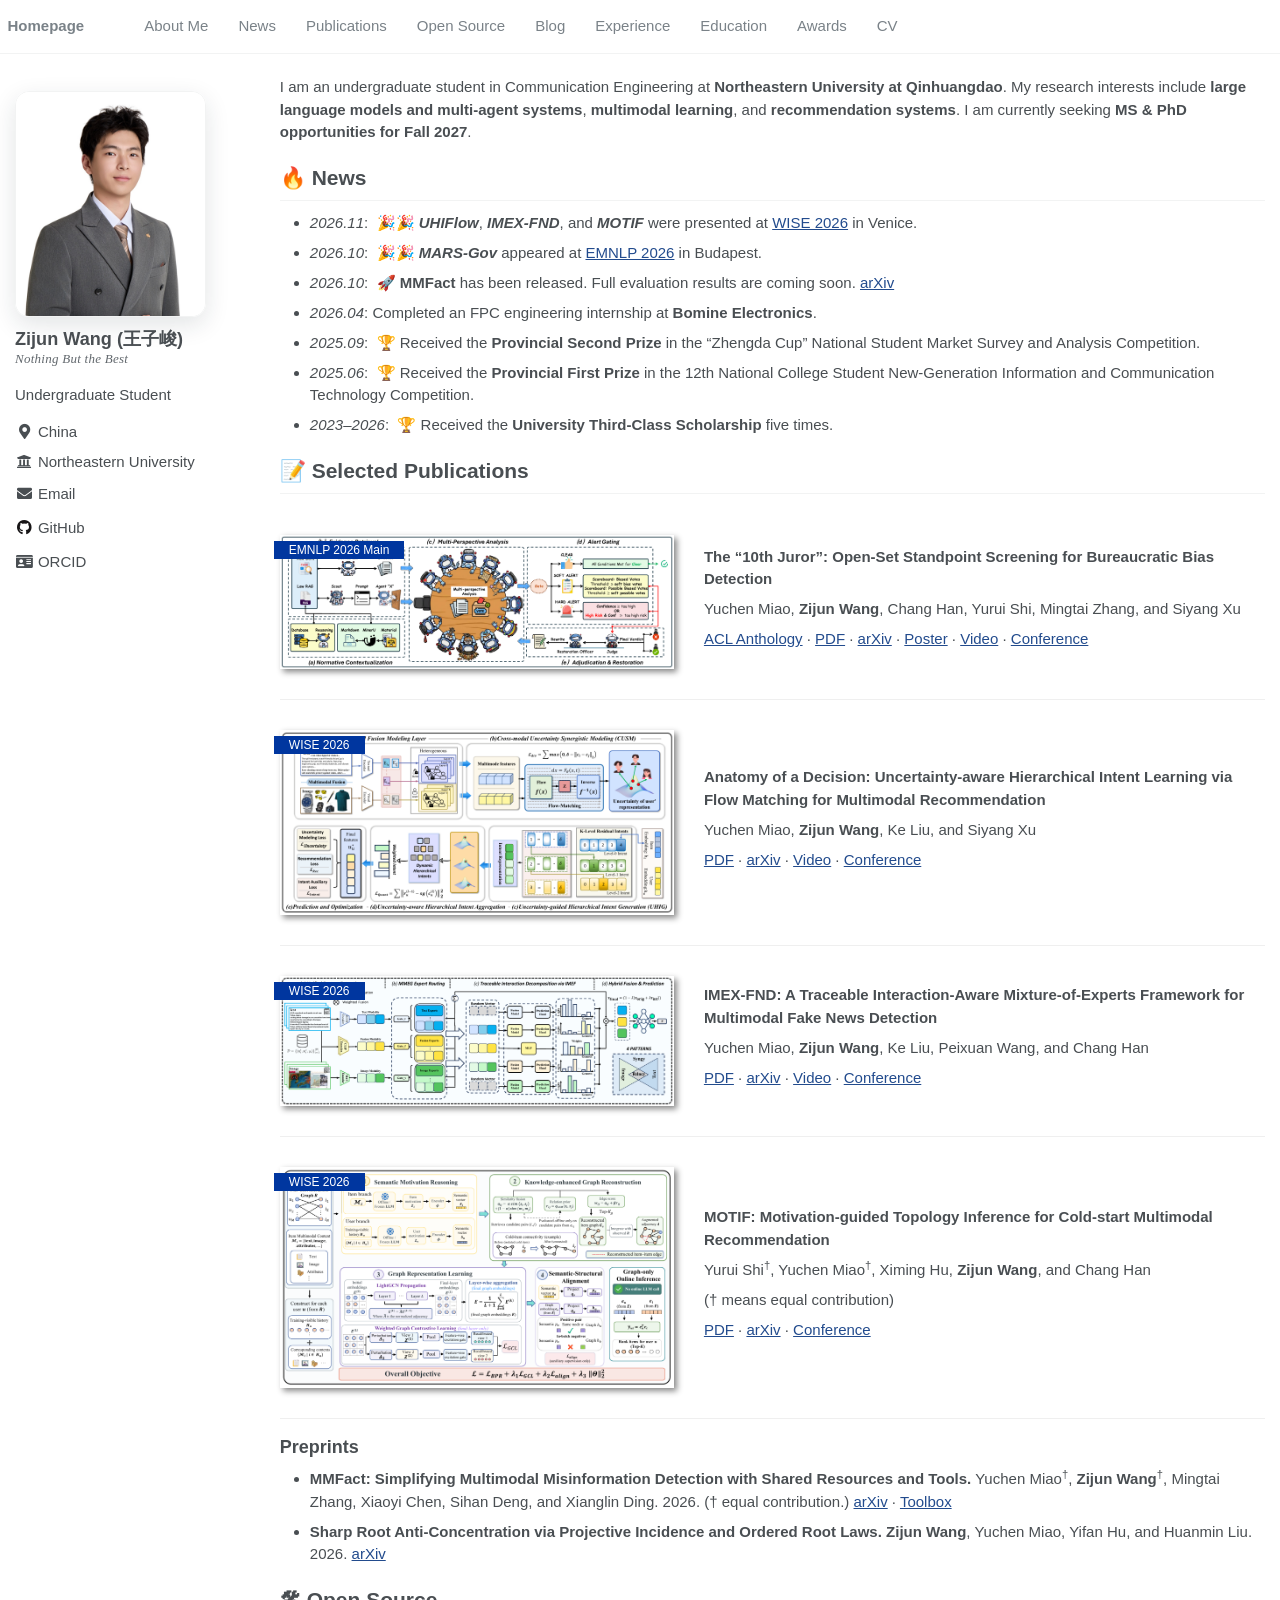
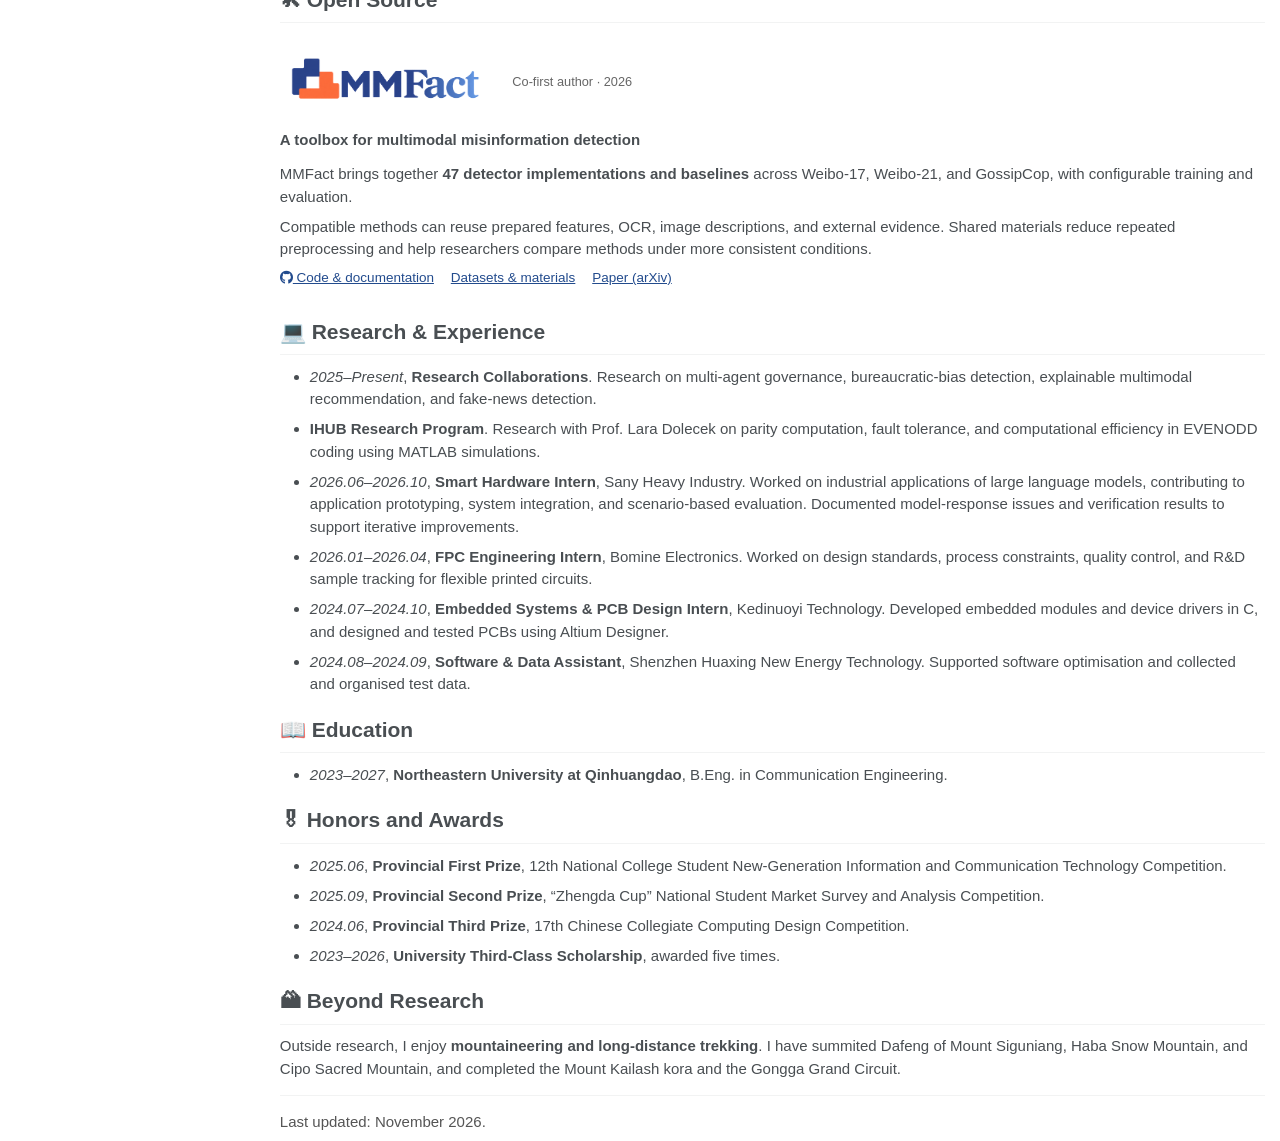
<file: index.html>
<!doctype html>
<html lang="en" class="no-js">
<head>
  <meta charset="utf-8">
  <meta name="viewport" content="width=device-width, initial-scale=1.0">
  <title>Zijun Wang (王子峻) - Homepage</title>
  <meta name="description" content="Zijun Wang, an undergraduate in Communication Engineering at Northeastern University at Qinhuangdao. Research in large language models, multi-agent systems, multimodal learning, and recommendation.">
  <meta name="author" content="Zijun Wang">
  <meta name="theme-color" content="#ffffff">
  <link rel="canonical" href="https://wangzijun.top/">
  <meta property="og:type" content="website">
  <meta property="og:title" content="Zijun Wang (王子峻) - Homepage">
  <meta property="og:description" content="Zijun Wang, an undergraduate in Communication Engineering at Northeastern University at Qinhuangdao. Research in large language models, multi-agent systems, multimodal learning, and recommendation.">
  <meta property="og:url" content="https://wangzijun.top/">
  <meta property="og:image" content="https://wangzijun.top/assets/img/portrait.jpg">
  <meta name="twitter:card" content="summary_large_image">
  <link rel="icon" type="image/jpeg" href="assets/img/portrait.jpg">
  <link rel="stylesheet" href="assets/css/academic.css">
  <link rel="stylesheet" href="styles.css?v=20261113-signature-reference">
  <script src="main.js" defer></script>
</head>
<body>
  <a class="skip-link" href="#content">Skip to content</a>
  <header class="masthead">
    <div class="masthead__inner-wrap">
      <div class="masthead__menu">
        <nav id="site-nav" class="greedy-nav" aria-label="Main navigation">
          <button class="menu-toggle" type="button" aria-label="Open navigation" aria-controls="navigation-links" aria-expanded="false"><span class="navicon"></span></button>
          <ul class="visible-links" id="navigation-links">
            <li class="masthead__menu-item masthead__menu-item--lg masthead__menu-home-item"><a href="#about-me">Homepage</a></li>
            <li class="masthead__menu-item"><a href="#about-me">About Me</a></li>
            <li class="masthead__menu-item"><a href="#news">News</a></li>
            <li class="masthead__menu-item"><a href="#publications">Publications</a></li>
            <li class="masthead__menu-item"><a href="#open-source">Open Source</a></li>
            <li class="masthead__menu-item"><a href="articles.html">Blog</a></li>
            <li class="masthead__menu-item"><a href="#experience">Experience</a></li>
            <li class="masthead__menu-item"><a href="#education">Education</a></li>
            <li class="masthead__menu-item"><a href="#awards">Awards</a></li>
            <li class="masthead__menu-item"><a href="assets/cv.pdf?v=20261122-ai-applications">CV</a></li>
          </ul>
        </nav>
      </div>
    </div>
  </header>

  <main id="main">
    <aside class="sidebar sticky" aria-label="About Zijun Wang">
      <div class="profile_box" itemscope itemtype="https://schema.org/Person">
        <div class="author__avatar author__avatar--formal">
          <img src="assets/img/portrait.jpg" alt="Zijun Wang (王子峻)" width="175" height="208" itemprop="image">
        </div>
        <div class="author__content">
          <h3 class="author__name" itemprop="name">Zijun Wang <span class="author__name-cn">(王子峻)</span></h3>
          <p class="author__signature" lang="en">Nothing But the Best</p>
          <div class="author__urls_sm">
            <a href="mailto:wangzj@mails.neu.edu.cn" aria-label="Email Zijun Wang"><i class="fas fa-fw fa-envelope" aria-hidden="true"></i></a>
            <a href="https://github.com/sgzizi" aria-label="Zijun Wang on GitHub"><i class="fab fa-fw fa-github" aria-hidden="true"></i></a>
            <a href="https://orcid.org/0009-0000-1725-4048" aria-label="Zijun Wang on ORCID"><i class="fas fa-fw fa-id-card" aria-hidden="true"></i></a>
          </div>
        </div>
        <div class="author__urls-wrapper">
          <ul class="author__urls social-icons">
            <li><div class="author__role">Undergraduate Student</div></li>
            <li><i class="fas fa-fw fa-map-marker-alt" aria-hidden="true"></i> China</li>
            <li class="author__affiliation"><i class="fas fa-fw fa-university" aria-hidden="true"></i> Northeastern University</li>
            <li><a href="mailto:wangzj@mails.neu.edu.cn" itemprop="email"><i class="fas fa-fw fa-envelope" aria-hidden="true"></i> Email</a></li>
            <li><a href="https://github.com/sgzizi" itemprop="sameAs"><i class="fab fa-fw fa-github" aria-hidden="true"></i> GitHub</a></li>
            <li><a href="https://orcid.org/0009-0000-1725-4048" itemprop="sameAs"><i class="fas fa-fw fa-id-card" aria-hidden="true"></i> ORCID</a></li>
          </ul>
        </div>
      </div>
    </aside>

    <article class="page" id="content" aria-label="Homepage">
      <div class="page__inner-wrap">
        <div class="page__content">
          <p><span class="anchor" id="about-me"></span><span id="about"></span><span id="top"></span></p>
          <p>I am an undergraduate student in Communication Engineering at <strong>Northeastern University at Qinhuangdao</strong>. My research interests include <strong>large language models and multi-agent systems</strong>, <strong>multimodal learning</strong>, and <strong>recommendation systems</strong>. I am currently seeking <strong>MS &amp; PhD opportunities for Fall 2027</strong>.</p>

          <h1 id="news">🔥 News</h1>
          <ul>
            <li><em>2026.11</em>: &nbsp;🎉🎉 <strong><em>UHIFlow</em></strong>, <strong><em>IMEX-FND</em></strong>, and <strong><em>MOTIF</em></strong> were presented at <a href="https://conferences.sigappfr.org/wise2026/">WISE 2026</a> in Venice.</li>
            <li><em>2026.10</em>: &nbsp;🎉🎉 <strong><em>MARS-Gov</em></strong> appeared at <a href="https://2026.emnlp.org/">EMNLP 2026</a> in Budapest.</li>
            <li><em>2026.10</em>: &nbsp;🚀 <strong>MMFact</strong> has been released. Full evaluation results are coming soon. <a href="https://arxiv.org/abs/2610.34162">arXiv</a></li>
            <li><em>2026.04</em>: Completed an FPC engineering internship at <strong>Bomine Electronics</strong>.</li>
            <li><em>2025.09</em>: &nbsp;🏆 Received the <strong>Provincial Second Prize</strong> in the “Zhengda Cup” National Student Market Survey and Analysis Competition.</li>
            <li><em>2025.06</em>: &nbsp;🏆 Received the <strong>Provincial First Prize</strong> in the 12th National College Student New-Generation Information and Communication Technology Competition.</li>
            <li><em>2023–2026</em>: &nbsp;🏆 Received the <strong>University Third-Class Scholarship</strong> five times.</li>
          </ul>

          <span id="research"></span>
          <h1 id="publications">📝 Selected Publications</h1>

          <div class="paper-box">
            <div class="paper-box-image"><div>
              <div class="badge">EMNLP 2026 Main</div>
              <img src="assets/img/publications/emnlp-10th-juror.png" alt="Framework of The 10th Juror" loading="lazy" width="400">
            </div></div>
            <div class="paper-box-text">
              <p><strong>The “10th Juror”: Open-Set Standpoint Screening for Bureaucratic Bias Detection</strong></p>
              <p>Yuchen Miao, <strong>Zijun Wang</strong>, Chang Han, Yurui Shi, Mingtai Zhang, and Siyang Xu</p>
              <p><a href="https://aclanthology.org/2026.emnlp-main.547/">ACL Anthology</a> · <a href="https://aclanthology.org/2026.emnlp-main.547.pdf">PDF</a> · <a href="https://arxiv.org/abs/2610.11136">arXiv</a> · <a href="https://yuchenmiao04.github.io/files/emnlp-10th-juror-poster.pdf">Poster</a> · <a href="https://www.bilibili.com/video/BV1QHHC6YEsH/">Video</a> · <a href="https://2026.emnlp.org/">Conference</a></p>
            </div>
          </div>

          <div class="paper-box">
            <div class="paper-box-image"><div>
              <div class="badge">WISE 2026</div>
              <img src="assets/img/publications/uhiflow.png" alt="UHIFlow framework" loading="lazy" width="400">
            </div></div>
            <div class="paper-box-text">
              <p><strong>Anatomy of a Decision: Uncertainty-aware Hierarchical Intent Learning via Flow Matching for Multimodal Recommendation</strong></p>
              <p>Yuchen Miao, <strong>Zijun Wang</strong>, Ke Liu, and Siyang Xu</p>
              <p><a href="assets/papers/uhiflow.pdf">PDF</a> · <a href="https://arxiv.org/abs/2609.29609">arXiv</a> · <a href="https://www.bilibili.com/video/BV1sLpt6jEbX/">Video</a> · <a href="https://conferences.sigappfr.org/wise2026/">Conference</a></p>
            </div>
          </div>

          <div class="paper-box">
            <div class="paper-box-image"><div>
              <div class="badge">WISE 2026</div>
              <img src="assets/img/publications/imex-fnd.png" alt="IMEX-FND framework" loading="lazy" width="400">
            </div></div>
            <div class="paper-box-text">
              <p><strong>IMEX-FND: A Traceable Interaction-Aware Mixture-of-Experts Framework for Multimodal Fake News Detection</strong></p>
              <p>Yuchen Miao, <strong>Zijun Wang</strong>, Ke Liu, Peixuan Wang, and Chang Han</p>
              <p><a href="assets/papers/imex-fnd.pdf">PDF</a> · <a href="https://arxiv.org/abs/2609.29610">arXiv</a> · <a href="https://www.bilibili.com/video/BV16Hpx6YENu/">Video</a> · <a href="https://conferences.sigappfr.org/wise2026/">Conference</a></p>
            </div>
          </div>

          <div class="paper-box">
            <div class="paper-box-image"><div>
              <div class="badge">WISE 2026</div>
              <img src="assets/img/publications/motif.png" alt="MOTIF framework" loading="lazy" width="400">
            </div></div>
            <div class="paper-box-text">
              <p><strong>MOTIF: Motivation-guided Topology Inference for Cold-start Multimodal Recommendation</strong></p>
              <p>Yurui Shi<sup>†</sup>, Yuchen Miao<sup>†</sup>, Ximing Hu, <strong>Zijun Wang</strong>, and Chang Han</p>
              <p>(† means equal contribution)</p>
              <p><a href="assets/papers/motif.pdf">PDF</a> · <a href="https://arxiv.org/abs/2608.25381">arXiv</a> · <a href="https://conferences.sigappfr.org/wise2026/">Conference</a></p>
            </div>
          </div>

          <h2 id="preprints">Preprints</h2>
          <ul>
            <li><strong>MMFact: Simplifying Multimodal Misinformation Detection with Shared Resources and Tools.</strong> Yuchen Miao<sup>†</sup>, <strong>Zijun Wang</strong><sup>†</sup>, Mingtai Zhang, Xiaoyi Chen, Sihan Deng, and Xianglin Ding. 2026. († equal contribution.) <a href="https://arxiv.org/abs/2610.34162">arXiv</a> · <a href="#mmfact">Toolbox</a></li>
            <li><strong>Sharp Root Anti-Concentration via Projective Incidence and Ordered Root Laws.</strong> <strong>Zijun Wang</strong>, Yuchen Miao, Yifan Hu, and Huanmin Liu. 2026. <a href="https://arxiv.org/abs/2608.01670">arXiv</a></li>
          </ul>

          <h1 id="open-source">🛠 Open Source</h1>
          <section class="open-source-project" id="mmfact" aria-labelledby="mmfact-title">
            <div class="open-source-project__header">
              <h2 id="mmfact-title"><a href="https://github.com/yuchenmiao04/MMFact"><img src="assets/img/projects/mmfact.png" alt="MMFact" width="2172" height="724" loading="lazy"></a></h2>
              <p class="open-source-project__meta">Co-first author · 2026</p>
            </div>
            <p class="open-source-project__subtitle">A toolbox for multimodal misinformation detection</p>
            <p>MMFact brings together <strong>47 detector implementations and baselines</strong> across Weibo-17, Weibo-21, and GossipCop, with configurable training and evaluation.</p>
            <p>Compatible methods can reuse prepared features, OCR, image descriptions, and external evidence. Shared materials reduce repeated preprocessing and help researchers compare methods under more consistent conditions.</p>
            <p class="open-source-project__links">
              <a href="https://github.com/yuchenmiao04/MMFact"><i class="fab fa-github" aria-hidden="true"></i> Code &amp; documentation</a>
              <a href="https://huggingface.co/datasets/PNemo/MMFact">Datasets &amp; materials</a>
              <a href="https://arxiv.org/abs/2610.34162">Paper (arXiv)</a>
            </p>
          </section>

          <h1 id="experience">💻 Research &amp; Experience</h1>
          <ul>
            <li><em>2025–Present</em>, <strong>Research Collaborations</strong>. Research on multi-agent governance, bureaucratic-bias detection, explainable multimodal recommendation, and fake-news detection.</li>
            <li><strong>IHUB Research Program</strong>. Research with Prof. Lara Dolecek on parity computation, fault tolerance, and computational efficiency in EVENODD coding using MATLAB simulations.</li>
            <li><em>2026.06–2026.10</em>, <strong>Smart Hardware Intern</strong>, Sany Heavy Industry. Worked on industrial applications of large language models, contributing to application prototyping, system integration, and scenario-based evaluation. Documented model-response issues and verification results to support iterative improvements.</li>
            <li><em>2026.01–2026.04</em>, <strong>FPC Engineering Intern</strong>, Bomine Electronics. Worked on design standards, process constraints, quality control, and R&amp;D sample tracking for flexible printed circuits.</li>
            <li><em>2024.07–2024.10</em>, <strong>Embedded Systems &amp; PCB Design Intern</strong>, Kedinuoyi Technology. Developed embedded modules and device drivers in C, and designed and tested PCBs using Altium Designer.</li>
            <li><em>2024.08–2024.09</em>, <strong>Software &amp; Data Assistant</strong>, Shenzhen Huaxing New Energy Technology. Supported software optimisation and collected and organised test data.</li>
          </ul>

          <h1 id="education">📖 Education</h1>
          <ul>
            <li><em>2023–2027</em>, <strong>Northeastern University at Qinhuangdao</strong>, B.Eng. in Communication Engineering.</li>
          </ul>

          <h1 id="awards">🎖 Honors and Awards</h1>
          <ul>
            <li><em>2025.06</em>, <strong>Provincial First Prize</strong>, 12th National College Student New-Generation Information and Communication Technology Competition.</li>
            <li><em>2025.09</em>, <strong>Provincial Second Prize</strong>, “Zhengda Cup” National Student Market Survey and Analysis Competition.</li>
            <li><em>2024.06</em>, <strong>Provincial Third Prize</strong>, 17th Chinese Collegiate Computing Design Competition.</li>
            <li><em>2023–2026</em>, <strong>University Third-Class Scholarship</strong>, awarded five times.</li>
          </ul>

          <h1 id="beyond-research">🏔 Beyond Research</h1>
          <p>Outside research, I enjoy <strong>mountaineering and long-distance trekking</strong>. I have summited Dafeng of Mount Siguniang, Haba Snow Mountain, and Cipo Sacred Mountain, and completed the Mount Kailash kora and the Gongga Grand Circuit.</p>

          <hr>
          <p class="last-updated">Last updated: November 2026.</p>
        </div>
      </div>
    </article>
  </main>
</body>
</html>
<!-- Maintenance annotation; functional content is unchanged. -->
</file>
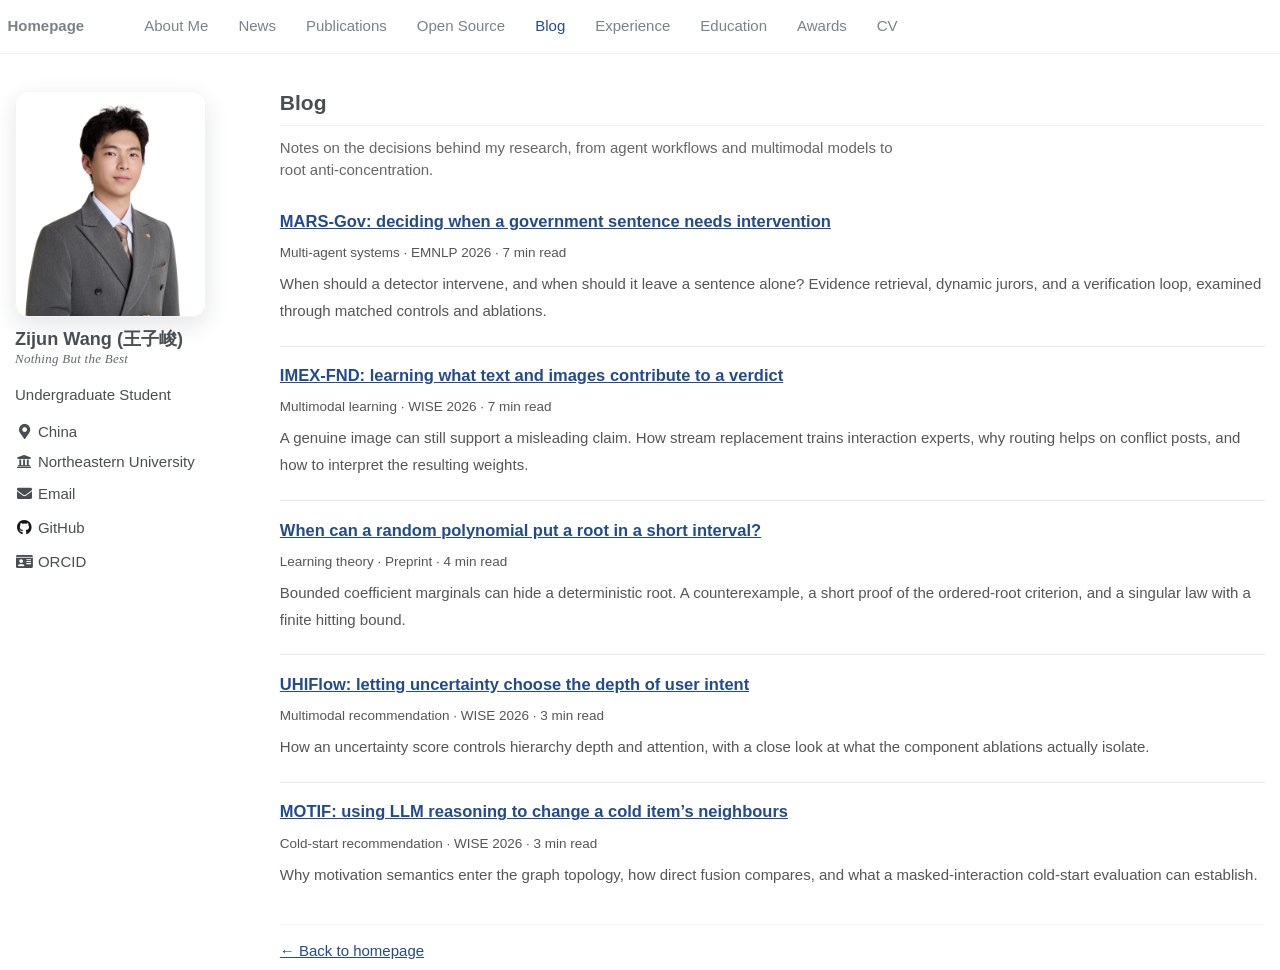
<file: articles.html>
<!doctype html>
<html lang="en" class="no-js">
<head>
  <meta charset="utf-8">
  <meta name="viewport" content="width=device-width, initial-scale=1.0">
  <title>Blog - Zijun Wang (王子峻)</title>
  <meta name="description" content="Notes on the decisions behind my research, from agent workflows and multimodal models to root anti-concentration.">
  <meta name="author" content="Zijun Wang">
  <meta name="theme-color" content="#ffffff">
  <link rel="canonical" href="https://wangzijun.top/articles.html">
  <meta property="og:type" content="website">
  <meta property="og:title" content="Blog - Zijun Wang (王子峻)">
  <meta property="og:description" content="Notes on the decisions behind my research, from agent workflows and multimodal models to root anti-concentration.">
  <meta property="og:url" content="https://wangzijun.top/articles.html">
  <meta property="og:image" content="https://wangzijun.top/assets/img/portrait.jpg">
  <meta name="twitter:card" content="summary_large_image">
  <link rel="icon" type="image/jpeg" href="assets/img/portrait.jpg">
  <link rel="stylesheet" href="assets/css/academic.css">
  <link rel="stylesheet" href="styles.css?v=20261113-signature-reference">
  <script src="main.js" defer></script>
</head>
<body>
  <a class="skip-link" href="#content">Skip to content</a>
  <header class="masthead">
    <div class="masthead__inner-wrap">
      <div class="masthead__menu">
        <nav id="site-nav" class="greedy-nav" aria-label="Main navigation">
          <button class="menu-toggle" type="button" aria-label="Open navigation" aria-controls="navigation-links" aria-expanded="false"><span class="navicon"></span></button>
          <ul class="visible-links" id="navigation-links">
            <li class="masthead__menu-item masthead__menu-item--lg masthead__menu-home-item"><a href="index.html">Homepage</a></li>
            <li class="masthead__menu-item"><a href="index.html#about-me">About Me</a></li>
            <li class="masthead__menu-item"><a href="index.html#news">News</a></li>
            <li class="masthead__menu-item"><a href="index.html#publications">Publications</a></li>
            <li class="masthead__menu-item"><a href="index.html#open-source">Open Source</a></li>
            <li class="masthead__menu-item"><a href="articles.html" aria-current="page">Blog</a></li>
            <li class="masthead__menu-item"><a href="index.html#experience">Experience</a></li>
            <li class="masthead__menu-item"><a href="index.html#education">Education</a></li>
            <li class="masthead__menu-item"><a href="index.html#awards">Awards</a></li>
            <li class="masthead__menu-item"><a href="assets/cv.pdf?v=20261122-ai-applications">CV</a></li>
          </ul>
        </nav>
      </div>
    </div>
  </header>

  <main id="main">
    <aside class="sidebar sticky" aria-label="About Zijun Wang">
      <div class="profile_box" itemscope itemtype="https://schema.org/Person">
        <div class="author__avatar author__avatar--formal">
          <img src="assets/img/portrait.jpg" alt="Zijun Wang (王子峻)" width="175" height="208" itemprop="image">
        </div>
        <div class="author__content">
          <h3 class="author__name" itemprop="name">Zijun Wang <span class="author__name-cn">(王子峻)</span></h3>
          <p class="author__signature" lang="en">Nothing But the Best</p>
          <div class="author__urls_sm">
            <a href="mailto:wangzj@mails.neu.edu.cn" aria-label="Email Zijun Wang"><i class="fas fa-fw fa-envelope" aria-hidden="true"></i></a>
            <a href="https://github.com/sgzizi" aria-label="Zijun Wang on GitHub"><i class="fab fa-fw fa-github" aria-hidden="true"></i></a>
            <a href="https://orcid.org/0009-0000-1725-4048" aria-label="Zijun Wang on ORCID"><i class="fas fa-fw fa-id-card" aria-hidden="true"></i></a>
          </div>
        </div>
        <div class="author__urls-wrapper">
          <ul class="author__urls social-icons">
            <li><div class="author__role">Undergraduate Student</div></li>
            <li><i class="fas fa-fw fa-map-marker-alt" aria-hidden="true"></i> China</li>
            <li class="author__affiliation"><i class="fas fa-fw fa-university" aria-hidden="true"></i> Northeastern University</li>
            <li><a href="mailto:wangzj@mails.neu.edu.cn" itemprop="email"><i class="fas fa-fw fa-envelope" aria-hidden="true"></i> Email</a></li>
            <li><a href="https://github.com/sgzizi" itemprop="sameAs"><i class="fab fa-fw fa-github" aria-hidden="true"></i> GitHub</a></li>
            <li><a href="https://orcid.org/0009-0000-1725-4048" itemprop="sameAs"><i class="fas fa-fw fa-id-card" aria-hidden="true"></i> ORCID</a></li>
          </ul>
        </div>
      </div>
    </aside>

    <article class="page" id="content" aria-label="Blog">
      <div class="page__inner-wrap">
        <div class="page__content">
          <h1>Blog</h1>
          <p class="blog-intro">Notes on the decisions behind my research, from agent workflows and multimodal models to root anti-concentration.</p>
          <div class="blog-list">
            <section class="blog-list__entry">
              <h2><a href="posts/mars-gov.html">MARS-Gov: deciding when a government sentence needs intervention</a></h2>
              <p class="blog-list__meta">Multi-agent systems · EMNLP 2026 · 7 min read</p>
              <p>When should a detector intervene, and when should it leave a sentence alone? Evidence retrieval, dynamic jurors, and a verification loop, examined through matched controls and ablations.</p>
            </section>
            <section class="blog-list__entry">
              <h2><a href="posts/imex-fnd.html">IMEX-FND: learning what text and images contribute to a verdict</a></h2>
              <p class="blog-list__meta">Multimodal learning · WISE 2026 · 7 min read</p>
              <p>A genuine image can still support a misleading claim. How stream replacement trains interaction experts, why routing helps on conflict posts, and how to interpret the resulting weights.</p>
            </section>
            <section class="blog-list__entry">
              <h2><a href="posts/sharp-root.html">When can a random polynomial put a root in a short interval?</a></h2>
              <p class="blog-list__meta">Learning theory · Preprint · 4 min read</p>
              <p>Bounded coefficient marginals can hide a deterministic root. A counterexample, a short proof of the ordered-root criterion, and a singular law with a finite hitting bound.</p>
            </section>
            <section class="blog-list__entry">
              <h2><a href="posts/uhiflow.html">UHIFlow: letting uncertainty choose the depth of user intent</a></h2>
              <p class="blog-list__meta">Multimodal recommendation · WISE 2026 · 3 min read</p>
              <p>How an uncertainty score controls hierarchy depth and attention, with a close look at what the component ablations actually isolate.</p>
            </section>
            <section class="blog-list__entry">
              <h2><a href="posts/motif.html">MOTIF: using LLM reasoning to change a cold item’s neighbours</a></h2>
              <p class="blog-list__meta">Cold-start recommendation · WISE 2026 · 3 min read</p>
              <p>Why motivation semantics enter the graph topology, how direct fusion compares, and what a masked-interaction cold-start evaluation can establish.</p>
            </section>
          </div>
          <hr>
          <p><a href="index.html">← Back to homepage</a></p>
        </div>
      </div>
    </article>
  </main>
</body>
</html>
<!-- Maintenance annotation; functional content is unchanged. -->
</file>
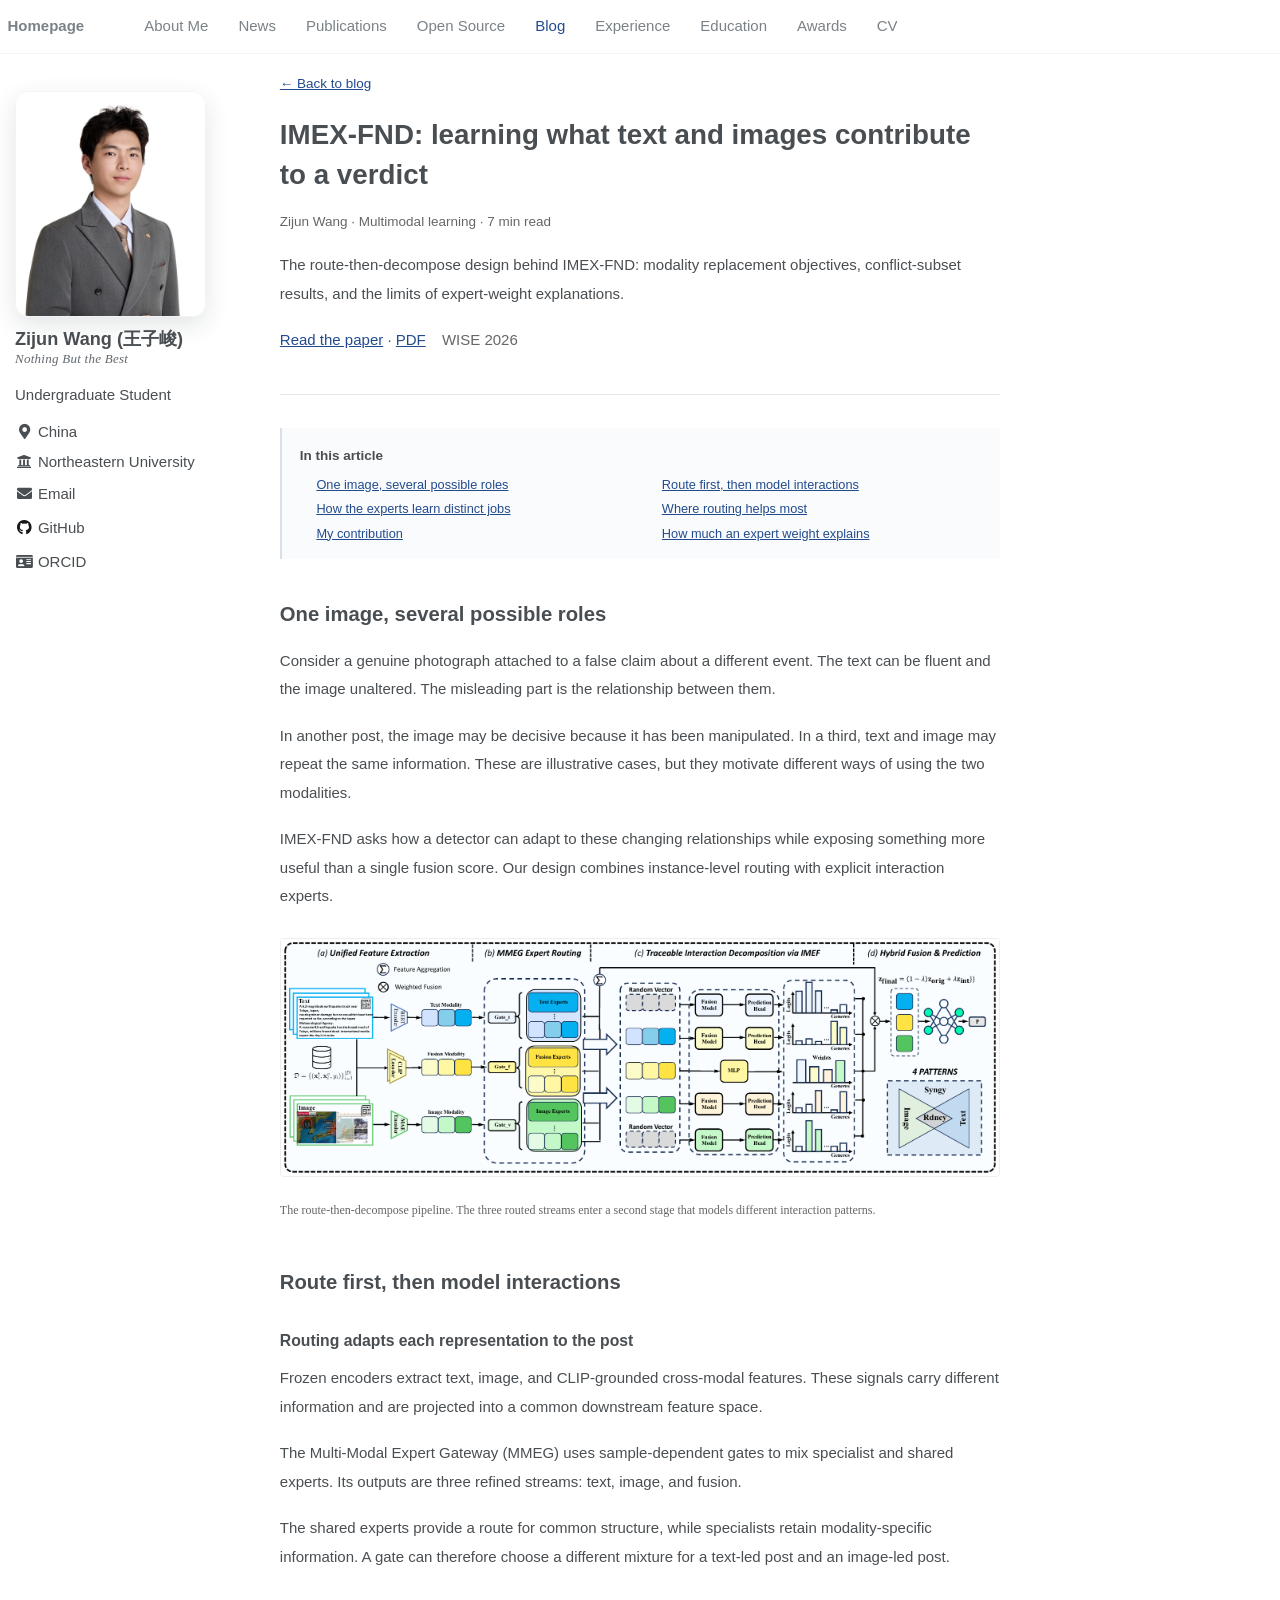
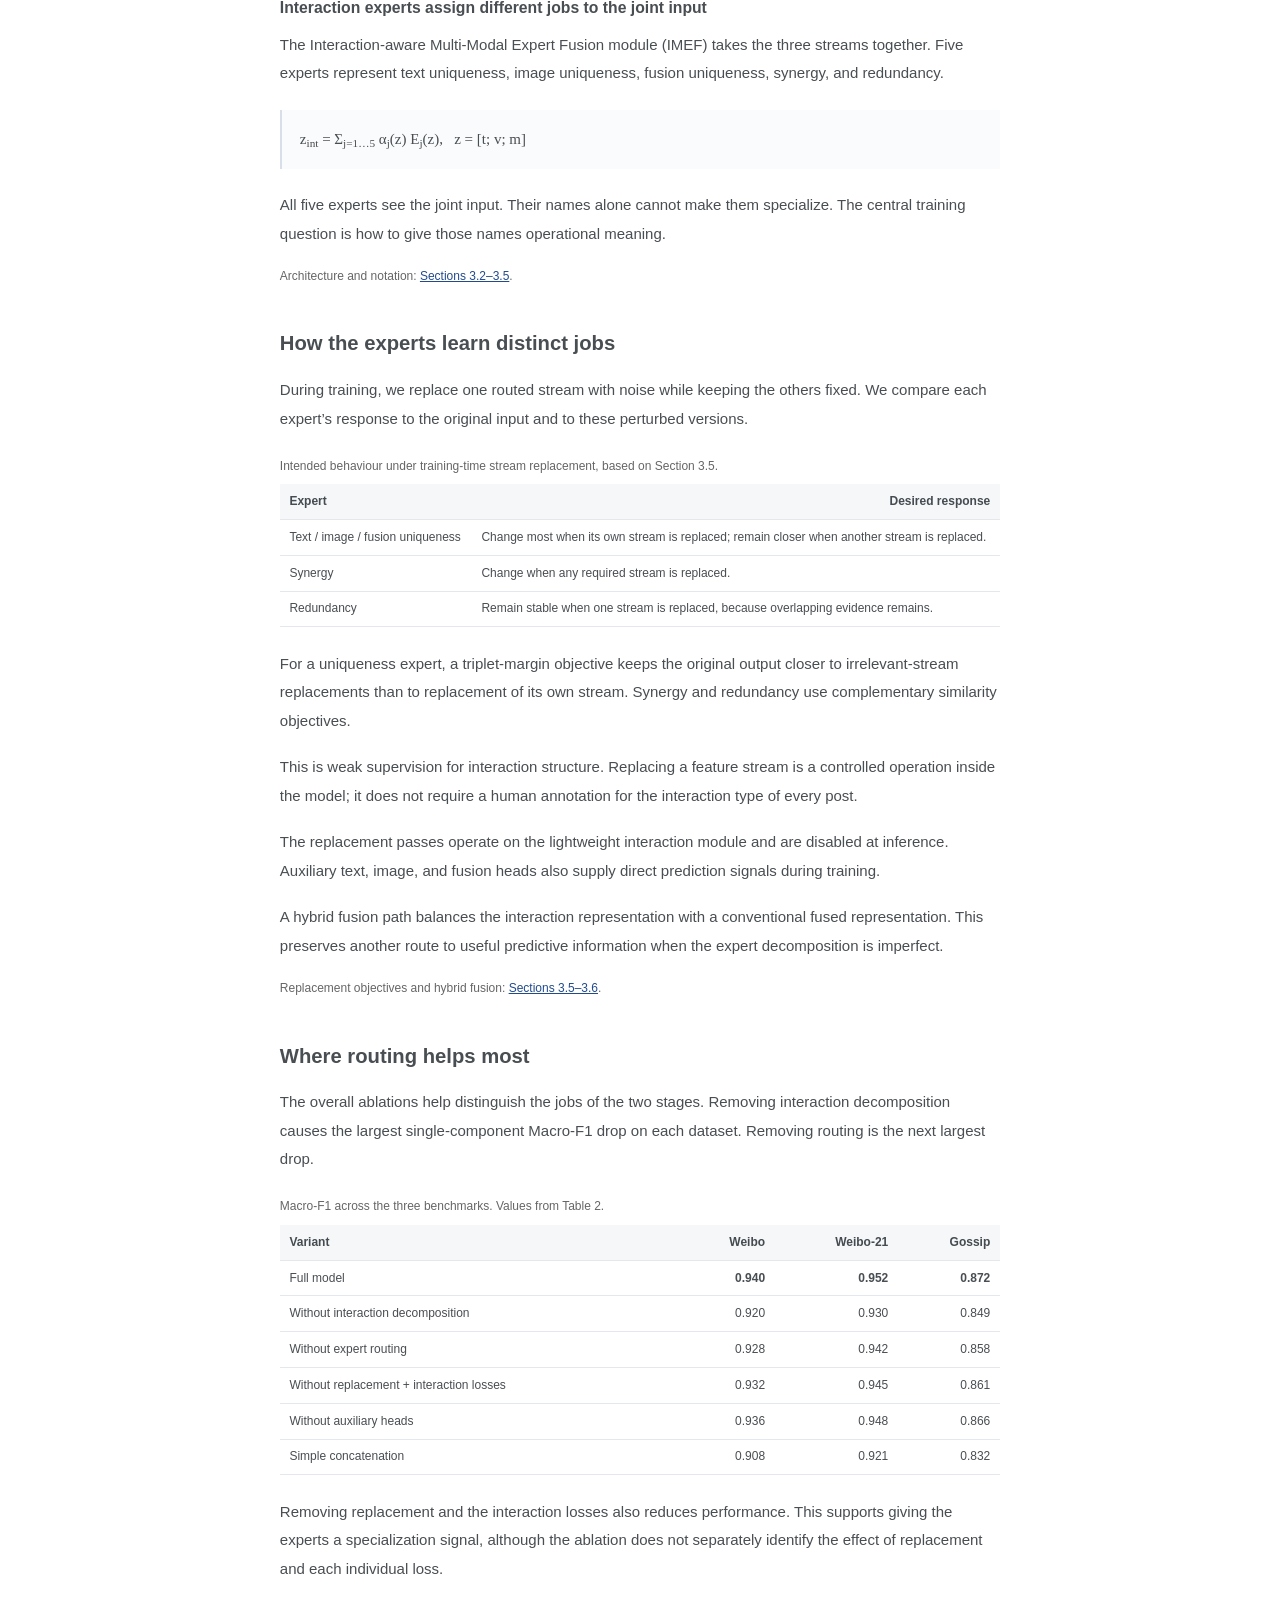
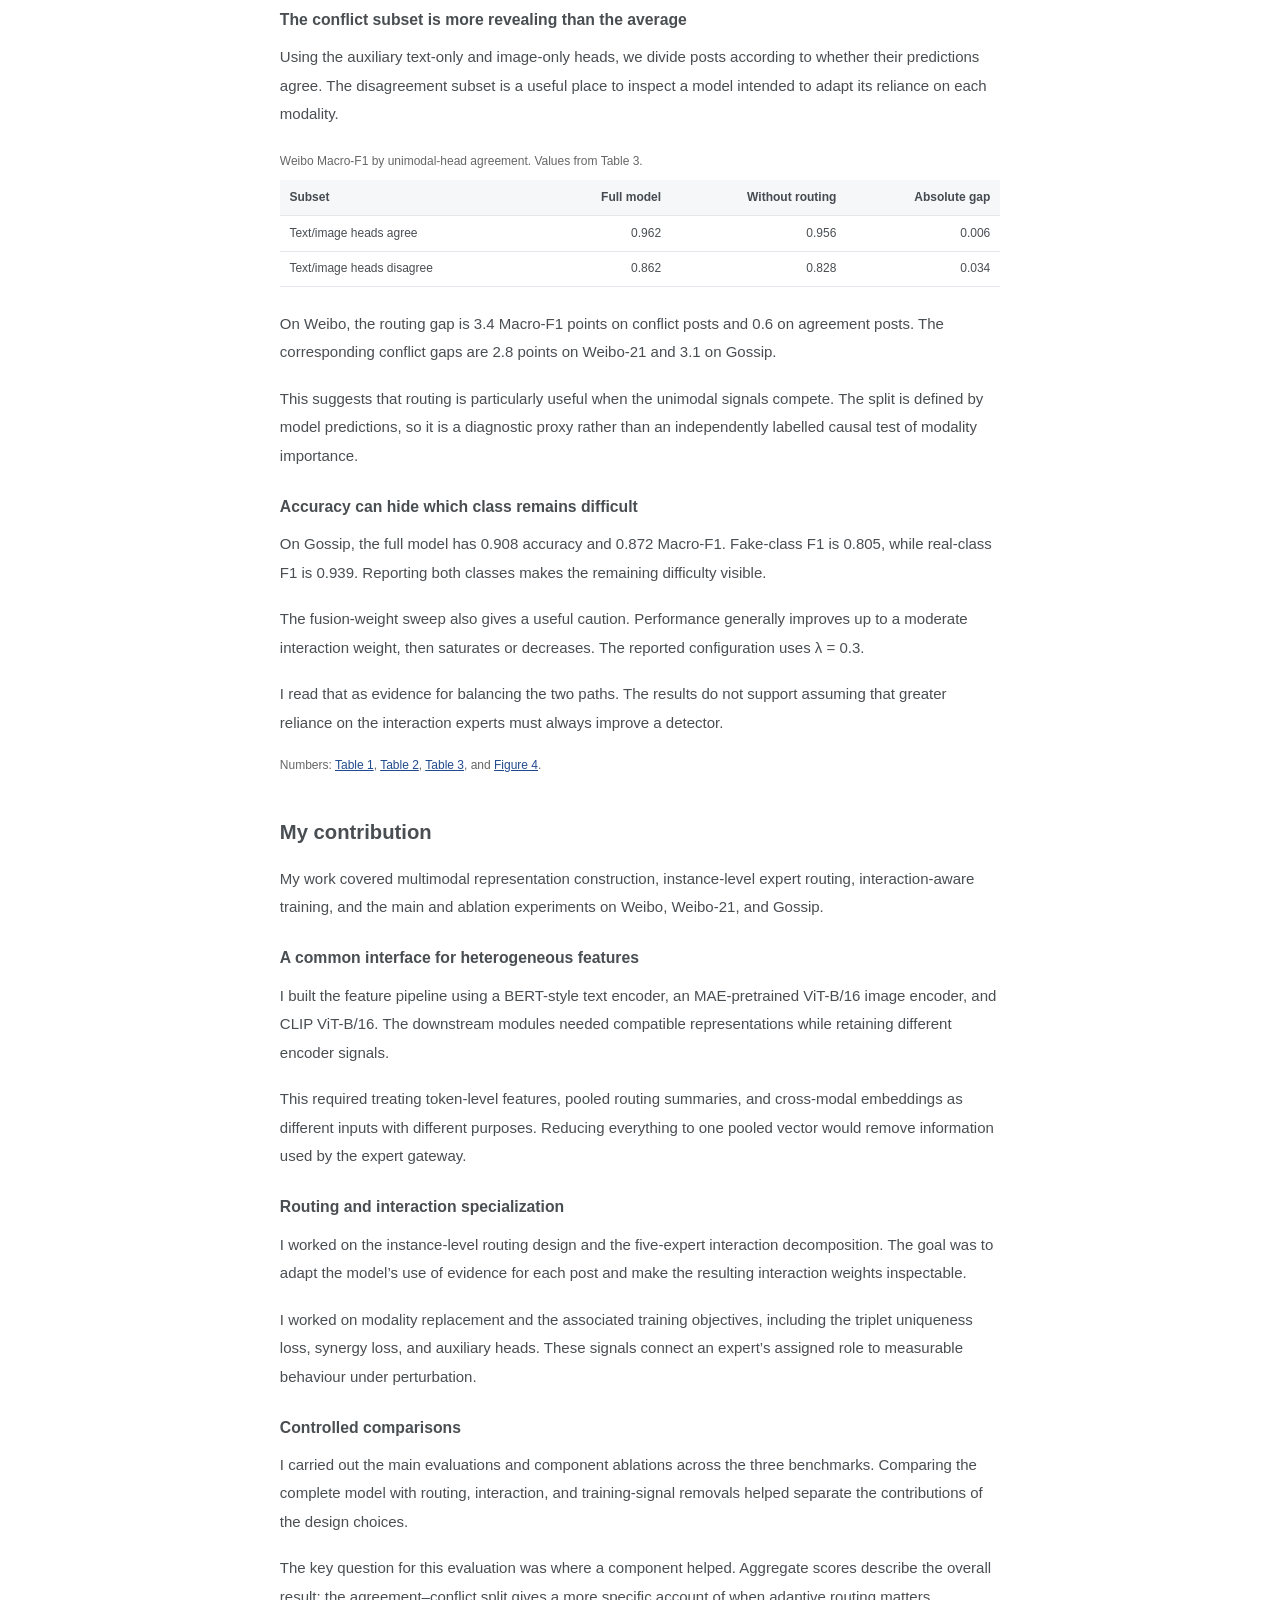
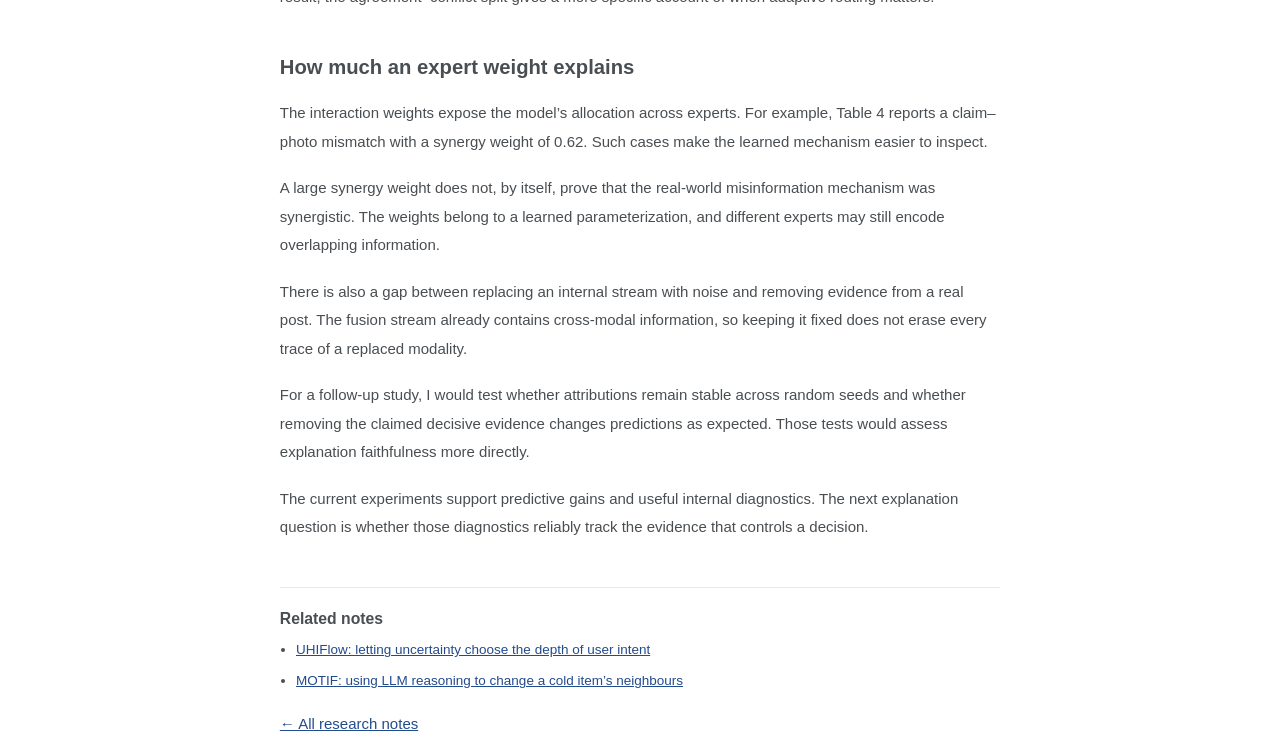
<file: posts/imex-fnd.html>
<!doctype html>
<html lang="en" class="no-js">
<head>
  <meta charset="utf-8">
  <meta name="viewport" content="width=device-width, initial-scale=1.0">
  <title>IMEX-FND: learning what text and images contribute to a verdict - Zijun Wang</title>
  <meta name="description" content="The route-then-decompose design behind IMEX-FND: modality replacement objectives, conflict-subset results, and the limits of expert-weight explanations.">
  <meta name="author" content="Zijun Wang">
  <meta name="theme-color" content="#ffffff">
  <link rel="canonical" href="https://wangzijun.top/posts/imex-fnd.html">
  <meta property="og:type" content="article">
  <meta property="og:title" content="IMEX-FND: learning what text and images contribute to a verdict - Zijun Wang">
  <meta property="og:description" content="The route-then-decompose design behind IMEX-FND: modality replacement objectives, conflict-subset results, and the limits of expert-weight explanations.">
  <meta property="og:url" content="https://wangzijun.top/posts/imex-fnd.html">
  <meta property="og:image" content="https://wangzijun.top/assets/img/portrait.jpg">
  <meta name="twitter:card" content="summary_large_image">
  <link rel="icon" type="image/jpeg" href="../assets/img/portrait.jpg">
  <link rel="stylesheet" href="../assets/css/academic.css">
  <link rel="stylesheet" href="../styles.css?v=20261113-signature-reference">
  <script src="../main.js" defer></script>
</head>
<body>
  <a class="skip-link" href="#content">Skip to content</a>
  <header class="masthead">
    <div class="masthead__inner-wrap">
      <div class="masthead__menu">
        <nav id="site-nav" class="greedy-nav" aria-label="Main navigation">
          <button class="menu-toggle" type="button" aria-label="Open navigation" aria-controls="navigation-links" aria-expanded="false"><span class="navicon"></span></button>
          <ul class="visible-links" id="navigation-links">
            <li class="masthead__menu-item masthead__menu-item--lg masthead__menu-home-item"><a href="../index.html">Homepage</a></li>
            <li class="masthead__menu-item"><a href="../index.html#about-me">About Me</a></li>
            <li class="masthead__menu-item"><a href="../index.html#news">News</a></li>
            <li class="masthead__menu-item"><a href="../index.html#publications">Publications</a></li>
            <li class="masthead__menu-item"><a href="../index.html#open-source">Open Source</a></li>
            <li class="masthead__menu-item"><a href="../articles.html" aria-current="page">Blog</a></li>
            <li class="masthead__menu-item"><a href="../index.html#experience">Experience</a></li>
            <li class="masthead__menu-item"><a href="../index.html#education">Education</a></li>
            <li class="masthead__menu-item"><a href="../index.html#awards">Awards</a></li>
            <li class="masthead__menu-item"><a href="../assets/cv.pdf?v=20261122-ai-applications">CV</a></li>
          </ul>
        </nav>
      </div>
    </div>
  </header>

  <main id="main">
    <aside class="sidebar sticky" aria-label="About Zijun Wang">
      <div class="profile_box" itemscope itemtype="https://schema.org/Person">
        <div class="author__avatar author__avatar--formal">
          <img src="../assets/img/portrait.jpg" alt="Zijun Wang (王子峻)" width="175" height="208" itemprop="image">
        </div>
        <div class="author__content">
          <h3 class="author__name" itemprop="name">Zijun Wang <span class="author__name-cn">(王子峻)</span></h3>
          <p class="author__signature" lang="en">Nothing But the Best</p>
          <div class="author__urls_sm">
            <a href="mailto:wangzj@mails.neu.edu.cn" aria-label="Email Zijun Wang"><i class="fas fa-fw fa-envelope" aria-hidden="true"></i></a>
            <a href="https://github.com/sgzizi" aria-label="Zijun Wang on GitHub"><i class="fab fa-fw fa-github" aria-hidden="true"></i></a>
            <a href="https://orcid.org/0009-0000-1725-4048" aria-label="Zijun Wang on ORCID"><i class="fas fa-fw fa-id-card" aria-hidden="true"></i></a>
          </div>
        </div>
        <div class="author__urls-wrapper">
          <ul class="author__urls social-icons">
            <li><div class="author__role">Undergraduate Student</div></li>
            <li><i class="fas fa-fw fa-map-marker-alt" aria-hidden="true"></i> China</li>
            <li class="author__affiliation"><i class="fas fa-fw fa-university" aria-hidden="true"></i> Northeastern University</li>
            <li><a href="mailto:wangzj@mails.neu.edu.cn" itemprop="email"><i class="fas fa-fw fa-envelope" aria-hidden="true"></i> Email</a></li>
            <li><a href="https://github.com/sgzizi" itemprop="sameAs"><i class="fab fa-fw fa-github" aria-hidden="true"></i> GitHub</a></li>
            <li><a href="https://orcid.org/0009-0000-1725-4048" itemprop="sameAs"><i class="fas fa-fw fa-id-card" aria-hidden="true"></i> ORCID</a></li>
          </ul>
        </div>
      </div>
    </aside>

    <article class="page" id="content" aria-label="Research article">
      <div class="page__inner-wrap">
        <div class="page__content">
          <div class="blog-article">
<header class="blog-article__header">
<a class="blog-article__back" href="../articles.html">← Back to blog</a>
<h1>IMEX-FND: learning what text and images contribute to a verdict</h1>
<p class="blog-list__meta">Zijun Wang · Multimodal learning · 7 min read</p>
<p>The route-then-decompose design behind IMEX-FND: modality replacement objectives, conflict-subset results, and the limits of expert-weight explanations.</p>
<p class="blog-article__links"><a href="https://arxiv.org/abs/2609.29610">Read the paper</a> · <a href="../assets/papers/imex-fnd.pdf">PDF</a> <span class="blog-article__venue">WISE 2026</span></p>
</header>
<nav class="blog-toc" aria-label="In this article">
<p>In this article</p><ol><li><a href="#problem">One image, several possible roles</a></li>
<li><a href="#mechanism">Route first, then model interactions</a></li>
<li><a href="#training">How the experts learn distinct jobs</a></li>
<li><a href="#results">Where routing helps most</a></li>
<li><a href="#contribution">My contribution</a></li>
<li><a href="#limits">How much an expert weight explains</a></li></ol>
</nav>

<h2 id="problem">One image, several possible roles</h2>
<p>Consider a genuine photograph attached to a false claim about a different event. The text can be fluent and the image unaltered. The misleading part is the relationship between them.</p>
<p>In another post, the image may be decisive because it has been manipulated. In a third, text and image may repeat the same information. These are illustrative cases, but they motivate different ways of using the two modalities.</p>
<p>IMEX-FND asks how a detector can adapt to these changing relationships while exposing something more useful than a single fusion score. Our design combines instance-level routing with explicit interaction experts.</p>
<figure class="blog-figure">
<a href="../assets/img/publications/imex-fnd.png" aria-label="View full-size research figure"><img src="../assets/img/publications/imex-fnd.png" width="1800" height="593" alt="IMEX-FND architecture with pretrained encoders, modality-specific expert routing, five interaction experts, and auxiliary prediction heads." loading="lazy"></a>
<figcaption>The route-then-decompose pipeline. The three routed streams enter a second stage that models different interaction patterns.</figcaption>
</figure>
<h2 id="mechanism">Route first, then model interactions</h2>
<h3>Routing adapts each representation to the post</h3>
<p>Frozen encoders extract text, image, and CLIP-grounded cross-modal features. These signals carry different information and are projected into a common downstream feature space.</p>
<p>The Multi-Modal Expert Gateway (MMEG) uses sample-dependent gates to mix specialist and shared experts. Its outputs are three refined streams: text, image, and fusion.</p>
<p>The shared experts provide a route for common structure, while specialists retain modality-specific information. A gate can therefore choose a different mixture for a text-led post and an image-led post.</p>
<h3>Interaction experts assign different jobs to the joint input</h3>
<p>The Interaction-aware Multi-Modal Expert Fusion module (IMEF) takes the three streams together. Five experts represent text uniqueness, image uniqueness, fusion uniqueness, synergy, and redundancy.</p>
<div class="blog-equation" aria-label="The interaction feature is the sum of five expert outputs weighted by sample-specific alpha values">z<sub>int</sub> = Σ<sub>j=1…5</sub> α<sub>j</sub>(z) E<sub>j</sub>(z), &nbsp; z = [t; v; m]</div>
<p>All five experts see the joint input. Their names alone cannot make them specialize. The central training question is how to give those names operational meaning.</p>
<p class="blog-source">Architecture and notation: <a href="../assets/papers/imex-fnd.pdf#page=5">Sections 3.2–3.5</a>.</p>

<h2 id="training">How the experts learn distinct jobs</h2>
<p>During training, we replace one routed stream with noise while keeping the others fixed. We compare each expert’s response to the original input and to these perturbed versions.</p>
<div class="blog-table blog-table--text" role="region" aria-label="Intended behaviour under training-time stream replacement, based on Section 3.5." tabindex="0">
<table><caption>Intended behaviour under training-time stream replacement, based on Section 3.5.</caption><thead><tr><th scope="col">Expert</th><th scope="col">Desired response</th></tr></thead><tbody><tr><th scope="row">Text / image / fusion uniqueness</th><td>Change most when its own stream is replaced; remain closer when another stream is replaced.</td></tr>
<tr><th scope="row">Synergy</th><td>Change when any required stream is replaced.</td></tr>
<tr><th scope="row">Redundancy</th><td>Remain stable when one stream is replaced, because overlapping evidence remains.</td></tr></tbody></table>
</div>
<p>For a uniqueness expert, a triplet-margin objective keeps the original output closer to irrelevant-stream replacements than to replacement of its own stream. Synergy and redundancy use complementary similarity objectives.</p>
<p>This is weak supervision for interaction structure. Replacing a feature stream is a controlled operation inside the model; it does not require a human annotation for the interaction type of every post.</p>
<p>The replacement passes operate on the lightweight interaction module and are disabled at inference. Auxiliary text, image, and fusion heads also supply direct prediction signals during training.</p>
<p>A hybrid fusion path balances the interaction representation with a conventional fused representation. This preserves another route to useful predictive information when the expert decomposition is imperfect.</p>
<p class="blog-source">Replacement objectives and hybrid fusion: <a href="../assets/papers/imex-fnd.pdf#page=7">Sections 3.5–3.6</a>.</p>

<h2 id="results">Where routing helps most</h2>
<p>The overall ablations help distinguish the jobs of the two stages. Removing interaction decomposition causes the largest single-component Macro-F1 drop on each dataset. Removing routing is the next largest drop.</p>
<div class="blog-table" role="region" aria-label="Macro-F1 across the three benchmarks. Values from Table 2." tabindex="0">
<table><caption>Macro-F1 across the three benchmarks. Values from Table 2.</caption><thead><tr><th scope="col">Variant</th><th scope="col">Weibo</th><th scope="col">Weibo-21</th><th scope="col">Gossip</th></tr></thead><tbody><tr><th scope="row">Full model</th><td><strong>0.940</strong></td><td><strong>0.952</strong></td><td><strong>0.872</strong></td></tr>
<tr><th scope="row">Without interaction decomposition</th><td>0.920</td><td>0.930</td><td>0.849</td></tr>
<tr><th scope="row">Without expert routing</th><td>0.928</td><td>0.942</td><td>0.858</td></tr>
<tr><th scope="row">Without replacement + interaction losses</th><td>0.932</td><td>0.945</td><td>0.861</td></tr>
<tr><th scope="row">Without auxiliary heads</th><td>0.936</td><td>0.948</td><td>0.866</td></tr>
<tr><th scope="row">Simple concatenation</th><td>0.908</td><td>0.921</td><td>0.832</td></tr></tbody></table>
</div>
<p>Removing replacement and the interaction losses also reduces performance. This supports giving the experts a specialization signal, although the ablation does not separately identify the effect of replacement and each individual loss.</p>
<h3>The conflict subset is more revealing than the average</h3>
<p>Using the auxiliary text-only and image-only heads, we divide posts according to whether their predictions agree. The disagreement subset is a useful place to inspect a model intended to adapt its reliance on each modality.</p>
<div class="blog-table" role="region" aria-label="Weibo Macro-F1 by unimodal-head agreement. Values from Table 3." tabindex="0">
<table><caption>Weibo Macro-F1 by unimodal-head agreement. Values from Table 3.</caption><thead><tr><th scope="col">Subset</th><th scope="col">Full model</th><th scope="col">Without routing</th><th scope="col">Absolute gap</th></tr></thead><tbody><tr><th scope="row">Text/image heads agree</th><td>0.962</td><td>0.956</td><td>0.006</td></tr>
<tr><th scope="row">Text/image heads disagree</th><td>0.862</td><td>0.828</td><td>0.034</td></tr></tbody></table>
</div>
<p>On Weibo, the routing gap is 3.4 Macro-F1 points on conflict posts and 0.6 on agreement posts. The corresponding conflict gaps are 2.8 points on Weibo-21 and 3.1 on Gossip.</p>
<p>This suggests that routing is particularly useful when the unimodal signals compete. The split is defined by model predictions, so it is a diagnostic proxy rather than an independently labelled causal test of modality importance.</p>
<h3>Accuracy can hide which class remains difficult</h3>
<p>On Gossip, the full model has 0.908 accuracy and 0.872 Macro-F1. Fake-class F1 is 0.805, while real-class F1 is 0.939. Reporting both classes makes the remaining difficulty visible.</p>
<p>The fusion-weight sweep also gives a useful caution. Performance generally improves up to a moderate interaction weight, then saturates or decreases. The reported configuration uses λ = 0.3.</p>
<p>I read that as evidence for balancing the two paths. The results do not support assuming that greater reliance on the interaction experts must always improve a detector.</p>
<p class="blog-source">Numbers: <a href="../assets/papers/imex-fnd.pdf#page=9">Table 1</a>, <a href="../assets/papers/imex-fnd.pdf#page=10">Table 2</a>, <a href="../assets/papers/imex-fnd.pdf#page=11">Table 3</a>, and <a href="../assets/papers/imex-fnd.pdf#page=12">Figure 4</a>.</p>

<h2 id="contribution">My contribution</h2>
<p>My work covered multimodal representation construction, instance-level expert routing, interaction-aware training, and the main and ablation experiments on Weibo, Weibo-21, and Gossip.</p>
<h3>A common interface for heterogeneous features</h3>
<p>I built the feature pipeline using a BERT-style text encoder, an MAE-pretrained ViT-B/16 image encoder, and CLIP ViT-B/16. The downstream modules needed compatible representations while retaining different encoder signals.</p>
<p>This required treating token-level features, pooled routing summaries, and cross-modal embeddings as different inputs with different purposes. Reducing everything to one pooled vector would remove information used by the expert gateway.</p>
<h3>Routing and interaction specialization</h3>
<p>I worked on the instance-level routing design and the five-expert interaction decomposition. The goal was to adapt the model’s use of evidence for each post and make the resulting interaction weights inspectable.</p>
<p>I worked on modality replacement and the associated training objectives, including the triplet uniqueness loss, synergy loss, and auxiliary heads. These signals connect an expert’s assigned role to measurable behaviour under perturbation.</p>
<h3>Controlled comparisons</h3>
<p>I carried out the main evaluations and component ablations across the three benchmarks. Comparing the complete model with routing, interaction, and training-signal removals helped separate the contributions of the design choices.</p>
<p>The key question for this evaluation was where a component helped. Aggregate scores describe the overall result; the agreement–conflict split gives a more specific account of when adaptive routing matters.</p>

<h2 id="limits">How much an expert weight explains</h2>
<p>The interaction weights expose the model’s allocation across experts. For example, Table 4 reports a claim–photo mismatch with a synergy weight of 0.62. Such cases make the learned mechanism easier to inspect.</p>
<p>A large synergy weight does not, by itself, prove that the real-world misinformation mechanism was synergistic. The weights belong to a learned parameterization, and different experts may still encode overlapping information.</p>
<p>There is also a gap between replacing an internal stream with noise and removing evidence from a real post. The fusion stream already contains cross-modal information, so keeping it fixed does not erase every trace of a replaced modality.</p>
<p>For a follow-up study, I would test whether attributions remain stable across random seeds and whether removing the claimed decisive evidence changes predictions as expected. Those tests would assess explanation faithfulness more directly.</p>
<p>The current experiments support predictive gains and useful internal diagnostics. The next explanation question is whether those diagnostics reliably track the evidence that controls a decision.</p>

<footer class="blog-article__footer">
<h2>Related notes</h2><ul><li><a href="uhiflow.html">UHIFlow: letting uncertainty choose the depth of user intent</a></li>
<li><a href="motif.html">MOTIF: using LLM reasoning to change a cold item’s neighbours</a></li></ul>
<a href="../articles.html">← All research notes</a>
</footer>
          </div>
        </div>
      </div>
    </article>
  </main>
</body>
</html>
<!-- Maintenance annotation; functional content is unchanged. -->
</file>
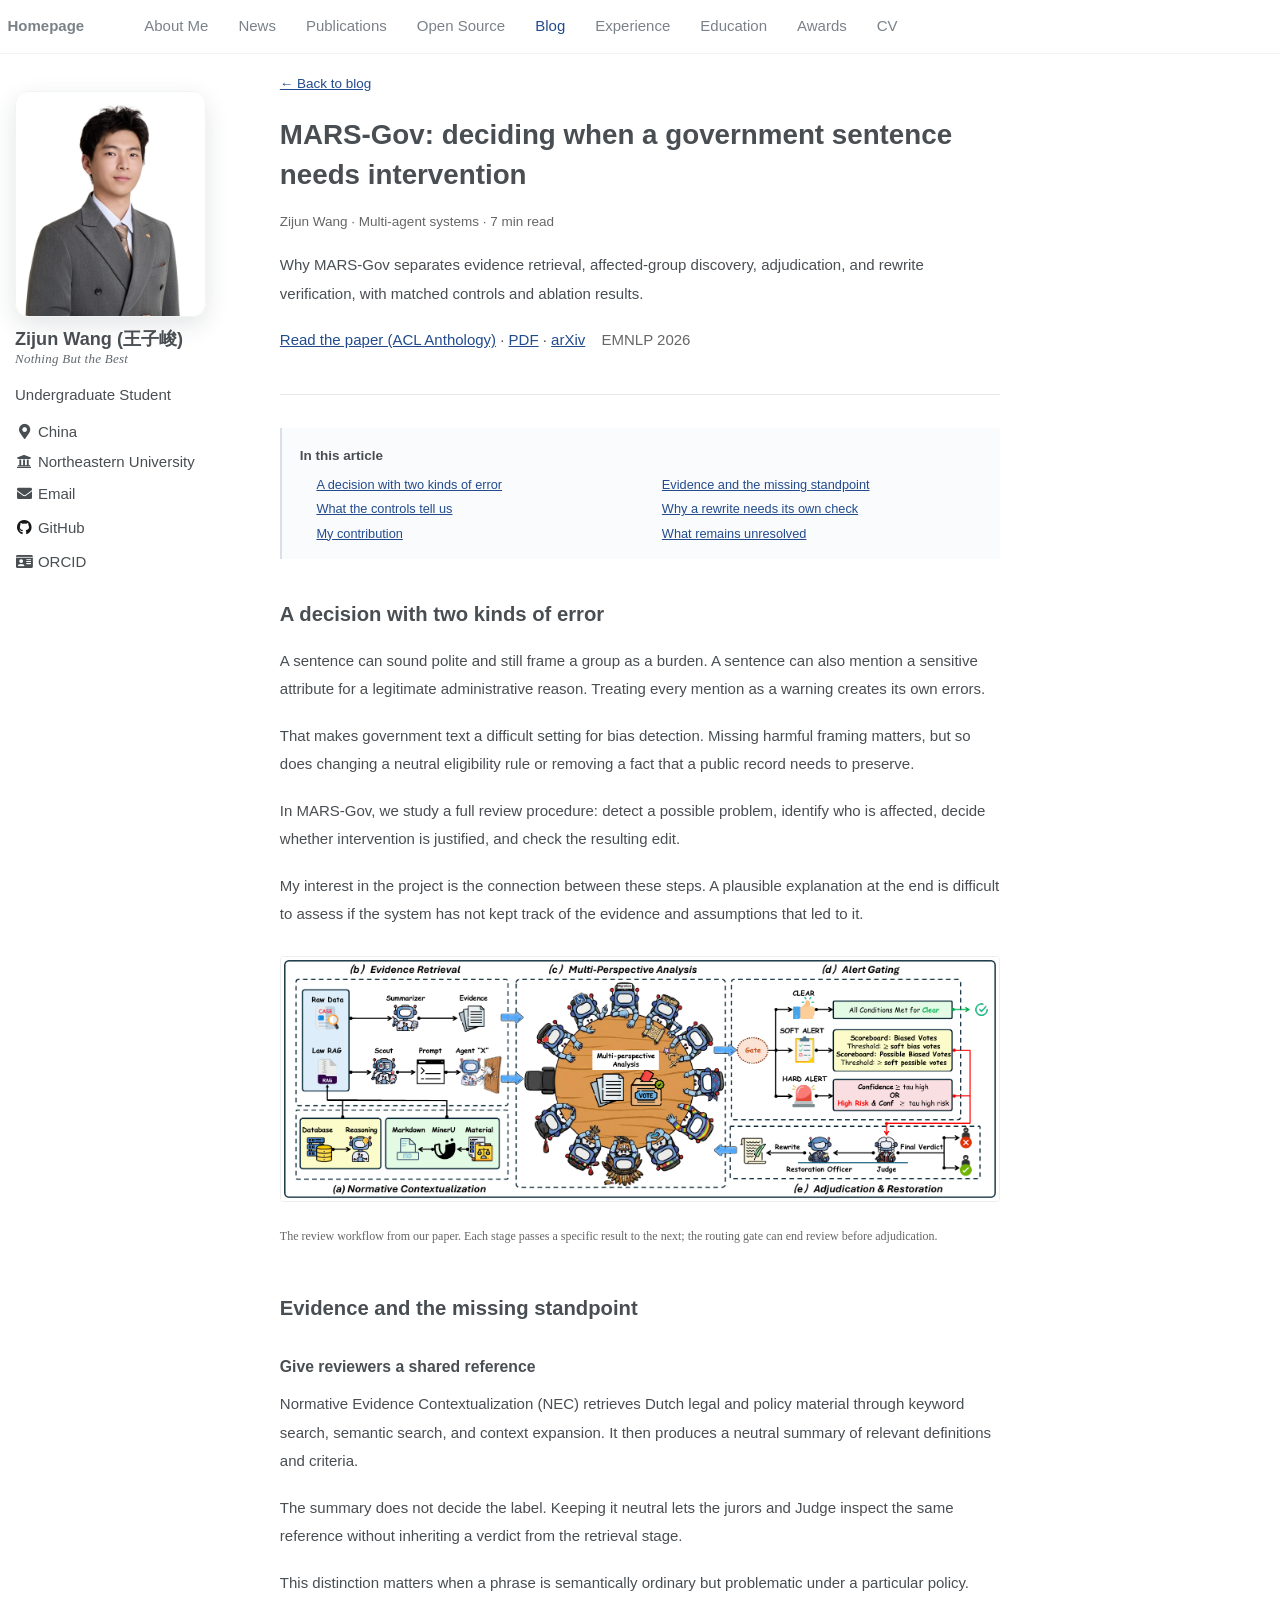
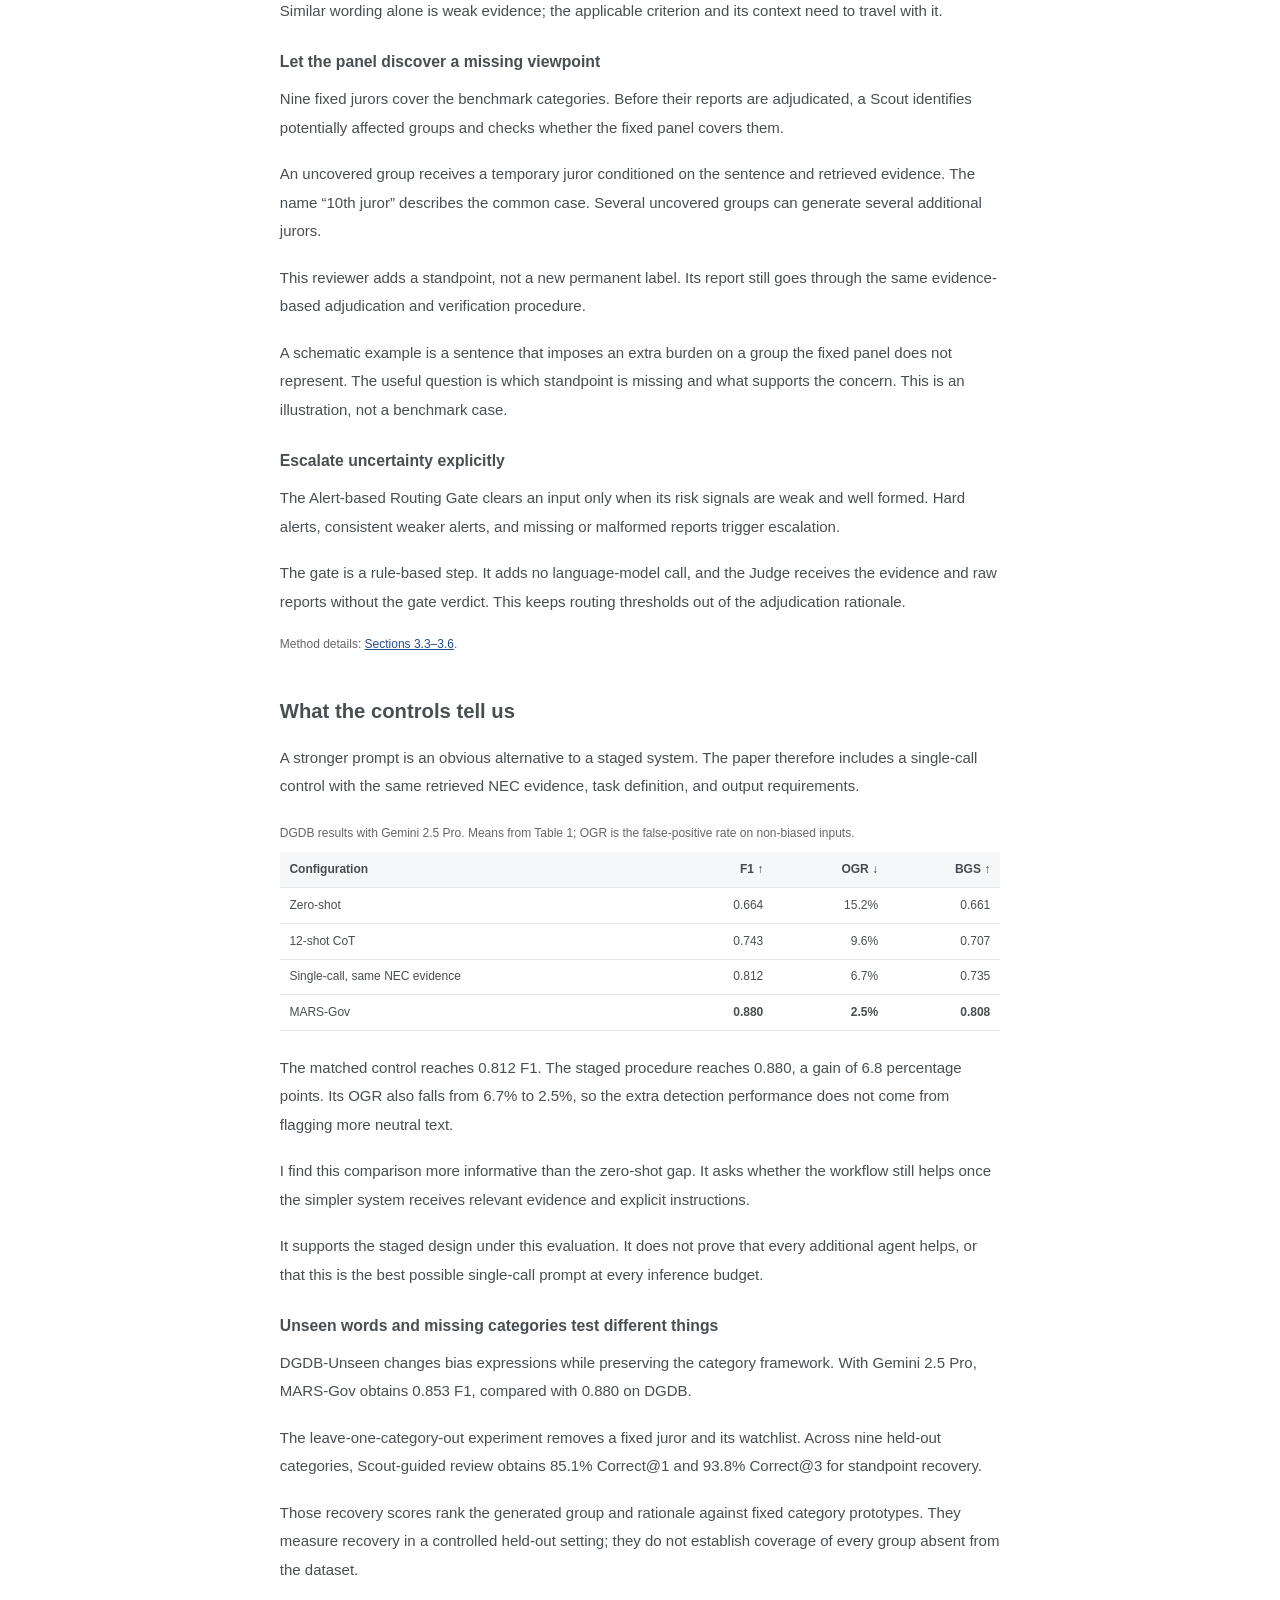
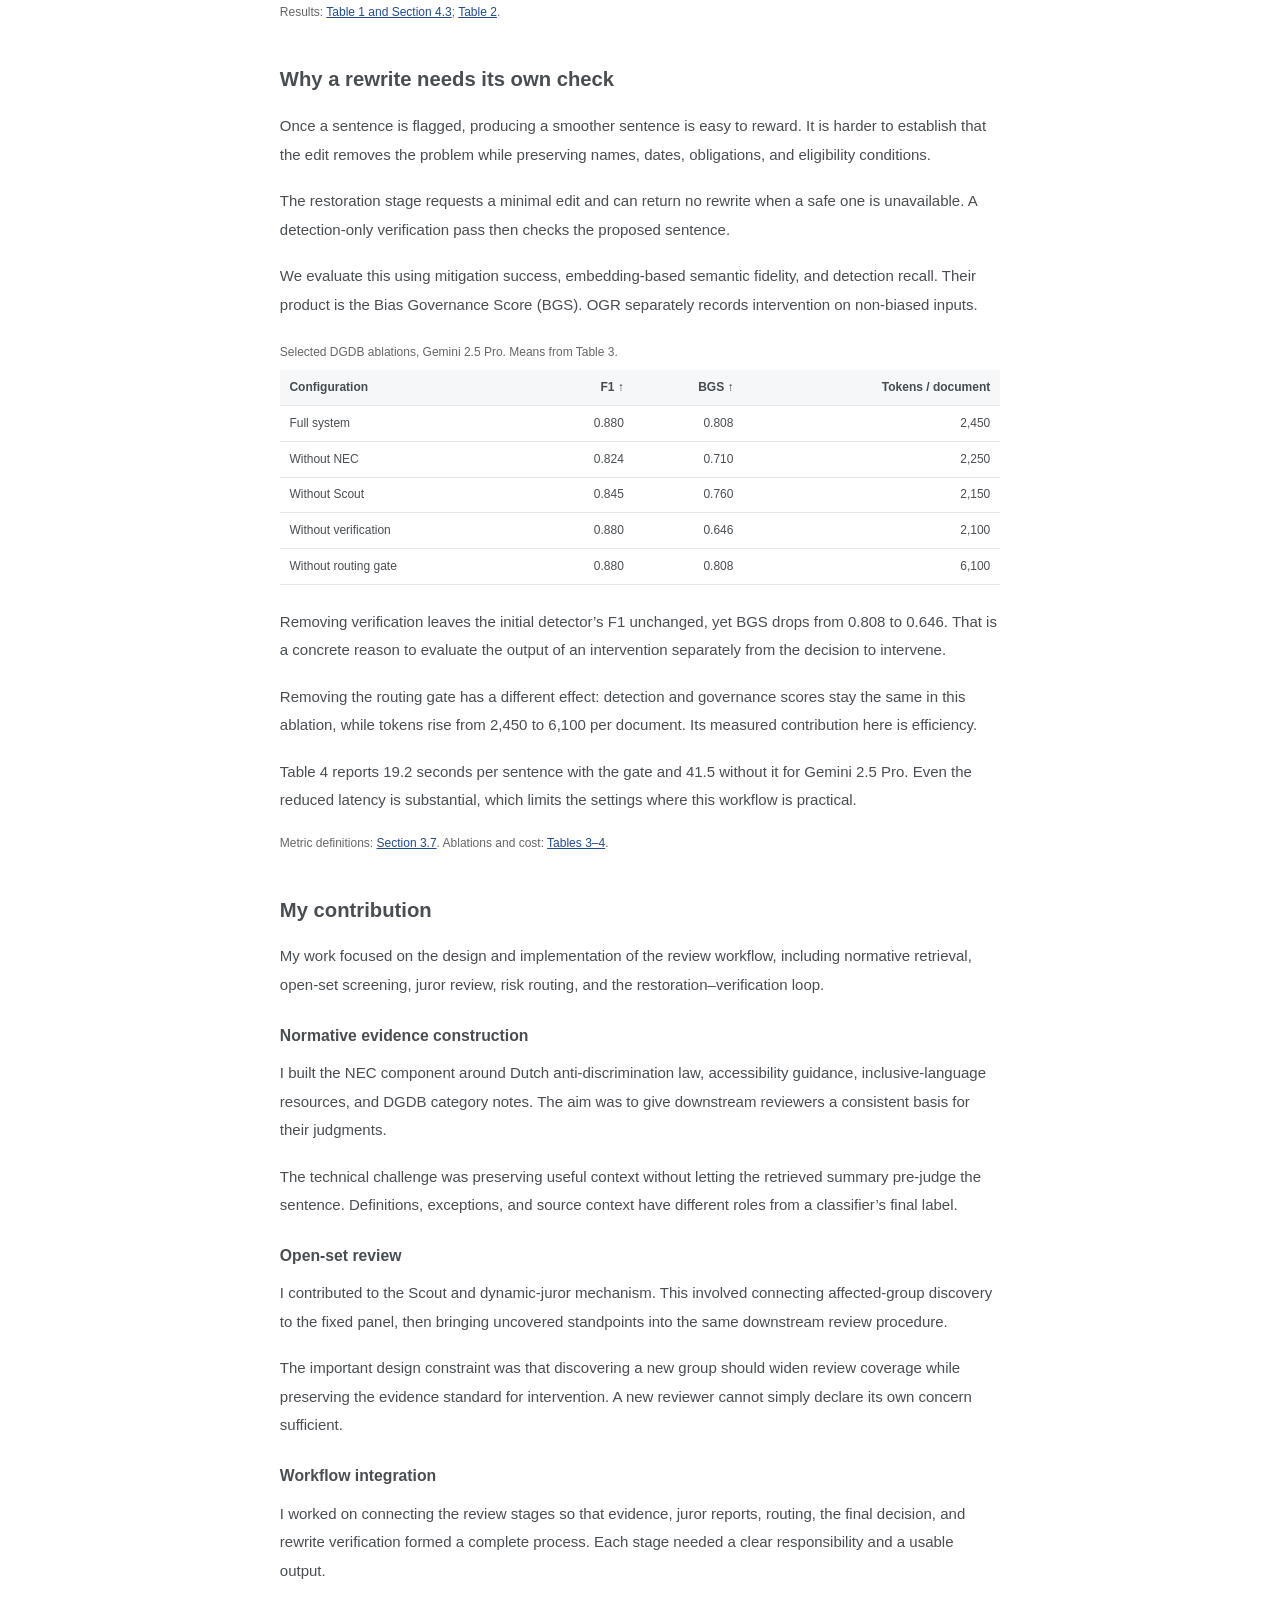
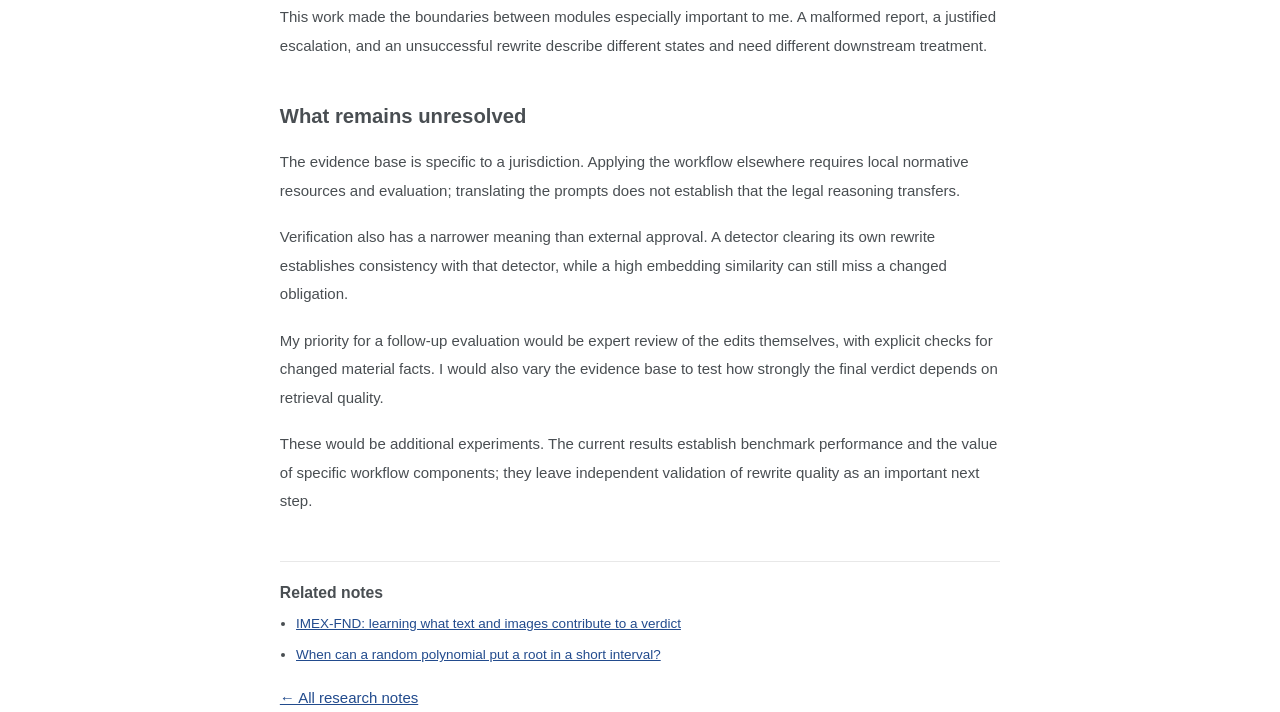
<file: posts/mars-gov.html>
<!doctype html>
<html lang="en" class="no-js">
<head>
  <meta charset="utf-8">
  <meta name="viewport" content="width=device-width, initial-scale=1.0">
  <title>MARS-Gov: deciding when a government sentence needs intervention - Zijun Wang</title>
  <meta name="description" content="Why MARS-Gov separates evidence retrieval, affected-group discovery, adjudication, and rewrite verification, with matched controls and ablation results.">
  <meta name="author" content="Zijun Wang">
  <meta name="theme-color" content="#ffffff">
  <link rel="canonical" href="https://wangzijun.top/posts/mars-gov.html">
  <meta property="og:type" content="article">
  <meta property="og:title" content="MARS-Gov: deciding when a government sentence needs intervention - Zijun Wang">
  <meta property="og:description" content="Why MARS-Gov separates evidence retrieval, affected-group discovery, adjudication, and rewrite verification, with matched controls and ablation results.">
  <meta property="og:url" content="https://wangzijun.top/posts/mars-gov.html">
  <meta property="og:image" content="https://wangzijun.top/assets/img/portrait.jpg">
  <meta name="twitter:card" content="summary_large_image">
  <link rel="icon" type="image/jpeg" href="../assets/img/portrait.jpg">
  <link rel="stylesheet" href="../assets/css/academic.css">
  <link rel="stylesheet" href="../styles.css?v=20261113-signature-reference">
  <script src="../main.js" defer></script>
</head>
<body>
  <a class="skip-link" href="#content">Skip to content</a>
  <header class="masthead">
    <div class="masthead__inner-wrap">
      <div class="masthead__menu">
        <nav id="site-nav" class="greedy-nav" aria-label="Main navigation">
          <button class="menu-toggle" type="button" aria-label="Open navigation" aria-controls="navigation-links" aria-expanded="false"><span class="navicon"></span></button>
          <ul class="visible-links" id="navigation-links">
            <li class="masthead__menu-item masthead__menu-item--lg masthead__menu-home-item"><a href="../index.html">Homepage</a></li>
            <li class="masthead__menu-item"><a href="../index.html#about-me">About Me</a></li>
            <li class="masthead__menu-item"><a href="../index.html#news">News</a></li>
            <li class="masthead__menu-item"><a href="../index.html#publications">Publications</a></li>
            <li class="masthead__menu-item"><a href="../index.html#open-source">Open Source</a></li>
            <li class="masthead__menu-item"><a href="../articles.html" aria-current="page">Blog</a></li>
            <li class="masthead__menu-item"><a href="../index.html#experience">Experience</a></li>
            <li class="masthead__menu-item"><a href="../index.html#education">Education</a></li>
            <li class="masthead__menu-item"><a href="../index.html#awards">Awards</a></li>
            <li class="masthead__menu-item"><a href="../assets/cv.pdf?v=20261122-ai-applications">CV</a></li>
          </ul>
        </nav>
      </div>
    </div>
  </header>

  <main id="main">
    <aside class="sidebar sticky" aria-label="About Zijun Wang">
      <div class="profile_box" itemscope itemtype="https://schema.org/Person">
        <div class="author__avatar author__avatar--formal">
          <img src="../assets/img/portrait.jpg" alt="Zijun Wang (王子峻)" width="175" height="208" itemprop="image">
        </div>
        <div class="author__content">
          <h3 class="author__name" itemprop="name">Zijun Wang <span class="author__name-cn">(王子峻)</span></h3>
          <p class="author__signature" lang="en">Nothing But the Best</p>
          <div class="author__urls_sm">
            <a href="mailto:wangzj@mails.neu.edu.cn" aria-label="Email Zijun Wang"><i class="fas fa-fw fa-envelope" aria-hidden="true"></i></a>
            <a href="https://github.com/sgzizi" aria-label="Zijun Wang on GitHub"><i class="fab fa-fw fa-github" aria-hidden="true"></i></a>
            <a href="https://orcid.org/0009-0000-1725-4048" aria-label="Zijun Wang on ORCID"><i class="fas fa-fw fa-id-card" aria-hidden="true"></i></a>
          </div>
        </div>
        <div class="author__urls-wrapper">
          <ul class="author__urls social-icons">
            <li><div class="author__role">Undergraduate Student</div></li>
            <li><i class="fas fa-fw fa-map-marker-alt" aria-hidden="true"></i> China</li>
            <li class="author__affiliation"><i class="fas fa-fw fa-university" aria-hidden="true"></i> Northeastern University</li>
            <li><a href="mailto:wangzj@mails.neu.edu.cn" itemprop="email"><i class="fas fa-fw fa-envelope" aria-hidden="true"></i> Email</a></li>
            <li><a href="https://github.com/sgzizi" itemprop="sameAs"><i class="fab fa-fw fa-github" aria-hidden="true"></i> GitHub</a></li>
            <li><a href="https://orcid.org/0009-0000-1725-4048" itemprop="sameAs"><i class="fas fa-fw fa-id-card" aria-hidden="true"></i> ORCID</a></li>
          </ul>
        </div>
      </div>
    </aside>

    <article class="page" id="content" aria-label="Research article">
      <div class="page__inner-wrap">
        <div class="page__content">
          <div class="blog-article">
<header class="blog-article__header">
<a class="blog-article__back" href="../articles.html">← Back to blog</a>
<h1>MARS-Gov: deciding when a government sentence needs intervention</h1>
<p class="blog-list__meta">Zijun Wang · Multi-agent systems · 7 min read</p>
<p>Why MARS-Gov separates evidence retrieval, affected-group discovery, adjudication, and rewrite verification, with matched controls and ablation results.</p>
<p class="blog-article__links"><a href="https://aclanthology.org/2026.emnlp-main.547/">Read the paper (ACL Anthology)</a> · <a href="https://aclanthology.org/2026.emnlp-main.547.pdf">PDF</a> · <a href="https://arxiv.org/abs/2610.11136">arXiv</a> <span class="blog-article__venue">EMNLP 2026</span></p>
</header>
<nav class="blog-toc" aria-label="In this article">
<p>In this article</p><ol><li><a href="#problem">A decision with two kinds of error</a></li>
<li><a href="#evidence">Evidence and the missing standpoint</a></li>
<li><a href="#controls">What the controls tell us</a></li>
<li><a href="#verification">Why a rewrite needs its own check</a></li>
<li><a href="#contribution">My contribution</a></li>
<li><a href="#limits">What remains unresolved</a></li></ol>
</nav>

<h2 id="problem">A decision with two kinds of error</h2>
<p>A sentence can sound polite and still frame a group as a burden. A sentence can also mention a sensitive attribute for a legitimate administrative reason. Treating every mention as a warning creates its own errors.</p>
<p>That makes government text a difficult setting for bias detection. Missing harmful framing matters, but so does changing a neutral eligibility rule or removing a fact that a public record needs to preserve.</p>
<p>In MARS-Gov, we study a full review procedure: detect a possible problem, identify who is affected, decide whether intervention is justified, and check the resulting edit.</p>
<p>My interest in the project is the connection between these steps. A plausible explanation at the end is difficult to assess if the system has not kept track of the evidence and assumptions that led to it.</p>
<figure class="blog-figure">
<a href="../assets/img/publications/emnlp-10th-juror.png" aria-label="View full-size research figure"><img src="../assets/img/publications/emnlp-10th-juror.png" width="1800" height="613" alt="MARS-Gov workflow linking normative evidence, a Scout, fixed and dynamic jurors, routing, adjudication, restoration, and verification." loading="lazy"></a>
<figcaption>The review workflow from our paper. Each stage passes a specific result to the next; the routing gate can end review before adjudication.</figcaption>
</figure>
<h2 id="evidence">Evidence and the missing standpoint</h2>
<h3>Give reviewers a shared reference</h3>
<p>Normative Evidence Contextualization (NEC) retrieves Dutch legal and policy material through keyword search, semantic search, and context expansion. It then produces a neutral summary of relevant definitions and criteria.</p>
<p>The summary does not decide the label. Keeping it neutral lets the jurors and Judge inspect the same reference without inheriting a verdict from the retrieval stage.</p>
<p>This distinction matters when a phrase is semantically ordinary but problematic under a particular policy. Similar wording alone is weak evidence; the applicable criterion and its context need to travel with it.</p>
<h3>Let the panel discover a missing viewpoint</h3>
<p>Nine fixed jurors cover the benchmark categories. Before their reports are adjudicated, a Scout identifies potentially affected groups and checks whether the fixed panel covers them.</p>
<p>An uncovered group receives a temporary juror conditioned on the sentence and retrieved evidence. The name “10th juror” describes the common case. Several uncovered groups can generate several additional jurors.</p>
<p>This reviewer adds a standpoint, not a new permanent label. Its report still goes through the same evidence-based adjudication and verification procedure.</p>
<p>A schematic example is a sentence that imposes an extra burden on a group the fixed panel does not represent. The useful question is which standpoint is missing and what supports the concern. This is an illustration, not a benchmark case.</p>
<h3>Escalate uncertainty explicitly</h3>
<p>The Alert-based Routing Gate clears an input only when its risk signals are weak and well formed. Hard alerts, consistent weaker alerts, and missing or malformed reports trigger escalation.</p>
<p>The gate is a rule-based step. It adds no language-model call, and the Judge receives the evidence and raw reports without the gate verdict. This keeps routing thresholds out of the adjudication rationale.</p>
<p class="blog-source">Method details: <a href="../assets/papers/emnlp-10th-juror.pdf#page=4">Sections 3.3–3.6</a>.</p>

<h2 id="controls">What the controls tell us</h2>
<p>A stronger prompt is an obvious alternative to a staged system. The paper therefore includes a single-call control with the same retrieved NEC evidence, task definition, and output requirements.</p>
<div class="blog-table" role="region" aria-label="DGDB results with Gemini 2.5 Pro. Means from Table 1; OGR is the false-positive rate on non-biased inputs." tabindex="0">
<table><caption>DGDB results with Gemini 2.5 Pro. Means from Table 1; OGR is the false-positive rate on non-biased inputs.</caption><thead><tr><th scope="col">Configuration</th><th scope="col">F1 ↑</th><th scope="col">OGR ↓</th><th scope="col">BGS ↑</th></tr></thead><tbody><tr><th scope="row">Zero-shot</th><td>0.664</td><td>15.2%</td><td>0.661</td></tr>
<tr><th scope="row">12-shot CoT</th><td>0.743</td><td>9.6%</td><td>0.707</td></tr>
<tr><th scope="row">Single-call, same NEC evidence</th><td>0.812</td><td>6.7%</td><td>0.735</td></tr>
<tr><th scope="row">MARS-Gov</th><td><strong>0.880</strong></td><td><strong>2.5%</strong></td><td><strong>0.808</strong></td></tr></tbody></table>
</div>
<p>The matched control reaches 0.812 F1. The staged procedure reaches 0.880, a gain of 6.8 percentage points. Its OGR also falls from 6.7% to 2.5%, so the extra detection performance does not come from flagging more neutral text.</p>
<p>I find this comparison more informative than the zero-shot gap. It asks whether the workflow still helps once the simpler system receives relevant evidence and explicit instructions.</p>
<p>It supports the staged design under this evaluation. It does not prove that every additional agent helps, or that this is the best possible single-call prompt at every inference budget.</p>
<h3>Unseen words and missing categories test different things</h3>
<p>DGDB-Unseen changes bias expressions while preserving the category framework. With Gemini 2.5 Pro, MARS-Gov obtains 0.853 F1, compared with 0.880 on DGDB.</p>
<p>The leave-one-category-out experiment removes a fixed juror and its watchlist. Across nine held-out categories, Scout-guided review obtains 85.1% Correct@1 and 93.8% Correct@3 for standpoint recovery.</p>
<p>Those recovery scores rank the generated group and rationale against fixed category prototypes. They measure recovery in a controlled held-out setting; they do not establish coverage of every group absent from the dataset.</p>
<p class="blog-source">Results: <a href="../assets/papers/emnlp-10th-juror.pdf#page=7">Table 1 and Section 4.3</a>; <a href="../assets/papers/emnlp-10th-juror.pdf#page=8">Table 2</a>.</p>

<h2 id="verification">Why a rewrite needs its own check</h2>
<p>Once a sentence is flagged, producing a smoother sentence is easy to reward. It is harder to establish that the edit removes the problem while preserving names, dates, obligations, and eligibility conditions.</p>
<p>The restoration stage requests a minimal edit and can return no rewrite when a safe one is unavailable. A detection-only verification pass then checks the proposed sentence.</p>
<p>We evaluate this using mitigation success, embedding-based semantic fidelity, and detection recall. Their product is the Bias Governance Score (BGS). OGR separately records intervention on non-biased inputs.</p>
<div class="blog-table" role="region" aria-label="Selected DGDB ablations, Gemini 2.5 Pro. Means from Table 3." tabindex="0">
<table><caption>Selected DGDB ablations, Gemini 2.5 Pro. Means from Table 3.</caption><thead><tr><th scope="col">Configuration</th><th scope="col">F1 ↑</th><th scope="col">BGS ↑</th><th scope="col">Tokens / document</th></tr></thead><tbody><tr><th scope="row">Full system</th><td>0.880</td><td>0.808</td><td>2,450</td></tr>
<tr><th scope="row">Without NEC</th><td>0.824</td><td>0.710</td><td>2,250</td></tr>
<tr><th scope="row">Without Scout</th><td>0.845</td><td>0.760</td><td>2,150</td></tr>
<tr><th scope="row">Without verification</th><td>0.880</td><td>0.646</td><td>2,100</td></tr>
<tr><th scope="row">Without routing gate</th><td>0.880</td><td>0.808</td><td>6,100</td></tr></tbody></table>
</div>
<p>Removing verification leaves the initial detector’s F1 unchanged, yet BGS drops from 0.808 to 0.646. That is a concrete reason to evaluate the output of an intervention separately from the decision to intervene.</p>
<p>Removing the routing gate has a different effect: detection and governance scores stay the same in this ablation, while tokens rise from 2,450 to 6,100 per document. Its measured contribution here is efficiency.</p>
<p>Table 4 reports 19.2 seconds per sentence with the gate and 41.5 without it for Gemini 2.5 Pro. Even the reduced latency is substantial, which limits the settings where this workflow is practical.</p>
<p class="blog-source">Metric definitions: <a href="../assets/papers/emnlp-10th-juror.pdf#page=6">Section 3.7</a>. Ablations and cost: <a href="../assets/papers/emnlp-10th-juror.pdf#page=8">Tables 3–4</a>.</p>

<h2 id="contribution">My contribution</h2>
<p>My work focused on the design and implementation of the review workflow, including normative retrieval, open-set screening, juror review, risk routing, and the restoration–verification loop.</p>
<h3>Normative evidence construction</h3>
<p>I built the NEC component around Dutch anti-discrimination law, accessibility guidance, inclusive-language resources, and DGDB category notes. The aim was to give downstream reviewers a consistent basis for their judgments.</p>
<p>The technical challenge was preserving useful context without letting the retrieved summary pre-judge the sentence. Definitions, exceptions, and source context have different roles from a classifier’s final label.</p>
<h3>Open-set review</h3>
<p>I contributed to the Scout and dynamic-juror mechanism. This involved connecting affected-group discovery to the fixed panel, then bringing uncovered standpoints into the same downstream review procedure.</p>
<p>The important design constraint was that discovering a new group should widen review coverage while preserving the evidence standard for intervention. A new reviewer cannot simply declare its own concern sufficient.</p>
<h3>Workflow integration</h3>
<p>I worked on connecting the review stages so that evidence, juror reports, routing, the final decision, and rewrite verification formed a complete process. Each stage needed a clear responsibility and a usable output.</p>
<p>This work made the boundaries between modules especially important to me. A malformed report, a justified escalation, and an unsuccessful rewrite describe different states and need different downstream treatment.</p>

<h2 id="limits">What remains unresolved</h2>
<p>The evidence base is specific to a jurisdiction. Applying the workflow elsewhere requires local normative resources and evaluation; translating the prompts does not establish that the legal reasoning transfers.</p>
<p>Verification also has a narrower meaning than external approval. A detector clearing its own rewrite establishes consistency with that detector, while a high embedding similarity can still miss a changed obligation.</p>
<p>My priority for a follow-up evaluation would be expert review of the edits themselves, with explicit checks for changed material facts. I would also vary the evidence base to test how strongly the final verdict depends on retrieval quality.</p>
<p>These would be additional experiments. The current results establish benchmark performance and the value of specific workflow components; they leave independent validation of rewrite quality as an important next step.</p>

<footer class="blog-article__footer">
<h2>Related notes</h2><ul><li><a href="imex-fnd.html">IMEX-FND: learning what text and images contribute to a verdict</a></li>
<li><a href="sharp-root.html">When can a random polynomial put a root in a short interval?</a></li></ul>
<a href="../articles.html">← All research notes</a>
</footer>
          </div>
        </div>
      </div>
    </article>
  </main>
</body>
</html>
<!-- Maintenance annotation; functional content is unchanged. -->
</file>
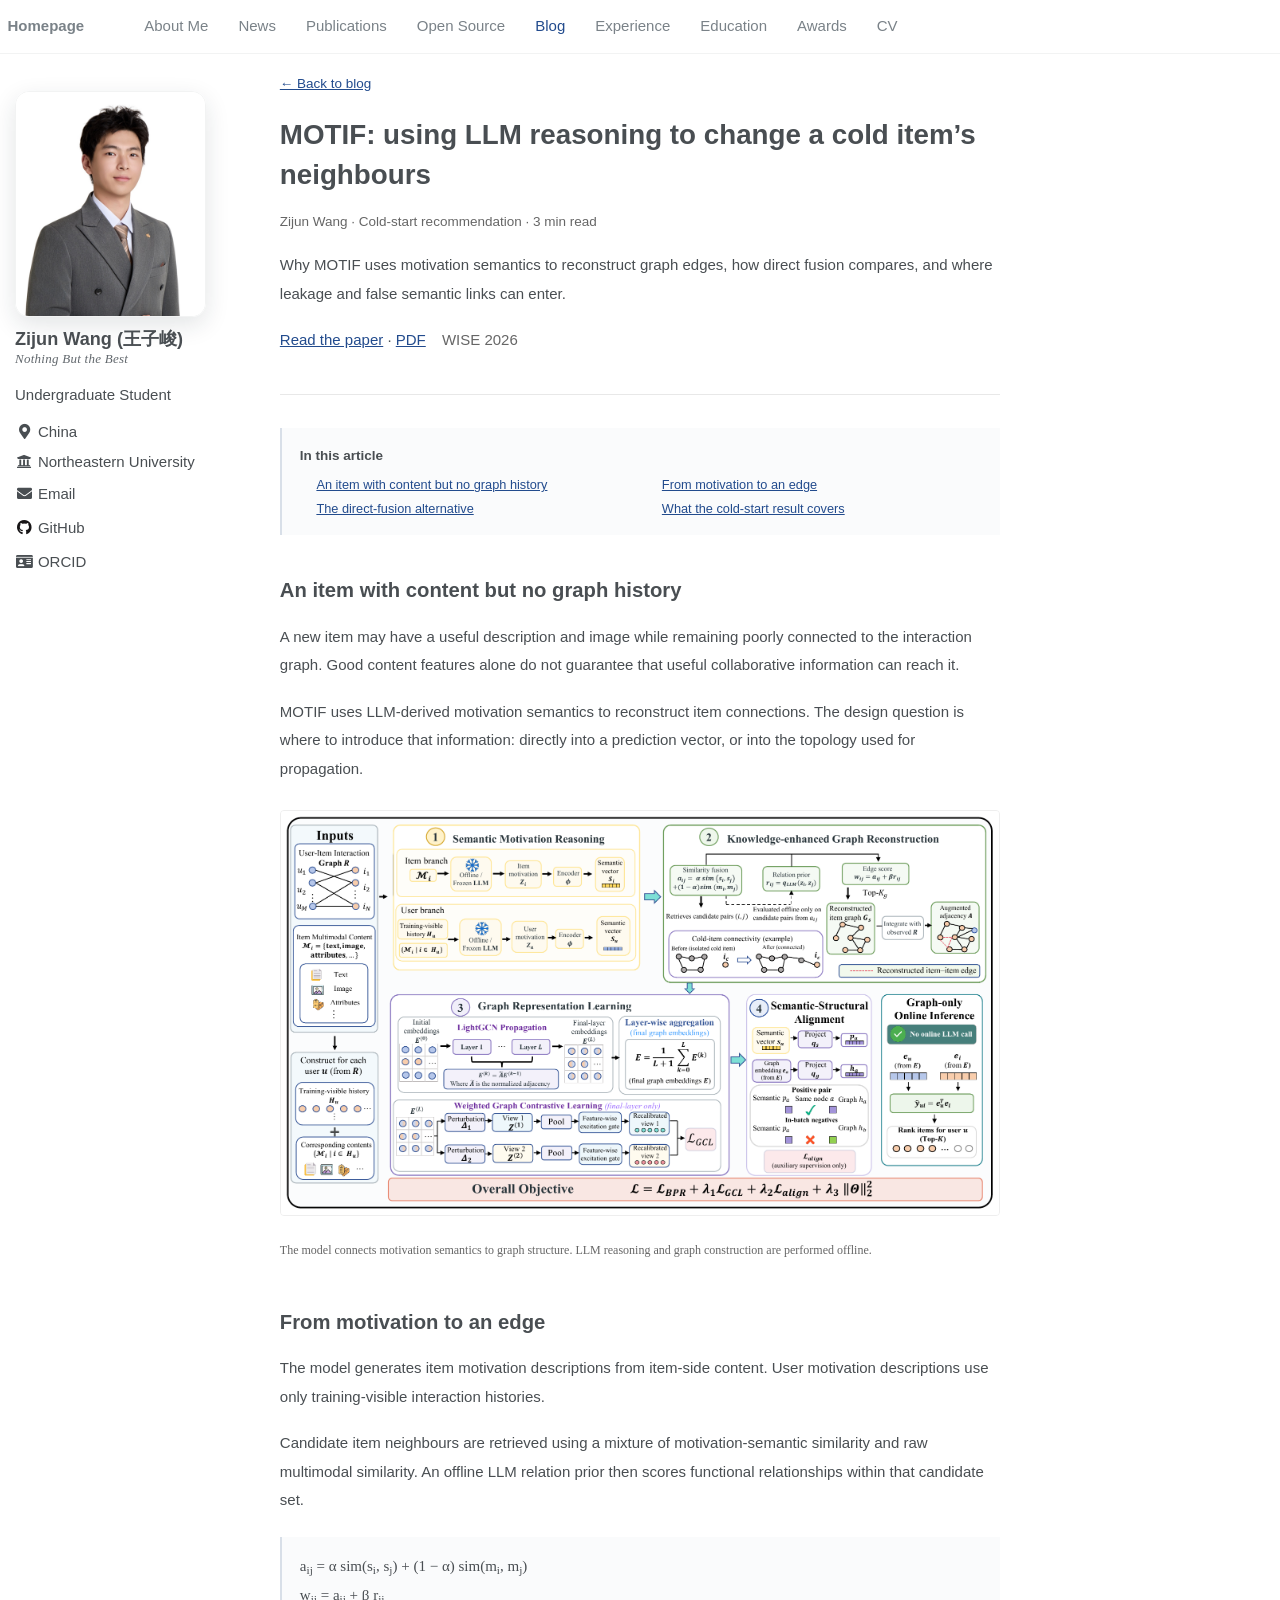
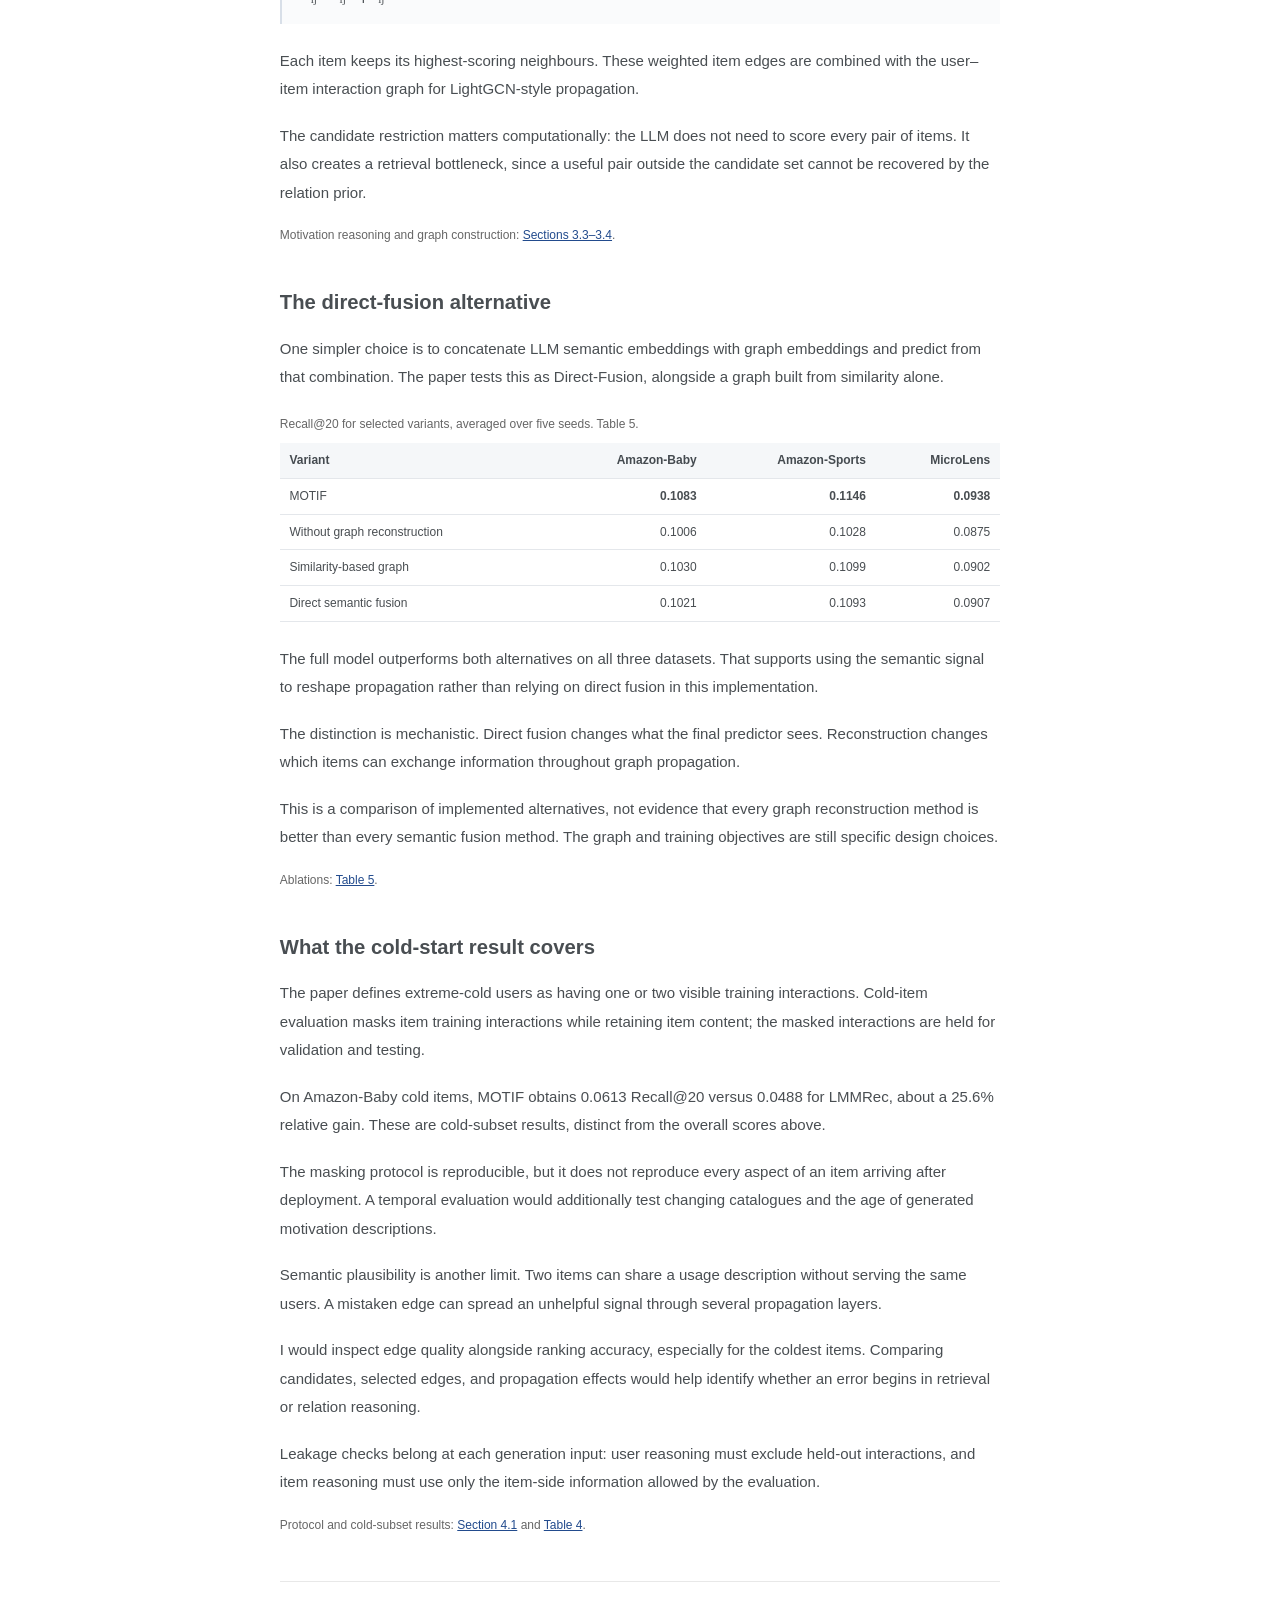
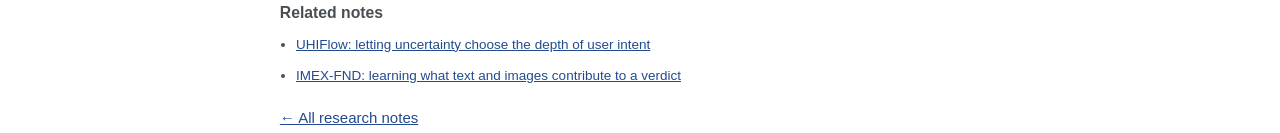
<file: posts/motif.html>
<!doctype html>
<html lang="en" class="no-js">
<head>
  <meta charset="utf-8">
  <meta name="viewport" content="width=device-width, initial-scale=1.0">
  <title>MOTIF: using LLM reasoning to change a cold item’s neighbours - Zijun Wang</title>
  <meta name="description" content="Why MOTIF uses motivation semantics to reconstruct graph edges, how direct fusion compares, and where leakage and false semantic links can enter.">
  <meta name="author" content="Zijun Wang">
  <meta name="theme-color" content="#ffffff">
  <link rel="canonical" href="https://wangzijun.top/posts/motif.html">
  <meta property="og:type" content="article">
  <meta property="og:title" content="MOTIF: using LLM reasoning to change a cold item’s neighbours - Zijun Wang">
  <meta property="og:description" content="Why MOTIF uses motivation semantics to reconstruct graph edges, how direct fusion compares, and where leakage and false semantic links can enter.">
  <meta property="og:url" content="https://wangzijun.top/posts/motif.html">
  <meta property="og:image" content="https://wangzijun.top/assets/img/portrait.jpg">
  <meta name="twitter:card" content="summary_large_image">
  <link rel="icon" type="image/jpeg" href="../assets/img/portrait.jpg">
  <link rel="stylesheet" href="../assets/css/academic.css">
  <link rel="stylesheet" href="../styles.css?v=20261113-signature-reference">
  <script src="../main.js" defer></script>
</head>
<body>
  <a class="skip-link" href="#content">Skip to content</a>
  <header class="masthead">
    <div class="masthead__inner-wrap">
      <div class="masthead__menu">
        <nav id="site-nav" class="greedy-nav" aria-label="Main navigation">
          <button class="menu-toggle" type="button" aria-label="Open navigation" aria-controls="navigation-links" aria-expanded="false"><span class="navicon"></span></button>
          <ul class="visible-links" id="navigation-links">
            <li class="masthead__menu-item masthead__menu-item--lg masthead__menu-home-item"><a href="../index.html">Homepage</a></li>
            <li class="masthead__menu-item"><a href="../index.html#about-me">About Me</a></li>
            <li class="masthead__menu-item"><a href="../index.html#news">News</a></li>
            <li class="masthead__menu-item"><a href="../index.html#publications">Publications</a></li>
            <li class="masthead__menu-item"><a href="../index.html#open-source">Open Source</a></li>
            <li class="masthead__menu-item"><a href="../articles.html" aria-current="page">Blog</a></li>
            <li class="masthead__menu-item"><a href="../index.html#experience">Experience</a></li>
            <li class="masthead__menu-item"><a href="../index.html#education">Education</a></li>
            <li class="masthead__menu-item"><a href="../index.html#awards">Awards</a></li>
            <li class="masthead__menu-item"><a href="../assets/cv.pdf?v=20261122-ai-applications">CV</a></li>
          </ul>
        </nav>
      </div>
    </div>
  </header>

  <main id="main">
    <aside class="sidebar sticky" aria-label="About Zijun Wang">
      <div class="profile_box" itemscope itemtype="https://schema.org/Person">
        <div class="author__avatar author__avatar--formal">
          <img src="../assets/img/portrait.jpg" alt="Zijun Wang (王子峻)" width="175" height="208" itemprop="image">
        </div>
        <div class="author__content">
          <h3 class="author__name" itemprop="name">Zijun Wang <span class="author__name-cn">(王子峻)</span></h3>
          <p class="author__signature" lang="en">Nothing But the Best</p>
          <div class="author__urls_sm">
            <a href="mailto:wangzj@mails.neu.edu.cn" aria-label="Email Zijun Wang"><i class="fas fa-fw fa-envelope" aria-hidden="true"></i></a>
            <a href="https://github.com/sgzizi" aria-label="Zijun Wang on GitHub"><i class="fab fa-fw fa-github" aria-hidden="true"></i></a>
            <a href="https://orcid.org/0009-0000-1725-4048" aria-label="Zijun Wang on ORCID"><i class="fas fa-fw fa-id-card" aria-hidden="true"></i></a>
          </div>
        </div>
        <div class="author__urls-wrapper">
          <ul class="author__urls social-icons">
            <li><div class="author__role">Undergraduate Student</div></li>
            <li><i class="fas fa-fw fa-map-marker-alt" aria-hidden="true"></i> China</li>
            <li class="author__affiliation"><i class="fas fa-fw fa-university" aria-hidden="true"></i> Northeastern University</li>
            <li><a href="mailto:wangzj@mails.neu.edu.cn" itemprop="email"><i class="fas fa-fw fa-envelope" aria-hidden="true"></i> Email</a></li>
            <li><a href="https://github.com/sgzizi" itemprop="sameAs"><i class="fab fa-fw fa-github" aria-hidden="true"></i> GitHub</a></li>
            <li><a href="https://orcid.org/0009-0000-1725-4048" itemprop="sameAs"><i class="fas fa-fw fa-id-card" aria-hidden="true"></i> ORCID</a></li>
          </ul>
        </div>
      </div>
    </aside>

    <article class="page" id="content" aria-label="Research article">
      <div class="page__inner-wrap">
        <div class="page__content">
          <div class="blog-article">
<header class="blog-article__header">
<a class="blog-article__back" href="../articles.html">← Back to blog</a>
<h1>MOTIF: using LLM reasoning to change a cold item’s neighbours</h1>
<p class="blog-list__meta">Zijun Wang · Cold-start recommendation · 3 min read</p>
<p>Why MOTIF uses motivation semantics to reconstruct graph edges, how direct fusion compares, and where leakage and false semantic links can enter.</p>
<p class="blog-article__links"><a href="https://arxiv.org/abs/2608.25381">Read the paper</a> · <a href="../assets/papers/motif.pdf">PDF</a> <span class="blog-article__venue">WISE 2026</span></p>
</header>
<nav class="blog-toc" aria-label="In this article">
<p>In this article</p><ol><li><a href="#cold-item">An item with content but no graph history</a></li>
<li><a href="#topology">From motivation to an edge</a></li>
<li><a href="#alternative">The direct-fusion alternative</a></li>
<li><a href="#protocol">What the cold-start result covers</a></li></ol>
</nav>

<h2 id="cold-item">An item with content but no graph history</h2>
<p>A new item may have a useful description and image while remaining poorly connected to the interaction graph. Good content features alone do not guarantee that useful collaborative information can reach it.</p>
<p>MOTIF uses LLM-derived motivation semantics to reconstruct item connections. The design question is where to introduce that information: directly into a prediction vector, or into the topology used for propagation.</p>
<figure class="blog-figure">
<a href="../assets/img/publications/motif.png" aria-label="View full-size research figure"><img src="../assets/img/publications/motif.png" width="1800" height="1013" alt="MOTIF pipeline using item and user motivation reasoning, graph reconstruction, contrastive learning, and semantic-structural alignment." loading="lazy"></a>
<figcaption>The model connects motivation semantics to graph structure. LLM reasoning and graph construction are performed offline.</figcaption>
</figure>
<h2 id="topology">From motivation to an edge</h2>
<p>The model generates item motivation descriptions from item-side content. User motivation descriptions use only training-visible interaction histories.</p>
<p>Candidate item neighbours are retrieved using a mixture of motivation-semantic similarity and raw multimodal similarity. An offline LLM relation prior then scores functional relationships within that candidate set.</p>
<div class="blog-equation">a<sub>ij</sub> = α sim(s<sub>i</sub>, s<sub>j</sub>) + (1 − α) sim(m<sub>i</sub>, m<sub>j</sub>)<br>w<sub>ij</sub> = a<sub>ij</sub> + β r<sub>ij</sub></div>
<p>Each item keeps its highest-scoring neighbours. These weighted item edges are combined with the user–item interaction graph for LightGCN-style propagation.</p>
<p>The candidate restriction matters computationally: the LLM does not need to score every pair of items. It also creates a retrieval bottleneck, since a useful pair outside the candidate set cannot be recovered by the relation prior.</p>
<p class="blog-source">Motivation reasoning and graph construction: <a href="../assets/papers/motif.pdf#page=3">Sections 3.3–3.4</a>.</p>

<h2 id="alternative">The direct-fusion alternative</h2>
<p>One simpler choice is to concatenate LLM semantic embeddings with graph embeddings and predict from that combination. The paper tests this as Direct-Fusion, alongside a graph built from similarity alone.</p>
<div class="blog-table" role="region" aria-label="Recall@20 for selected variants, averaged over five seeds. Table 5." tabindex="0">
<table><caption>Recall@20 for selected variants, averaged over five seeds. Table 5.</caption><thead><tr><th scope="col">Variant</th><th scope="col">Amazon-Baby</th><th scope="col">Amazon-Sports</th><th scope="col">MicroLens</th></tr></thead><tbody><tr><th scope="row">MOTIF</th><td><strong>0.1083</strong></td><td><strong>0.1146</strong></td><td><strong>0.0938</strong></td></tr>
<tr><th scope="row">Without graph reconstruction</th><td>0.1006</td><td>0.1028</td><td>0.0875</td></tr>
<tr><th scope="row">Similarity-based graph</th><td>0.1030</td><td>0.1099</td><td>0.0902</td></tr>
<tr><th scope="row">Direct semantic fusion</th><td>0.1021</td><td>0.1093</td><td>0.0907</td></tr></tbody></table>
</div>
<p>The full model outperforms both alternatives on all three datasets. That supports using the semantic signal to reshape propagation rather than relying on direct fusion in this implementation.</p>
<p>The distinction is mechanistic. Direct fusion changes what the final predictor sees. Reconstruction changes which items can exchange information throughout graph propagation.</p>
<p>This is a comparison of implemented alternatives, not evidence that every graph reconstruction method is better than every semantic fusion method. The graph and training objectives are still specific design choices.</p>
<p class="blog-source">Ablations: <a href="../assets/papers/motif.pdf#page=11">Table 5</a>.</p>

<h2 id="protocol">What the cold-start result covers</h2>
<p>The paper defines extreme-cold users as having one or two visible training interactions. Cold-item evaluation masks item training interactions while retaining item content; the masked interactions are held for validation and testing.</p>
<p>On Amazon-Baby cold items, MOTIF obtains 0.0613 Recall@20 versus 0.0488 for LMMRec, about a 25.6% relative gain. These are cold-subset results, distinct from the overall scores above.</p>
<p>The masking protocol is reproducible, but it does not reproduce every aspect of an item arriving after deployment. A temporal evaluation would additionally test changing catalogues and the age of generated motivation descriptions.</p>
<p>Semantic plausibility is another limit. Two items can share a usage description without serving the same users. A mistaken edge can spread an unhelpful signal through several propagation layers.</p>
<p>I would inspect edge quality alongside ranking accuracy, especially for the coldest items. Comparing candidates, selected edges, and propagation effects would help identify whether an error begins in retrieval or relation reasoning.</p>
<p>Leakage checks belong at each generation input: user reasoning must exclude held-out interactions, and item reasoning must use only the item-side information allowed by the evaluation.</p>
<p class="blog-source">Protocol and cold-subset results: <a href="../assets/papers/motif.pdf#page=8">Section 4.1</a> and <a href="../assets/papers/motif.pdf#page=10">Table 4</a>.</p>

<footer class="blog-article__footer">
<h2>Related notes</h2><ul><li><a href="uhiflow.html">UHIFlow: letting uncertainty choose the depth of user intent</a></li>
<li><a href="imex-fnd.html">IMEX-FND: learning what text and images contribute to a verdict</a></li></ul>
<a href="../articles.html">← All research notes</a>
</footer>
          </div>
        </div>
      </div>
    </article>
  </main>
</body>
</html>
<!-- Maintenance annotation; functional content is unchanged. -->
</file>
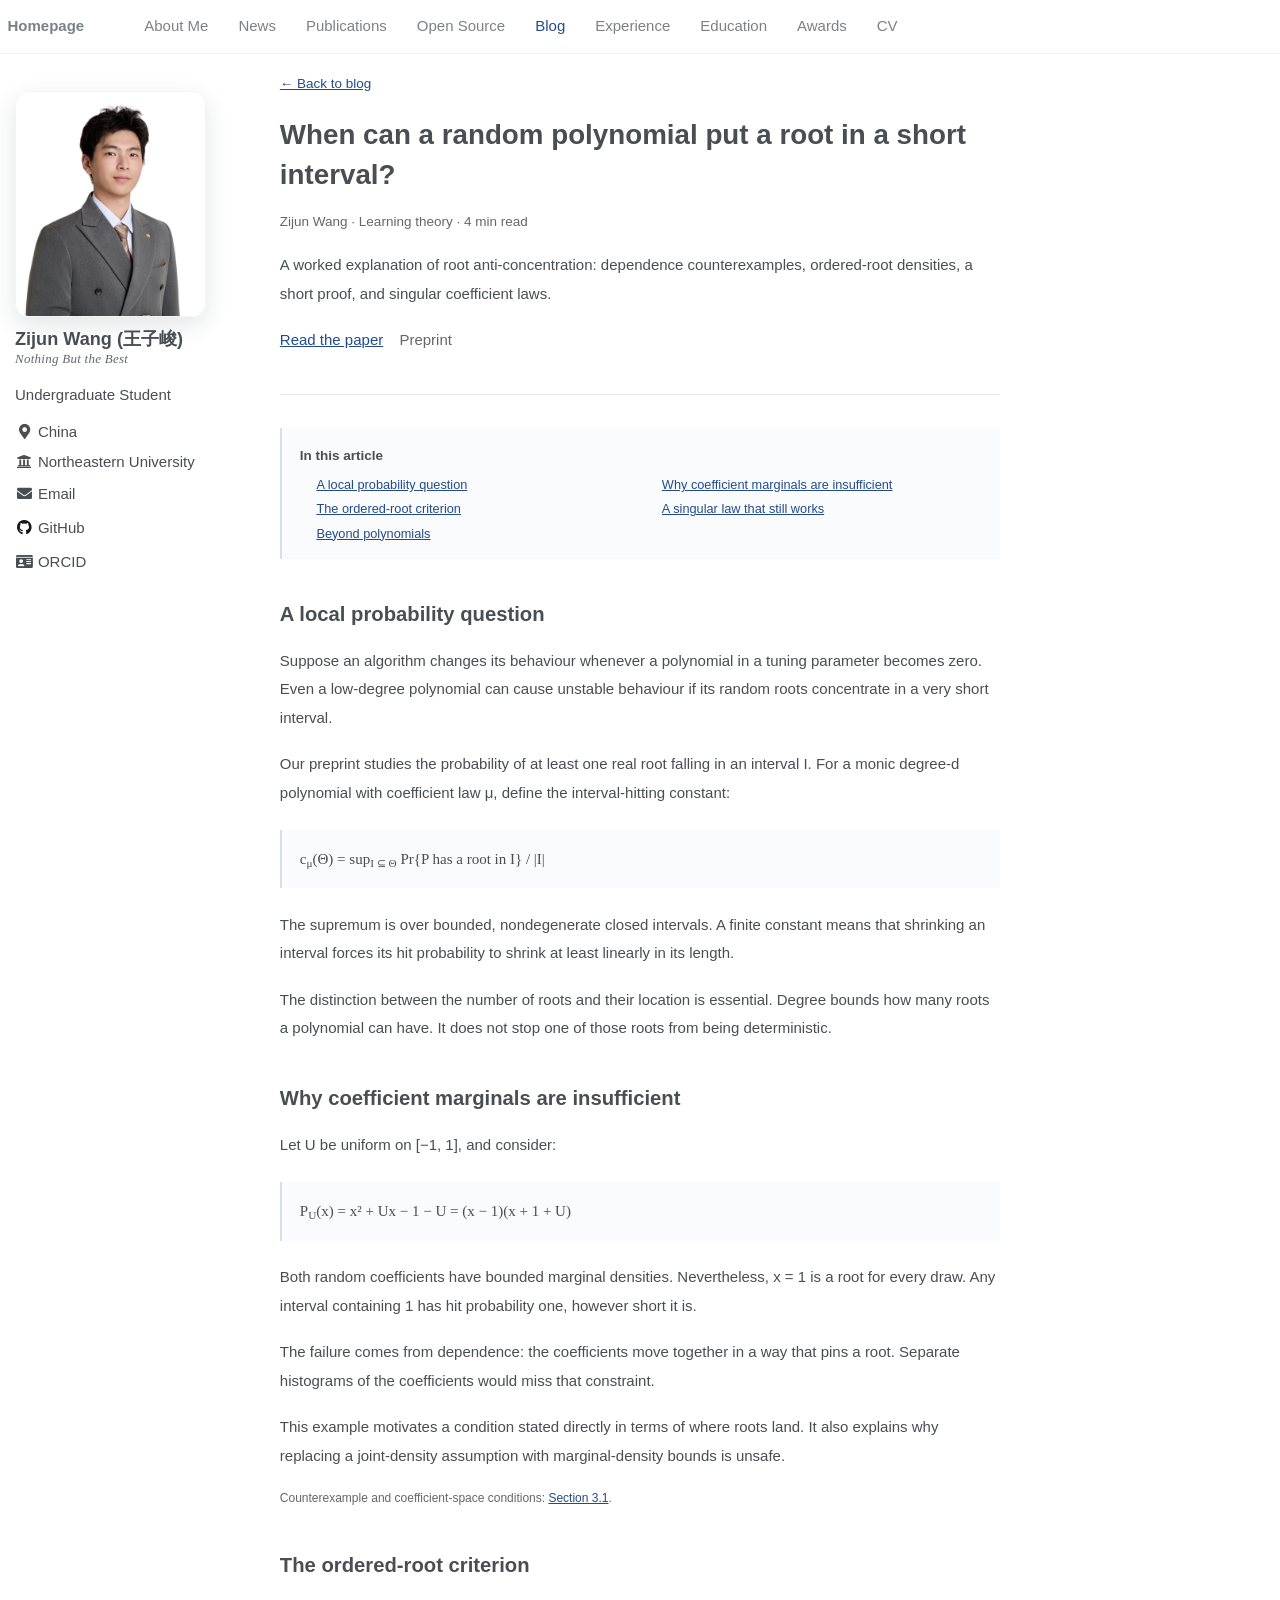
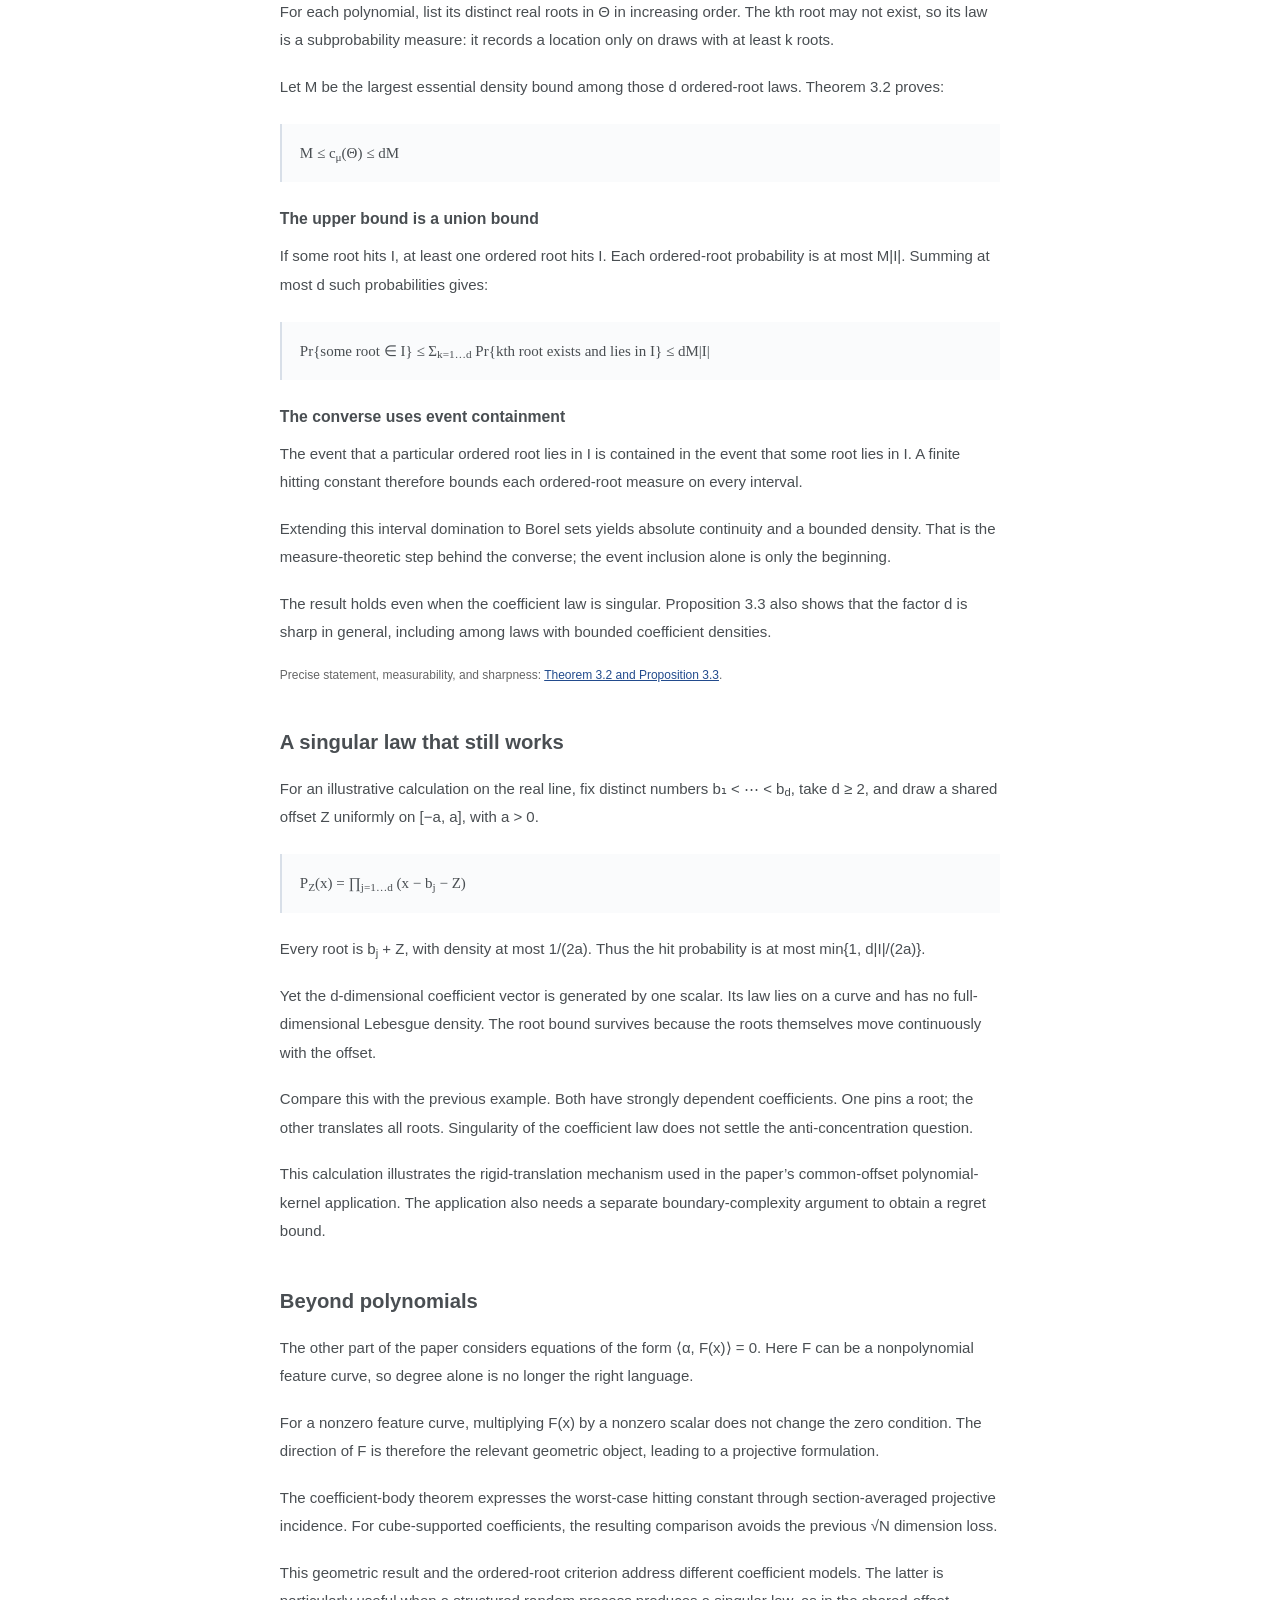
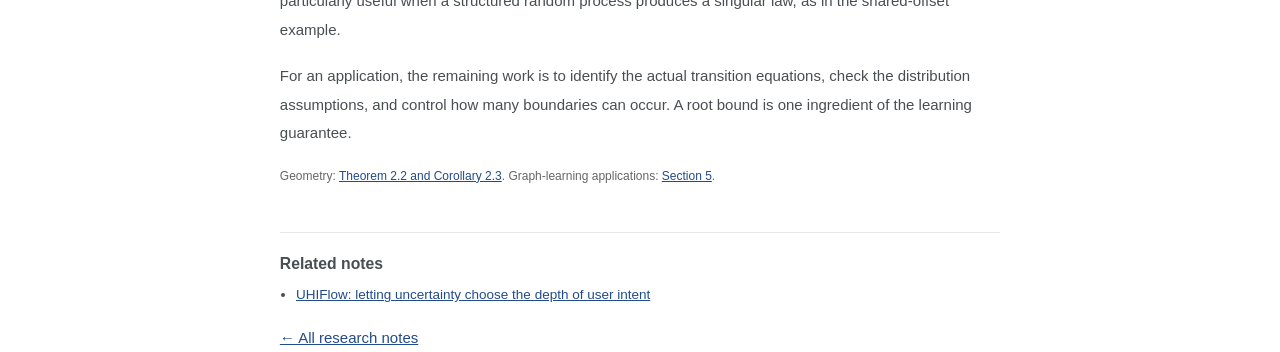
<file: posts/sharp-root.html>
<!doctype html>
<html lang="en" class="no-js">
<head>
  <meta charset="utf-8">
  <meta name="viewport" content="width=device-width, initial-scale=1.0">
  <title>When can a random polynomial put a root in a short interval? - Zijun Wang</title>
  <meta name="description" content="A worked explanation of root anti-concentration: dependence counterexamples, ordered-root densities, a short proof, and singular coefficient laws.">
  <meta name="author" content="Zijun Wang">
  <meta name="theme-color" content="#ffffff">
  <link rel="canonical" href="https://wangzijun.top/posts/sharp-root.html">
  <meta property="og:type" content="article">
  <meta property="og:title" content="When can a random polynomial put a root in a short interval? - Zijun Wang">
  <meta property="og:description" content="A worked explanation of root anti-concentration: dependence counterexamples, ordered-root densities, a short proof, and singular coefficient laws.">
  <meta property="og:url" content="https://wangzijun.top/posts/sharp-root.html">
  <meta property="og:image" content="https://wangzijun.top/assets/img/portrait.jpg">
  <meta name="twitter:card" content="summary_large_image">
  <link rel="icon" type="image/jpeg" href="../assets/img/portrait.jpg">
  <link rel="stylesheet" href="../assets/css/academic.css">
  <link rel="stylesheet" href="../styles.css?v=20261113-signature-reference">
  <script src="../main.js" defer></script>
</head>
<body>
  <a class="skip-link" href="#content">Skip to content</a>
  <header class="masthead">
    <div class="masthead__inner-wrap">
      <div class="masthead__menu">
        <nav id="site-nav" class="greedy-nav" aria-label="Main navigation">
          <button class="menu-toggle" type="button" aria-label="Open navigation" aria-controls="navigation-links" aria-expanded="false"><span class="navicon"></span></button>
          <ul class="visible-links" id="navigation-links">
            <li class="masthead__menu-item masthead__menu-item--lg masthead__menu-home-item"><a href="../index.html">Homepage</a></li>
            <li class="masthead__menu-item"><a href="../index.html#about-me">About Me</a></li>
            <li class="masthead__menu-item"><a href="../index.html#news">News</a></li>
            <li class="masthead__menu-item"><a href="../index.html#publications">Publications</a></li>
            <li class="masthead__menu-item"><a href="../index.html#open-source">Open Source</a></li>
            <li class="masthead__menu-item"><a href="../articles.html" aria-current="page">Blog</a></li>
            <li class="masthead__menu-item"><a href="../index.html#experience">Experience</a></li>
            <li class="masthead__menu-item"><a href="../index.html#education">Education</a></li>
            <li class="masthead__menu-item"><a href="../index.html#awards">Awards</a></li>
            <li class="masthead__menu-item"><a href="../assets/cv.pdf?v=20261122-ai-applications">CV</a></li>
          </ul>
        </nav>
      </div>
    </div>
  </header>

  <main id="main">
    <aside class="sidebar sticky" aria-label="About Zijun Wang">
      <div class="profile_box" itemscope itemtype="https://schema.org/Person">
        <div class="author__avatar author__avatar--formal">
          <img src="../assets/img/portrait.jpg" alt="Zijun Wang (王子峻)" width="175" height="208" itemprop="image">
        </div>
        <div class="author__content">
          <h3 class="author__name" itemprop="name">Zijun Wang <span class="author__name-cn">(王子峻)</span></h3>
          <p class="author__signature" lang="en">Nothing But the Best</p>
          <div class="author__urls_sm">
            <a href="mailto:wangzj@mails.neu.edu.cn" aria-label="Email Zijun Wang"><i class="fas fa-fw fa-envelope" aria-hidden="true"></i></a>
            <a href="https://github.com/sgzizi" aria-label="Zijun Wang on GitHub"><i class="fab fa-fw fa-github" aria-hidden="true"></i></a>
            <a href="https://orcid.org/0009-0000-1725-4048" aria-label="Zijun Wang on ORCID"><i class="fas fa-fw fa-id-card" aria-hidden="true"></i></a>
          </div>
        </div>
        <div class="author__urls-wrapper">
          <ul class="author__urls social-icons">
            <li><div class="author__role">Undergraduate Student</div></li>
            <li><i class="fas fa-fw fa-map-marker-alt" aria-hidden="true"></i> China</li>
            <li class="author__affiliation"><i class="fas fa-fw fa-university" aria-hidden="true"></i> Northeastern University</li>
            <li><a href="mailto:wangzj@mails.neu.edu.cn" itemprop="email"><i class="fas fa-fw fa-envelope" aria-hidden="true"></i> Email</a></li>
            <li><a href="https://github.com/sgzizi" itemprop="sameAs"><i class="fab fa-fw fa-github" aria-hidden="true"></i> GitHub</a></li>
            <li><a href="https://orcid.org/0009-0000-1725-4048" itemprop="sameAs"><i class="fas fa-fw fa-id-card" aria-hidden="true"></i> ORCID</a></li>
          </ul>
        </div>
      </div>
    </aside>

    <article class="page" id="content" aria-label="Research article">
      <div class="page__inner-wrap">
        <div class="page__content">
          <div class="blog-article">
<header class="blog-article__header">
<a class="blog-article__back" href="../articles.html">← Back to blog</a>
<h1>When can a random polynomial put a root in a short interval?</h1>
<p class="blog-list__meta">Zijun Wang · Learning theory · 4 min read</p>
<p>A worked explanation of root anti-concentration: dependence counterexamples, ordered-root densities, a short proof, and singular coefficient laws.</p>
<p class="blog-article__links"><a href="https://arxiv.org/abs/2608.01670">Read the paper</a> <span class="blog-article__venue">Preprint</span></p>
</header>
<nav class="blog-toc" aria-label="In this article">
<p>In this article</p><ol><li><a href="#question">A local probability question</a></li>
<li><a href="#dependence">Why coefficient marginals are insufficient</a></li>
<li><a href="#criterion">The ordered-root criterion</a></li>
<li><a href="#example">A singular law that still works</a></li>
<li><a href="#geometry">Beyond polynomials</a></li></ol>
</nav>

<h2 id="question">A local probability question</h2>
<p>Suppose an algorithm changes its behaviour whenever a polynomial in a tuning parameter becomes zero. Even a low-degree polynomial can cause unstable behaviour if its random roots concentrate in a very short interval.</p>
<p>Our preprint studies the probability of at least one real root falling in an interval I. For a monic degree-d polynomial with coefficient law μ, define the interval-hitting constant:</p>
<div class="blog-equation" aria-label="The interval-hitting constant is the supremum over intervals of the probability of a root hit divided by interval length">c<sub>μ</sub>(Θ) = sup<sub>I ⊆ Θ</sub> Pr{P has a root in I} / |I|</div>
<p>The supremum is over bounded, nondegenerate closed intervals. A finite constant means that shrinking an interval forces its hit probability to shrink at least linearly in its length.</p>
<p>The distinction between the number of roots and their location is essential. Degree bounds how many roots a polynomial can have. It does not stop one of those roots from being deterministic.</p>

<h2 id="dependence">Why coefficient marginals are insufficient</h2>
<p>Let U be uniform on [−1, 1], and consider:</p>
<div class="blog-equation">P<sub>U</sub>(x) = x² + Ux − 1 − U = (x − 1)(x + 1 + U)</div>
<p>Both random coefficients have bounded marginal densities. Nevertheless, x = 1 is a root for every draw. Any interval containing 1 has hit probability one, however short it is.</p>
<p>The failure comes from dependence: the coefficients move together in a way that pins a root. Separate histograms of the coefficients would miss that constraint.</p>
<p>This example motivates a condition stated directly in terms of where roots land. It also explains why replacing a joint-density assumption with marginal-density bounds is unsafe.</p>
<p class="blog-source">Counterexample and coefficient-space conditions: <a href="https://arxiv.org/html/2608.01670v1#S3.SS1">Section 3.1</a>.</p>

<h2 id="criterion">The ordered-root criterion</h2>
<p>For each polynomial, list its distinct real roots in Θ in increasing order. The kth root may not exist, so its law is a subprobability measure: it records a location only on draws with at least k roots.</p>
<p>Let M be the largest essential density bound among those d ordered-root laws. Theorem 3.2 proves:</p>
<div class="blog-equation" aria-label="M is at most c mu, which is at most d times M">M ≤ c<sub>μ</sub>(Θ) ≤ dM</div>
<h3>The upper bound is a union bound</h3>
<p>If some root hits I, at least one ordered root hits I. Each ordered-root probability is at most M|I|. Summing at most d such probabilities gives:</p>
<div class="blog-equation">Pr{some root ∈ I} ≤ Σ<sub>k=1…d</sub> Pr{kth root exists and lies in I} ≤ dM|I|</div>
<h3>The converse uses event containment</h3>
<p>The event that a particular ordered root lies in I is contained in the event that some root lies in I. A finite hitting constant therefore bounds each ordered-root measure on every interval.</p>
<p>Extending this interval domination to Borel sets yields absolute continuity and a bounded density. That is the measure-theoretic step behind the converse; the event inclusion alone is only the beginning.</p>
<p>The result holds even when the coefficient law is singular. Proposition 3.3 also shows that the factor d is sharp in general, including among laws with bounded coefficient densities.</p>
<p class="blog-source">Precise statement, measurability, and sharpness: <a href="https://arxiv.org/html/2608.01670v1#S3">Theorem 3.2 and Proposition 3.3</a>.</p>

<h2 id="example">A singular law that still works</h2>
<p>For an illustrative calculation on the real line, fix distinct numbers b₁ &lt; ⋯ &lt; b<sub>d</sub>, take d ≥ 2, and draw a shared offset Z uniformly on [−a, a], with a &gt; 0.</p>
<div class="blog-equation">P<sub>Z</sub>(x) = ∏<sub>j=1…d</sub> (x − b<sub>j</sub> − Z)</div>
<p>Every root is b<sub>j</sub> + Z, with density at most 1/(2a). Thus the hit probability is at most min{1, d|I|/(2a)}.</p>
<p>Yet the d-dimensional coefficient vector is generated by one scalar. Its law lies on a curve and has no full-dimensional Lebesgue density. The root bound survives because the roots themselves move continuously with the offset.</p>
<p>Compare this with the previous example. Both have strongly dependent coefficients. One pins a root; the other translates all roots. Singularity of the coefficient law does not settle the anti-concentration question.</p>
<p>This calculation illustrates the rigid-translation mechanism used in the paper’s common-offset polynomial-kernel application. The application also needs a separate boundary-complexity argument to obtain a regret bound.</p>

<h2 id="geometry">Beyond polynomials</h2>
<p>The other part of the paper considers equations of the form ⟨α, F(x)⟩ = 0. Here F can be a nonpolynomial feature curve, so degree alone is no longer the right language.</p>
<p>For a nonzero feature curve, multiplying F(x) by a nonzero scalar does not change the zero condition. The direction of F is therefore the relevant geometric object, leading to a projective formulation.</p>
<p>The coefficient-body theorem expresses the worst-case hitting constant through section-averaged projective incidence. For cube-supported coefficients, the resulting comparison avoids the previous √N dimension loss.</p>
<p>This geometric result and the ordered-root criterion address different coefficient models. The latter is particularly useful when a structured random process produces a singular law, as in the shared-offset example.</p>
<p>For an application, the remaining work is to identify the actual transition equations, check the distribution assumptions, and control how many boundaries can occur. A root bound is one ingredient of the learning guarantee.</p>
<p class="blog-source">Geometry: <a href="https://arxiv.org/html/2608.01670v1#S2">Theorem 2.2 and Corollary 2.3</a>. Graph-learning applications: <a href="https://arxiv.org/html/2608.01670v1#S5">Section 5</a>.</p>

<footer class="blog-article__footer">
<h2>Related notes</h2><ul><li><a href="uhiflow.html">UHIFlow: letting uncertainty choose the depth of user intent</a></li>
</ul>
<a href="../articles.html">← All research notes</a>
</footer>
          </div>
        </div>
      </div>
    </article>
  </main>
</body>
</html>
<!-- Maintenance annotation; functional content is unchanged. -->
</file>
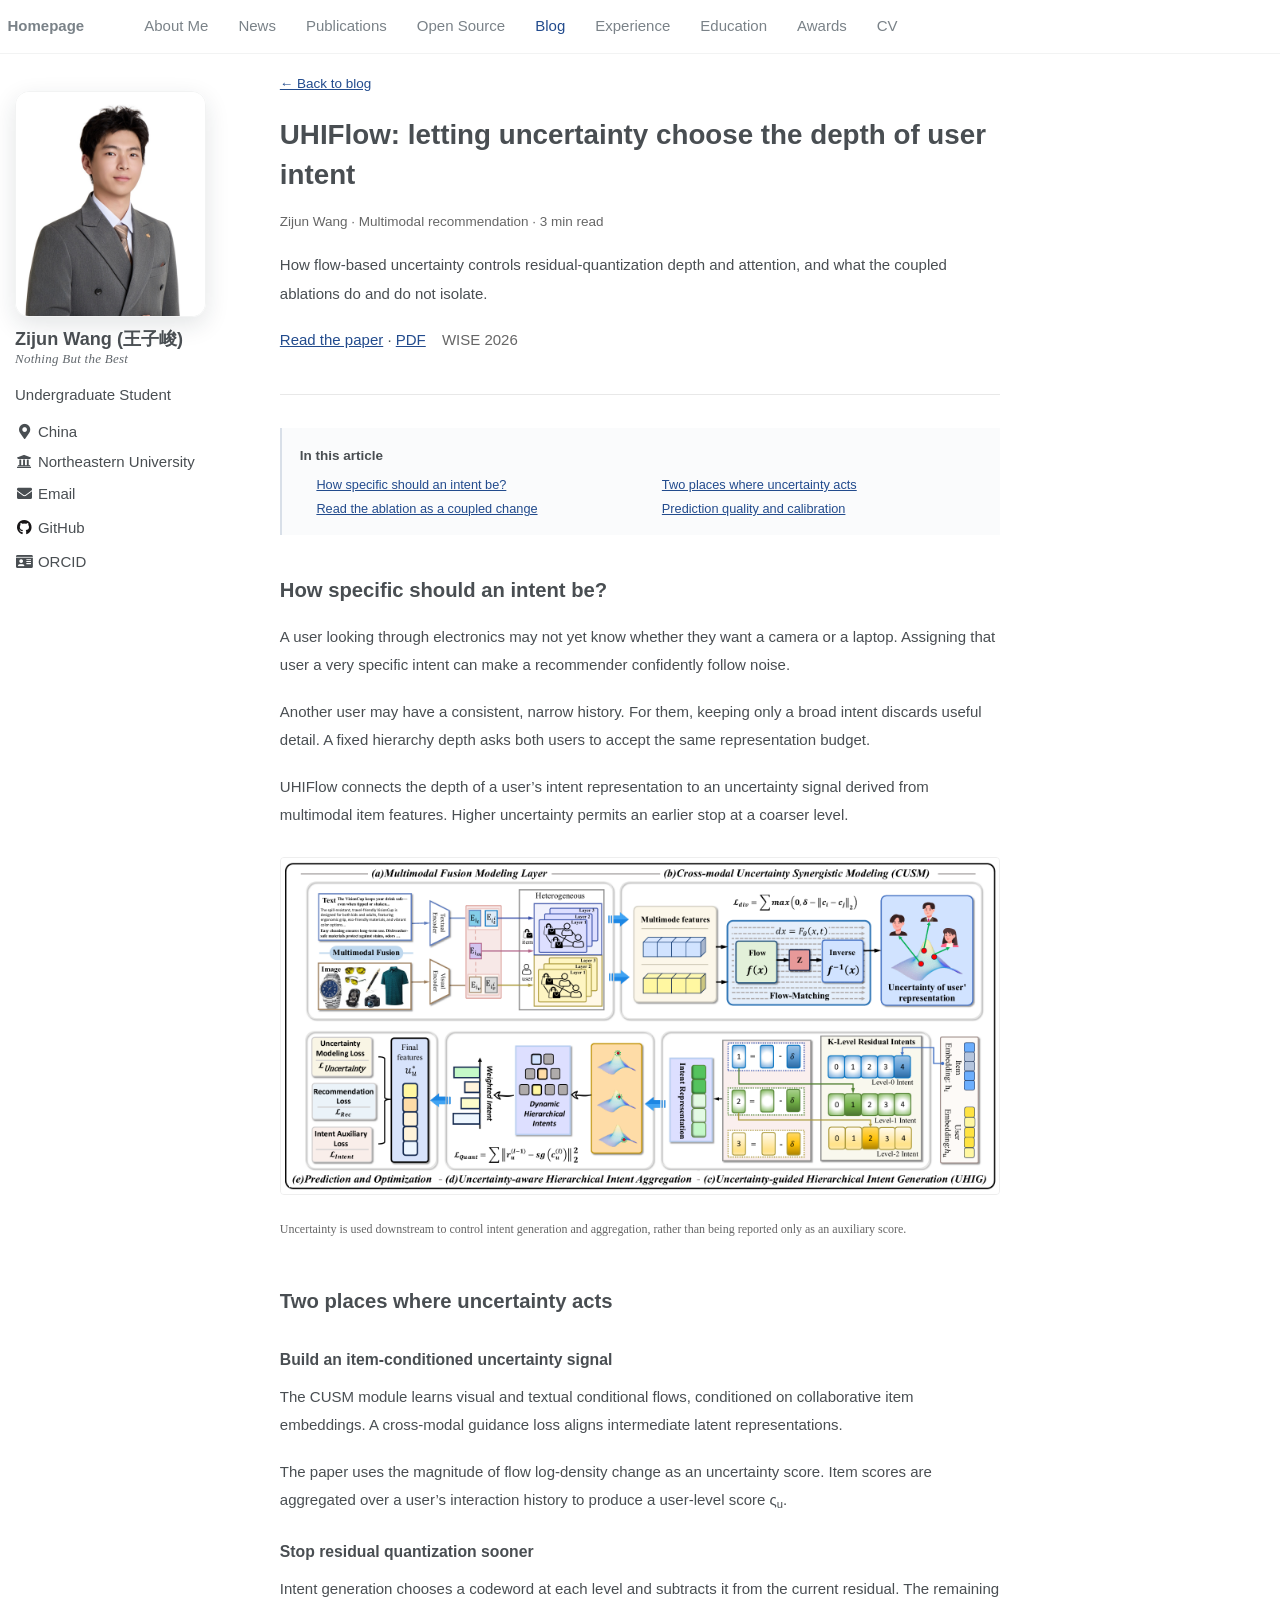
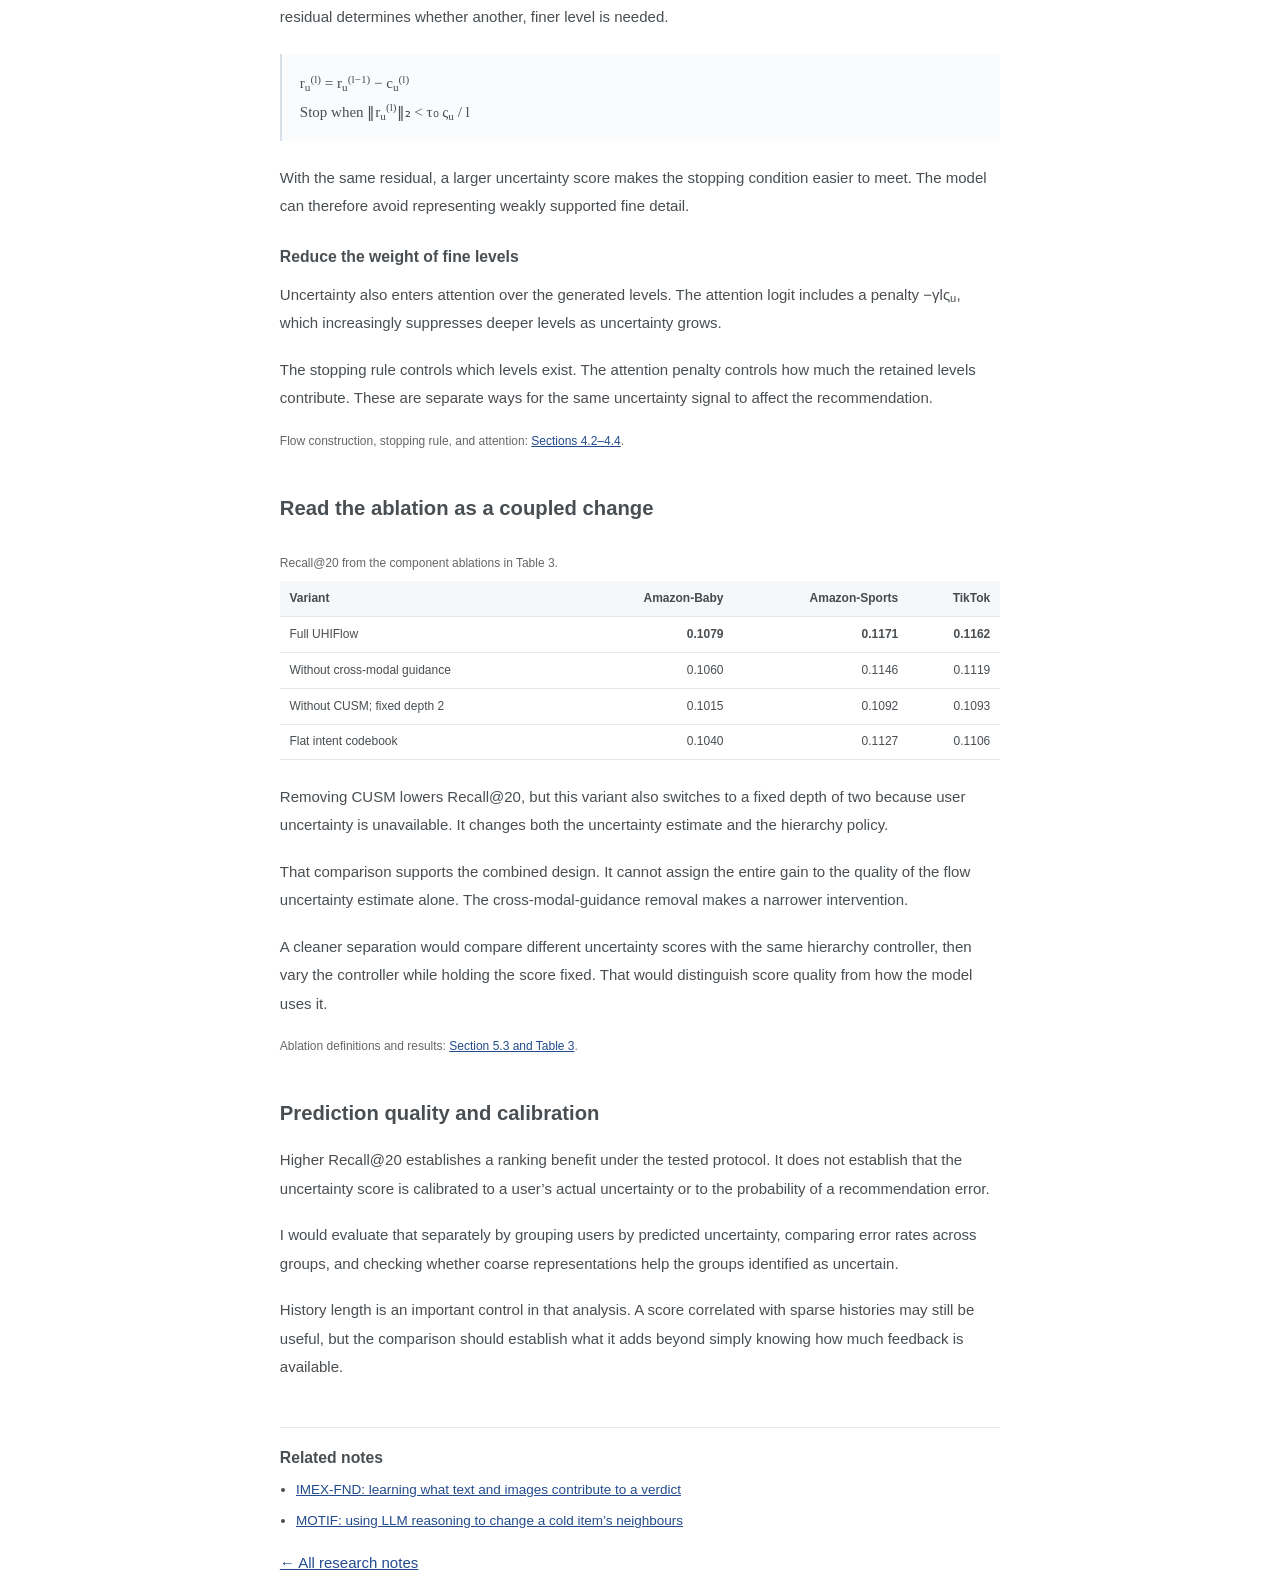
<file: posts/uhiflow.html>
<!doctype html>
<html lang="en" class="no-js">
<head>
  <meta charset="utf-8">
  <meta name="viewport" content="width=device-width, initial-scale=1.0">
  <title>UHIFlow: letting uncertainty choose the depth of user intent - Zijun Wang</title>
  <meta name="description" content="How flow-based uncertainty controls residual-quantization depth and attention, and what the coupled ablations do and do not isolate.">
  <meta name="author" content="Zijun Wang">
  <meta name="theme-color" content="#ffffff">
  <link rel="canonical" href="https://wangzijun.top/posts/uhiflow.html">
  <meta property="og:type" content="article">
  <meta property="og:title" content="UHIFlow: letting uncertainty choose the depth of user intent - Zijun Wang">
  <meta property="og:description" content="How flow-based uncertainty controls residual-quantization depth and attention, and what the coupled ablations do and do not isolate.">
  <meta property="og:url" content="https://wangzijun.top/posts/uhiflow.html">
  <meta property="og:image" content="https://wangzijun.top/assets/img/portrait.jpg">
  <meta name="twitter:card" content="summary_large_image">
  <link rel="icon" type="image/jpeg" href="../assets/img/portrait.jpg">
  <link rel="stylesheet" href="../assets/css/academic.css">
  <link rel="stylesheet" href="../styles.css?v=20261113-signature-reference">
  <script src="../main.js" defer></script>
</head>
<body>
  <a class="skip-link" href="#content">Skip to content</a>
  <header class="masthead">
    <div class="masthead__inner-wrap">
      <div class="masthead__menu">
        <nav id="site-nav" class="greedy-nav" aria-label="Main navigation">
          <button class="menu-toggle" type="button" aria-label="Open navigation" aria-controls="navigation-links" aria-expanded="false"><span class="navicon"></span></button>
          <ul class="visible-links" id="navigation-links">
            <li class="masthead__menu-item masthead__menu-item--lg masthead__menu-home-item"><a href="../index.html">Homepage</a></li>
            <li class="masthead__menu-item"><a href="../index.html#about-me">About Me</a></li>
            <li class="masthead__menu-item"><a href="../index.html#news">News</a></li>
            <li class="masthead__menu-item"><a href="../index.html#publications">Publications</a></li>
            <li class="masthead__menu-item"><a href="../index.html#open-source">Open Source</a></li>
            <li class="masthead__menu-item"><a href="../articles.html" aria-current="page">Blog</a></li>
            <li class="masthead__menu-item"><a href="../index.html#experience">Experience</a></li>
            <li class="masthead__menu-item"><a href="../index.html#education">Education</a></li>
            <li class="masthead__menu-item"><a href="../index.html#awards">Awards</a></li>
            <li class="masthead__menu-item"><a href="../assets/cv.pdf?v=20261122-ai-applications">CV</a></li>
          </ul>
        </nav>
      </div>
    </div>
  </header>

  <main id="main">
    <aside class="sidebar sticky" aria-label="About Zijun Wang">
      <div class="profile_box" itemscope itemtype="https://schema.org/Person">
        <div class="author__avatar author__avatar--formal">
          <img src="../assets/img/portrait.jpg" alt="Zijun Wang (王子峻)" width="175" height="208" itemprop="image">
        </div>
        <div class="author__content">
          <h3 class="author__name" itemprop="name">Zijun Wang <span class="author__name-cn">(王子峻)</span></h3>
          <p class="author__signature" lang="en">Nothing But the Best</p>
          <div class="author__urls_sm">
            <a href="mailto:wangzj@mails.neu.edu.cn" aria-label="Email Zijun Wang"><i class="fas fa-fw fa-envelope" aria-hidden="true"></i></a>
            <a href="https://github.com/sgzizi" aria-label="Zijun Wang on GitHub"><i class="fab fa-fw fa-github" aria-hidden="true"></i></a>
            <a href="https://orcid.org/0009-0000-1725-4048" aria-label="Zijun Wang on ORCID"><i class="fas fa-fw fa-id-card" aria-hidden="true"></i></a>
          </div>
        </div>
        <div class="author__urls-wrapper">
          <ul class="author__urls social-icons">
            <li><div class="author__role">Undergraduate Student</div></li>
            <li><i class="fas fa-fw fa-map-marker-alt" aria-hidden="true"></i> China</li>
            <li class="author__affiliation"><i class="fas fa-fw fa-university" aria-hidden="true"></i> Northeastern University</li>
            <li><a href="mailto:wangzj@mails.neu.edu.cn" itemprop="email"><i class="fas fa-fw fa-envelope" aria-hidden="true"></i> Email</a></li>
            <li><a href="https://github.com/sgzizi" itemprop="sameAs"><i class="fab fa-fw fa-github" aria-hidden="true"></i> GitHub</a></li>
            <li><a href="https://orcid.org/0009-0000-1725-4048" itemprop="sameAs"><i class="fas fa-fw fa-id-card" aria-hidden="true"></i> ORCID</a></li>
          </ul>
        </div>
      </div>
    </aside>

    <article class="page" id="content" aria-label="Research article">
      <div class="page__inner-wrap">
        <div class="page__content">
          <div class="blog-article">
<header class="blog-article__header">
<a class="blog-article__back" href="../articles.html">← Back to blog</a>
<h1>UHIFlow: letting uncertainty choose the depth of user intent</h1>
<p class="blog-list__meta">Zijun Wang · Multimodal recommendation · 3 min read</p>
<p>How flow-based uncertainty controls residual-quantization depth and attention, and what the coupled ablations do and do not isolate.</p>
<p class="blog-article__links"><a href="https://arxiv.org/abs/2609.29609">Read the paper</a> · <a href="../assets/papers/uhiflow.pdf">PDF</a> <span class="blog-article__venue">WISE 2026</span></p>
</header>
<nav class="blog-toc" aria-label="In this article">
<p>In this article</p><ol><li><a href="#granularity">How specific should an intent be?</a></li>
<li><a href="#mechanism">Two places where uncertainty acts</a></li>
<li><a href="#ablation">Read the ablation as a coupled change</a></li>
<li><a href="#calibration">Prediction quality and calibration</a></li></ol>
</nav>

<h2 id="granularity">How specific should an intent be?</h2>
<p>A user looking through electronics may not yet know whether they want a camera or a laptop. Assigning that user a very specific intent can make a recommender confidently follow noise.</p>
<p>Another user may have a consistent, narrow history. For them, keeping only a broad intent discards useful detail. A fixed hierarchy depth asks both users to accept the same representation budget.</p>
<p>UHIFlow connects the depth of a user’s intent representation to an uncertainty signal derived from multimodal item features. Higher uncertainty permits an earlier stop at a coarser level.</p>
<figure class="blog-figure">
<a href="../assets/img/publications/uhiflow.png" aria-label="View full-size research figure"><img src="../assets/img/publications/uhiflow.png" width="1800" height="844" alt="UHIFlow architecture connecting collaborative embeddings, visual and textual flows, uncertainty-guided intent generation, and aggregation." loading="lazy"></a>
<figcaption>Uncertainty is used downstream to control intent generation and aggregation, rather than being reported only as an auxiliary score.</figcaption>
</figure>
<h2 id="mechanism">Two places where uncertainty acts</h2>
<h3>Build an item-conditioned uncertainty signal</h3>
<p>The CUSM module learns visual and textual conditional flows, conditioned on collaborative item embeddings. A cross-modal guidance loss aligns intermediate latent representations.</p>
<p>The paper uses the magnitude of flow log-density change as an uncertainty score. Item scores are aggregated over a user’s interaction history to produce a user-level score ς<sub>u</sub>.</p>
<h3>Stop residual quantization sooner</h3>
<p>Intent generation chooses a codeword at each level and subtracts it from the current residual. The remaining residual determines whether another, finer level is needed.</p>
<div class="blog-equation">r<sub>u</sub><sup>(l)</sup> = r<sub>u</sub><sup>(l−1)</sup> − c<sub>u</sub><sup>(l)</sup><br>Stop when ‖r<sub>u</sub><sup>(l)</sup>‖₂ &lt; τ₀ ς<sub>u</sub> / l</div>
<p>With the same residual, a larger uncertainty score makes the stopping condition easier to meet. The model can therefore avoid representing weakly supported fine detail.</p>
<h3>Reduce the weight of fine levels</h3>
<p>Uncertainty also enters attention over the generated levels. The attention logit includes a penalty −γlς<sub>u</sub>, which increasingly suppresses deeper levels as uncertainty grows.</p>
<p>The stopping rule controls which levels exist. The attention penalty controls how much the retained levels contribute. These are separate ways for the same uncertainty signal to affect the recommendation.</p>
<p class="blog-source">Flow construction, stopping rule, and attention: <a href="../assets/papers/uhiflow.pdf#page=5">Sections 4.2–4.4</a>.</p>

<h2 id="ablation">Read the ablation as a coupled change</h2>
<div class="blog-table" role="region" aria-label="Recall@20 from the component ablations in Table 3." tabindex="0">
<table><caption>Recall@20 from the component ablations in Table 3.</caption><thead><tr><th scope="col">Variant</th><th scope="col">Amazon-Baby</th><th scope="col">Amazon-Sports</th><th scope="col">TikTok</th></tr></thead><tbody><tr><th scope="row">Full UHIFlow</th><td><strong>0.1079</strong></td><td><strong>0.1171</strong></td><td><strong>0.1162</strong></td></tr>
<tr><th scope="row">Without cross-modal guidance</th><td>0.1060</td><td>0.1146</td><td>0.1119</td></tr>
<tr><th scope="row">Without CUSM; fixed depth 2</th><td>0.1015</td><td>0.1092</td><td>0.1093</td></tr>
<tr><th scope="row">Flat intent codebook</th><td>0.1040</td><td>0.1127</td><td>0.1106</td></tr></tbody></table>
</div>
<p>Removing CUSM lowers Recall@20, but this variant also switches to a fixed depth of two because user uncertainty is unavailable. It changes both the uncertainty estimate and the hierarchy policy.</p>
<p>That comparison supports the combined design. It cannot assign the entire gain to the quality of the flow uncertainty estimate alone. The cross-modal-guidance removal makes a narrower intervention.</p>
<p>A cleaner separation would compare different uncertainty scores with the same hierarchy controller, then vary the controller while holding the score fixed. That would distinguish score quality from how the model uses it.</p>
<p class="blog-source">Ablation definitions and results: <a href="../assets/papers/uhiflow.pdf#page=10">Section 5.3 and Table 3</a>.</p>

<h2 id="calibration">Prediction quality and calibration</h2>
<p>Higher Recall@20 establishes a ranking benefit under the tested protocol. It does not establish that the uncertainty score is calibrated to a user’s actual uncertainty or to the probability of a recommendation error.</p>
<p>I would evaluate that separately by grouping users by predicted uncertainty, comparing error rates across groups, and checking whether coarse representations help the groups identified as uncertain.</p>
<p>History length is an important control in that analysis. A score correlated with sparse histories may still be useful, but the comparison should establish what it adds beyond simply knowing how much feedback is available.</p>

<footer class="blog-article__footer">
<h2>Related notes</h2><ul><li><a href="imex-fnd.html">IMEX-FND: learning what text and images contribute to a verdict</a></li>
<li><a href="motif.html">MOTIF: using LLM reasoning to change a cold item’s neighbours</a></li></ul>
<a href="../articles.html">← All research notes</a>
</footer>
          </div>
        </div>
      </div>
    </article>
  </main>
</body>
</html>
<!-- Maintenance annotation; functional content is unchanged. -->
</file>
<file: assets/css/academic.css>
a:focus{outline:thin dotted #f89406;outline:5px auto #f89406;outline-offset:-2px}*,*:before,*:after{-moz-box-sizing:border-box;-webkit-box-sizing:border-box;box-sizing:border-box}html{box-sizing:border-box;background-color:#fff;font-size:15px;-webkit-text-size-adjust:100%;-ms-text-size-adjust:100%}body{margin:0}::-moz-selection{color:#fff;background:#000}::selection{color:#fff;background:#000}article,aside,details,figcaption,figure,footer,header,hgroup,main,nav,section{display:block}audio,canvas,video{display:inline-block;*display:inline;*zoom:1}audio:not([controls]){display:none}a{color:#224b8d}a:hover,a:active{outline:0}sub,sup{position:relative;font-size:75%;line-height:0;vertical-align:baseline}sup{top:-0.5em}sub{bottom:-0.25em}img{max-width:100%;width:auto\9;height:auto;vertical-align:middle;border:0;-ms-interpolation-mode:bicubic}#map_canvas img,.google-maps img{max-width:none}button,input,select,textarea{margin:0;font-size:100%;vertical-align:middle}button,input{*overflow:visible;line-height:normal}button::-moz-focus-inner,input::-moz-focus-inner{padding:0;border:0}button,html input[type="button"],input[type="reset"],input[type="submit"]{-webkit-appearance:button;cursor:pointer}label,select,button,input[type="button"],input[type="reset"],input[type="submit"],input[type="radio"],input[type="checkbox"]{cursor:pointer}input[type="search"]{box-sizing:content-box;-webkit-appearance:textfield}input[type="search"]::-webkit-search-decoration,input[type="search"]::-webkit-search-cancel-button{-webkit-appearance:none}textarea{overflow:auto;vertical-align:top}html{position:relative;min-height:100%}body{margin:0;padding:0;padding-bottom:0em;color:#494e52;font-family:"Trebuchet MS",Helvetica,sans-serif;line-height:1.5}body.overflow--hidden{overflow:hidden}h1,h2,h3,h4,h5,h6{margin:1em 0 0.5em;line-height:1.2;font-family:"Trebuchet MS",Helvetica,sans-serif;font-weight:bold}h1{margin-top:1em;font-size:1.4em}h2{font-size:1.2em}h3{font-size:1em}h4{font-size:1em}h5{font-size:1em}h6{font-size:1em}small,.small{font-size:1em}p{margin-bottom:0.5em}u,ins{text-decoration:none;border-bottom:1px solid #494e52}u a,ins a{color:inherit}ul{padding-inline-start:2em;margin-block-start:0.5em}del a{color:inherit}p,pre,blockquote,ul,ol,dl,figure,table,fieldset{orphans:3;widows:3}abbr[title],abbr[data-original-title]{text-decoration:none;cursor:help;border-bottom:1px dotted #494e52}blockquote{margin:2em 1em 2em 0;padding-left:1em;padding-right:1em;font-style:italic;border-left:0.25em solid #7a8288}blockquote cite{font-style:italic}blockquote cite:before{content:"\2014";padding-right:5px}a:hover,a:active{outline:0}tt,code,kbd,samp,pre{font-family:Monaco,Consolas,"Lucida Console",monospace}pre{overflow-x:auto}p>code,a>code,li>code,figcaption>code,td>code{padding-top:0.1rem;padding-bottom:0.1rem;font-size:1em;background:#fafafa;border:1px solid #f2f3f3;border-radius:4px;box-shadow:0 1px 1px rgba(0,0,0,0.125)}p>code:before,p>code:after,a>code:before,a>code:after,li>code:before,li>code:after,figcaption>code:before,figcaption>code:after,td>code:before,td>code:after{letter-spacing:-0.2em;content:"\00a0"}hr{display:block;margin:1em 0;border:0;border-top:1px solid #f2f3f3}ul li,ol li{margin-bottom:0.5em}li ul,li ol{margin-top:0.5em}figure{display:-webkit-box;display:flex;-webkit-box-pack:justify;justify-content:space-between;-webkit-box-align:start;align-items:flex-start;flex-wrap:wrap;margin:2em 0}figure img,figure iframe,figure .fluid-width-video-wrapper{margin-bottom:1em}figure img{width:100%;border-radius:4px;-webkit-transition:all 0.2s ease-in-out;transition:all 0.2s ease-in-out}figure>a{display:block}@media (min-width: 37.5em){figure.half>a,figure.half>img{width:calc(50% - 0.5em)}}figure.half figcaption{width:100%}@media (min-width: 37.5em){figure.third>a,figure.third>img{width:calc(33.3333% - 0.5em)}}figure.third figcaption{width:100%}figcaption{margin-bottom:0.5em;color:#777a7d;font-family:Georgia,Times,serif;font-size:1em}figcaption a{color:inherit;text-decoration:none;border-bottom:1px solid #bdc1c4;-webkit-transition:all 0.2s ease-in-out;transition:all 0.2s ease-in-out}figcaption a:hover{color:#000;border-bottom-color:#000}svg:not(:root){overflow:hidden}nav ul{margin:0;padding:0}nav li{list-style:none}nav a{text-decoration:none}nav ul li,nav ol li{margin-bottom:0}nav li ul,nav li ol{margin-top:0}b,i,strong,em,blockquote,p,q,span,figure,img,h1,h2,header,input,a,tr,td,form button,input[type="submit"],.btn,#goog-wm-sb,.highlight,.archive__item-teaser{-webkit-transition:all 0.2s ease-in-out;transition:all 0.2s ease-in-out}.hidden{display:none;visibility:hidden}.load{display:none}.transparent{opacity:0}.visually-hidden,.screen-reader-text,.screen-reader-text span,.screen-reader-shortcut{position:absolute !important;clip:rect(1px, 1px, 1px, 1px);height:1px !important;width:1px !important;border:0 !important;overflow:hidden}body:hover .visually-hidden a,body:hover .visually-hidden input,body:hover .visually-hidden button{display:none !important}.screen-reader-text:focus,.screen-reader-shortcut:focus{clip:auto !important;height:auto !important;width:auto !important;display:block;font-size:1em;font-weight:bold;padding:15px 23px 14px;background:#fff;z-index:100000;text-decoration:none;box-shadow:0 0 2px 2px rgba(0,0,0,0.6)}.skip-link{position:fixed;z-index:20;margin:0;font-family:"Trebuchet MS",Helvetica,sans-serif;white-space:nowrap}.skip-link li{height:0;width:0;list-style:none}.text-left{text-align:left}.text-center{text-align:center}.text-right{text-align:right}.text-justify{text-align:justify}.text-nowrap{white-space:nowrap}.cf{clear:both}.wrapper{max-width:925px;margin-left:auto;margin-right:auto}.wrapper:after{content:" ";display:block;clear:both}.align-left{display:block;margin-left:auto;margin-right:auto}@media (min-width: 37.5em){.align-left{float:left;margin-right:1em}}.align-right{display:block;margin-left:auto;margin-right:auto}@media (min-width: 37.5em){.align-right{float:right;margin-left:1em}}.align-center{display:block;margin-left:auto;margin-right:auto}@media (min-width: 57.8125em){.full{margin-right:-19.4915254237% !important}}.icon{display:inline-block;fill:currentColor;width:1em;height:1.1em;line-height:1;position:relative;top:-0.1em;vertical-align:middle}.social-icons .fa{color:#000}.social-icons .fa-behance,.social-icons .fa-behance-square{color:#1769FF}.social-icons .fa-dribbble{color:#ea4c89}.social-icons .fa-facebook,.social-icons .fa-facebook-square{color:#3b5998}.social-icons .fa-flickr{color:#ff0084}.social-icons .fa-foursquare{color:#0072b1}.social-icons .fa-github,.social-icons .fa-github-alt,.social-icons .fa-github-square{color:#171516}.social-icons .fa-google-plus,.social-icons .fa-google-plus-square{color:#dd4b39}.social-icons .fa-instagram{color:#517fa4}.social-icons .fa-lastfm,.social-icons .fa-lastfm-square{color:#d51007}.social-icons .fa-linkedin,.social-icons .fa-linkedin-square{color:#007bb6}.social-icons .fa-pinterest,.social-icons .fa-pinterest-p,.social-icons .fa-pinterest-square{color:#cb2027}.social-icons .fa-rss,.social-icons .fa-rss-square{color:#fa9b39}.social-icons .fa-soundcloud{color:#f30}.social-icons .fa-stack-exchange,.social-icons .fa-stack-overflow{color:#fe7a15}.social-icons .fa-tumblr,.social-icons .fa-tumblr-square{color:#32506d}.social-icons .fa-twitter,.social-icons .fa-twitter-square{color:#55acee}.social-icons .fa-vimeo,.social-icons .fa-vimeo-square{color:#1ab7ea}.social-icons .fa-vine{color:#00bf8f}.social-icons .fa-youtube,.social-icons .fa-youtube-square,.social-icons .fa-youtube-play{color:#b00}.social-icons .fa-xing,.social-icons .fa-xing-square{color:#006567}.navicon{position:relative;width:28px;height:4px;background:#fff;margin:auto;-webkit-transition:0.3s;transition:0.3s}.navicon:before,.navicon:after{content:"";position:absolute;left:0;width:28px;height:4px;background:#fff;-webkit-transition:0.3s;transition:0.3s}.navicon:before{top:-8px}.navicon:after{bottom:-8px}.close .navicon{background:transparent}.close .navicon:before,.close .navicon:after{-webkit-transform-origin:50% 50%;-ms-transform-origin:50% 50%;transform-origin:50% 50%;top:0;width:28px}.close .navicon:before{-webkit-transform:rotate3d(0, 0, 1, 45deg);transform:rotate3d(0, 0, 1, 45deg)}.close .navicon:after{-webkit-transform:rotate3d(0, 0, 1, -45deg);transform:rotate3d(0, 0, 1, -45deg)}@media (min-width: 57.8125em){.sticky{clear:both;position:-webkit-sticky;position:sticky;top:6em}.sticky::after{clear:both;content:"";display:table}.sticky>*{display:block}}.well{min-height:20px;padding:19px;margin-bottom:20px;background-color:#f5f5f5;border:1px solid #e3e3e3;border-radius:4px;box-shadow:inset 0 1px 1px rgba(0,0,0,0.05)}.show-modal{overflow:hidden;position:relative}.show-modal:before{position:absolute;content:"";top:0;left:0;width:100%;height:100%;z-index:999;background-color:rgba(255,255,255,0.85)}.show-modal .modal{display:block}.modal{display:none;position:fixed;width:300px;top:50%;left:50%;margin-left:-150px;margin-top:-150px;min-height:0;z-index:9999;background:#fff;border:1px solid #f2f3f3;border-radius:4px;box-shadow:0 1px 1px rgba(0,0,0,0.125)}.modal__title{margin:0;padding:0.5em 1em}.modal__supporting-text{padding:0 1em 0.5em 1em}.modal__actions{padding:0.5em 1em;border-top:1px solid #f2f3f3}.footnote{color:#9ba1a6;text-decoration:none}.footnotes{color:#9ba1a6}.footnotes ol,.footnotes li,.footnotes p{margin-bottom:0;font-size:1em}a.reversefootnote{color:#7a8288;text-decoration:none}a.reversefootnote:hover{text-decoration:underline}.required{color:#ee5f5b;font-weight:bold}@-webkit-keyframes intro{0%{opacity:0}100%{opacity:1}}@keyframes intro{0%{opacity:0}100%{opacity:1}}table{margin-bottom:1em;width:100%;font-family:"Trebuchet MS",Helvetica,sans-serif;font-size:1em;border-collapse:collapse}table+table{margin-top:1em}thead{background-color:#f2f3f3}th{padding:0.5em;font-weight:bold;text-align:left}tr{padding-bottom:.5em;padding-top:.5em}td{padding:.5em;border-bottom:1px solid #bdc1c4}tr,td,th{vertical-align:middle}.btn,#goog-wm-sb{display:inline-block;margin-bottom:0.25em;padding:0.5em 1em;color:#fff !important;font-family:"Trebuchet MS",Helvetica,sans-serif;font-size:1em;font-weight:bold;text-align:center;text-decoration:none;background-color:#7a8288;border:0 !important;border-radius:4px;cursor:pointer}.btn:hover,#goog-wm-sb:hover{background-color:#333}.btn .icon,#goog-wm-sb .icon{margin-right:0.5em}.btn .icon+.hidden,#goog-wm-sb .icon+.hidden{margin-left:-0.5em}.btn--block{display:block;width:100%}.btn--block+.btn--block{margin-top:0.25em}.btn--inverse{color:#7a8288 !important;border:1px solid #bdc1c4 !important;background-color:#fff}.btn--inverse:hover{color:#fff !important;border-color:#7a8288}.btn--light-outline{border:1px solid #fff !important;background-color:transparent}.btn--info{background-color:#224b8d}.btn--info:hover{background-color:#1b3c71}.btn--warning{background-color:#f89406}.btn--warning:hover{background-color:#c67605}.btn--success{background-color:#62c462}.btn--success:hover{background-color:#4e9d4e}.btn--danger{background-color:#ee5f5b}.btn--danger:hover{background-color:#be4c49}.btn--disabled{pointer-events:none;cursor:not-allowed;filter:alpha(opacity=65);box-shadow:none;opacity:0.65}.btn--facebook{background-color:#3b5998}.btn--facebook:hover{background-color:#2f477a}.btn--twitter{background-color:#55acee}.btn--twitter:hover{background-color:#448abe}.btn--google-plus{background-color:#dd4b39}.btn--google-plus:hover{background-color:#b13c2e}.btn--linkedin{background-color:#007bb6}.btn--linkedin:hover{background-color:#006292}.btn--x-large{font-size:1.2em}.btn--large{font-size:1em}.btn--small{font-size:.6875em}.notice{margin:2em 0 !important;padding:1em;font-family:"Trebuchet MS",Helvetica,sans-serif;font-size:1em !important;text-indent:initial;background-color:#f8f9f9;border-radius:4px;box-shadow:0 1px 1px rgba(189,193,196,0.25)}.notice h4{margin-top:0 !important;margin-bottom:0.75em}.page__content .notice h4{margin-bottom:0;font-size:1em}.notice p:last-child{margin-bottom:0 !important}.notice h4+p{margin-top:0;padding-top:0}.notice a{color:#bdc1c4}.notice a:hover{color:#717476}.notice code{background-color:#fcfcfc}.notice ul:last-child{margin-bottom:0}.notice--primary{margin:2em 0 !important;padding:1em;font-family:"Trebuchet MS",Helvetica,sans-serif;font-size:1em !important;text-indent:initial;background-color:#f2f3f3;border-radius:4px;box-shadow:0 1px 1px rgba(122,130,136,0.25)}.notice--primary h4{margin-top:0 !important;margin-bottom:0.75em}.page__content .notice--primary h4{margin-bottom:0;font-size:1em}.notice--primary p:last-child{margin-bottom:0 !important}.notice--primary h4+p{margin-top:0;padding-top:0}.notice--primary a{color:#7a8288}.notice--primary a:hover{color:#494e52}.notice--primary code{background-color:#f8f9f9}.notice--primary ul:last-child{margin-bottom:0}.notice--info{margin:2em 0 !important;padding:1em;font-family:"Trebuchet MS",Helvetica,sans-serif;font-size:1em !important;text-indent:initial;background-color:#e9edf4;border-radius:4px;box-shadow:0 1px 1px rgba(34,75,141,0.25)}.notice--info h4{margin-top:0 !important;margin-bottom:0.75em}.page__content .notice--info h4{margin-bottom:0;font-size:1em}.notice--info p:last-child{margin-bottom:0 !important}.notice--info h4+p{margin-top:0;padding-top:0}.notice--info a{color:#224b8d}.notice--info a:hover{color:#142d55}.notice--info code{background-color:#f4f6f9}.notice--info ul:last-child{margin-bottom:0}.notice--warning{margin:2em 0 !important;padding:1em;font-family:"Trebuchet MS",Helvetica,sans-serif;font-size:1em !important;text-indent:initial;background-color:#fef4e6;border-radius:4px;box-shadow:0 1px 1px rgba(248,148,6,0.25)}.notice--warning h4{margin-top:0 !important;margin-bottom:0.75em}.page__content .notice--warning h4{margin-bottom:0;font-size:1em}.notice--warning p:last-child{margin-bottom:0 !important}.notice--warning h4+p{margin-top:0;padding-top:0}.notice--warning a{color:#f89406}.notice--warning a:hover{color:#955904}.notice--warning code{background-color:#fffaf3}.notice--warning ul:last-child{margin-bottom:0}.notice--success{margin:2em 0 !important;padding:1em;font-family:"Trebuchet MS",Helvetica,sans-serif;font-size:1em !important;text-indent:initial;background-color:#eff9ef;border-radius:4px;box-shadow:0 1px 1px rgba(98,196,98,0.25)}.notice--success h4{margin-top:0 !important;margin-bottom:0.75em}.page__content .notice--success h4{margin-bottom:0;font-size:1em}.notice--success p:last-child{margin-bottom:0 !important}.notice--success h4+p{margin-top:0;padding-top:0}.notice--success a{color:#62c462}.notice--success a:hover{color:#3b763b}.notice--success code{background-color:#f7fcf7}.notice--success ul:last-child{margin-bottom:0}.notice--danger{margin:2em 0 !important;padding:1em;font-family:"Trebuchet MS",Helvetica,sans-serif;font-size:1em !important;text-indent:initial;background-color:#fdefef;border-radius:4px;box-shadow:0 1px 1px rgba(238,95,91,0.25)}.notice--danger h4{margin-top:0 !important;margin-bottom:0.75em}.page__content .notice--danger h4{margin-bottom:0;font-size:1em}.notice--danger p:last-child{margin-bottom:0 !important}.notice--danger h4+p{margin-top:0;padding-top:0}.notice--danger a{color:#ee5f5b}.notice--danger a:hover{color:#8f3937}.notice--danger code{background-color:#fef7f7}.notice--danger ul:last-child{margin-bottom:0}.masthead{position:sticky;top:0;background-color:white;border-bottom:1px solid #f2f3f3;-webkit-animation:intro 0.3s both;animation:intro 0.3s both;-webkit-animation-delay:0.15s;animation-delay:0.15s;z-index:20}.masthead__inner-wrap{max-width:925px;margin-left:auto;margin-right:auto;clear:both;padding:.5em;font-family:"Trebuchet MS",Helvetica,sans-serif}.masthead__inner-wrap:after{content:" ";display:block;clear:both}.masthead__inner-wrap::after{clear:both;content:"";display:table}@media (min-width: 80em){.masthead__inner-wrap{max-width:1280px}}.masthead__inner-wrap nav{z-index:10}.masthead__inner-wrap a{text-decoration:none}.masthead__menu ul{margin:0;padding:0;clear:both;list-style-type:none}.masthead__menu-home-item{display:none !important}@media (min-width: 48em){.masthead__menu-home-item{display:block !important}}.masthead__menu-item{display:block;list-style-type:none;white-space:nowrap}.masthead__menu-item--lg{padding-right:2em;font-weight:700}.breadcrumbs{max-width:925px;margin-left:auto;margin-right:auto;clear:both;margin-top:0;margin-bottom:0;padding-left:2em;padding-right:2em;font-family:"Trebuchet MS",Helvetica,sans-serif;-webkit-animation:intro 0.3s both;animation:intro 0.3s both;-webkit-animation-delay:0.30s;animation-delay:0.30s}.breadcrumbs:after{content:" ";display:block;clear:both}.breadcrumbs::after{clear:both;content:"";display:table}@media (min-width: 57.8125em){.breadcrumbs{padding-left:1em;padding-right:1em}}@media (min-width: 80em){.breadcrumbs{max-width:1280px}}.breadcrumbs ol{padding:0;list-style:none;font-size:1em}@media (min-width: 57.8125em){.breadcrumbs ol{width:83.0508474576%;float:right;margin-right:0}}@media (min-width: 80em){.breadcrumbs ol{padding-left:4.2372881356%}}.breadcrumbs li{display:inline}.breadcrumbs .current{font-weight:bold}.pagination{clear:both;width:100%;float:left;margin-left:0;margin-right:0;clear:both;margin-top:1em;padding-top:1em}.pagination::after{clear:both;content:"";display:table}.pagination ul{margin:0;padding:0;list-style-type:none;font-family:"Trebuchet MS",Helvetica,sans-serif}.pagination li{display:block;float:left;margin-left:-1px}.pagination li a{margin-bottom:0.25em;padding:0.5em 1em;font-family:"Trebuchet MS",Helvetica,sans-serif;font-size:14px;font-weight:bold;line-height:1.5;text-align:center;text-decoration:none;color:#9ba1a6;border:1px solid #bdc1c4;border-radius:0}.pagination li a:hover{color:#1a386a}.pagination li a.current{color:#fff;background:#7a8288}.pagination li a.disabled{color:#dee0e1;pointer-events:none;cursor:not-allowed}.pagination li:first-child{margin-left:0}.pagination li:first-child a{border-top-left-radius:4px;border-bottom-left-radius:4px}.pagination li:last-child a{border-top-right-radius:4px;border-bottom-right-radius:4px}.pagination--pager{display:block;padding:1em 2em;float:left;width:50%;font-family:"Trebuchet MS",Helvetica,sans-serif;font-size:1em;font-weight:bold;text-align:center;text-decoration:none;color:#bdc1c4;border:1px solid #bdc1c4;border-radius:4px}.pagination--pager:hover{color:#1a386a}.pagination--pager:first-child{border-top-right-radius:0;border-bottom-right-radius:0}.pagination--pager:last-child{margin-left:-1px;border-top-left-radius:0;border-bottom-left-radius:0}.pagination--pager.disabled{color:#dee0e1;pointer-events:none;cursor:not-allowed}.page__content+.pagination,.page__meta+.pagination,.comment__date+.pagination,.page__share+.pagination,.page__comments+.pagination{margin-top:2em;padding-top:2em;border-top:1px solid #f2f3f3}.greedy-nav{position:relative;min-width:250px;background:#fff}.greedy-nav a{display:block;margin:0 1rem;padding:0.5rem 0;color:#7a8288;text-decoration:none}.greedy-nav a:hover{color:#5c6266}.greedy-nav button{position:absolute;height:100%;right:0;padding:0 0.5rem;border:0;outline:none;background-color:#7a8288;color:#fff;cursor:pointer}.greedy-nav .visible-links{display:table}.greedy-nav .visible-links li{display:table-cell;vertical-align:middle}.greedy-nav .visible-links li:first-child{font-weight:bold}.greedy-nav .visible-links li:first-child a{margin-left:0}.greedy-nav .visible-links li:last-child a{margin-right:0}.greedy-nav .visible-links a{position:relative}.greedy-nav .visible-links a:before{content:"";position:absolute;left:0;bottom:0;height:4px;background:#bdc1c4;width:100%;-webkit-transition:all 0.2s ease-in-out;transition:all 0.2s ease-in-out;-webkit-transform:scaleX(0);-ms-transform:scaleX(0);transform:scaleX(0)}.greedy-nav .visible-links a:hover:before{-webkit-transform:scaleX(1);-ms-transform:scaleX(1);transform:scaleX(1)}.greedy-nav .hidden-links{position:absolute;top:100%;right:0;margin-top:15px;padding:5px;border:1px solid #f2f3f3;border-radius:4px;background:#fff;box-shadow:0 0 10px rgba(0,0,0,0.25)}.greedy-nav .hidden-links a{margin:0;padding:10px 20px;font-size:1em}.greedy-nav .hidden-links a:hover{color:#5c6266;background:#dee0e1}.greedy-nav .hidden-links:before{content:"";position:absolute;top:-11px;right:10px;width:0;border-style:solid;border-width:0 10px 10px;border-color:#f2f3f3 transparent;display:block;z-index:0}.greedy-nav .hidden-links:after{content:"";position:absolute;top:-10px;right:10px;width:0;border-style:solid;border-width:0 10px 10px;border-color:#fff transparent;display:block;z-index:1}.greedy-nav .hidden-links li{display:block;border-bottom:1px solid #f2f3f3}.greedy-nav .hidden-links li:last-child{border-bottom:none}.nav__list{font-size:1.25rem}.nav__list ul{margin-bottom:1em}.nav__list a{display:block;padding:0.125em 0;color:inherit}.nav__list a:hover{text-decoration:underline}.nav__list .active{margin-left:-0.5em;padding-left:0.5em;padding-right:0.5em;color:#fff;font-weight:bold;background:#7a8288;border-radius:4px}.nav__list .active:hover{color:#fff}.nav__title{margin:0;padding:0.5rem 1rem;font-family:"Trebuchet MS",Helvetica,sans-serif;font-size:1em;font-weight:bold}.nav__sub-title{display:block;margin:0.5rem 0;padding:0.5rem 0;font-family:"Trebuchet MS",Helvetica,sans-serif;font-size:1em;font-weight:bold;text-transform:uppercase;border-bottom:1px solid #f2f3f3}.toc{font-family:"Trebuchet MS",Helvetica,sans-serif;color:#7a8288;text-transform:uppercase;letter-spacing:1px;background-color:#fff;border:1px solid #f2f3f3;border-radius:4px;box-shadow:0 1px 1px rgba(0,0,0,0.125)}.toc .nav__title{color:#fff;font-size:1em;background:#7a8288;border-top-left-radius:4px;border-top-right-radius:4px}.toc__menu{margin:0;padding:0;width:100%;list-style:none;font-size:0.8rem}.toc__menu a{display:block;padding:0.5rem 1rem;color:#7a8288;font-size:.6875em;font-weight:bold;line-height:1.5;border-bottom:1px solid #f2f3f3}.toc__menu a:hover{color:#000;background:#f2f3f3}.toc__menu>li:last-child a{border-bottom:none}.toc__menu li ul>li a{padding-left:2rem;font-weight:normal}.toc__menu li>ul li{display:none}@media (min-width: 48em){.toc__menu li>ul li{display:block}}.page__footer{clear:both;float:left;margin-left:0;margin-right:0;width:100%;clear:both;position:absolute;bottom:0em;height:auto;margin-top:3em;color:#9ba1a6;-webkit-animation:intro 0.3s both;animation:intro 0.3s both;-webkit-animation-delay:0.45s;animation-delay:0.45s;background-color:#f2f3f3;border-top:1px solid #bdc1c4}.page__footer::after{clear:both;content:"";display:table}.page__footer footer{clear:both;margin-left:auto;margin-right:auto;margin-top:2em;max-width:100%;padding:0 1em 2em}.page__footer footer::after{clear:both;content:"";display:table}@media (min-width: 80em){.page__footer footer{max-width:1280px}}.page__footer a{color:inherit;text-decoration:none}.page__footer a:hover{text-decoration:underline}.page__footer .fas,.page__footer .fab,.page__footer .far,.page__footer .fal{color:#9ba1a6}.page__footer-copyright{font-family:"Trebuchet MS",Helvetica,sans-serif;font-size:.6875em}.page__footer-follow ul{margin:0;padding:0;list-style-type:none}.page__footer-follow li{display:inline-block;padding-top:5px;padding-bottom:5px;font-family:"Trebuchet MS",Helvetica,sans-serif;font-size:1em;text-transform:uppercase}.page__footer-follow li+li:before{content:"";padding-right:5px}.page__footer-follow a{padding-right:10px;font-weight:bold}.page__footer-follow .social-icons a{white-space:nowrap}div.highlighter-rouge,figure.highlight{position:relative;margin-bottom:1em;padding:1em;border:1px solid #f2f3f3;border-radius:4px;background-color:#fafafa;box-shadow:0 1px 1px rgba(0,0,0,0.125)}div.highlighter-rouge:before,figure.highlight:before{position:absolute;top:0;right:0;padding:0.5em;background-color:#f2f3f3;content:"\f121";font-family:"fontawesome" !important;font-size:1em;line-height:1;text-transform:none;speak:none}div.highlighter-rouge .highlight,figure.highlight .highlight{margin:0;font-family:Monaco,Consolas,"Lucida Console",monospace;font-size:.6875em;line-height:1.8}.highlight table td{padding:5px}.highlight table pre{margin:0}.highlight .c{color:#93a1a1}.highlight .err{color:#586e75}.highlight .g{color:#586e75}.highlight .k{color:#859900}.highlight .l{color:#586e75}.highlight .n{color:#586e75}.highlight .o{color:#859900}.highlight .x{color:#cb4b16}.highlight .p{color:#586e75}.highlight .cm{color:#93a1a1}.highlight .cp{color:#859900}.highlight .c1{color:#93a1a1}.highlight .cs{color:#859900}.highlight .gd{color:#2aa198}.highlight .ge{color:#586e75;font-style:italic}.highlight .gr{color:#dc322f}.highlight .gh{color:#cb4b16}.highlight .gi{color:#859900}.highlight .go{color:#586e75}.highlight .gp{color:#586e75}.highlight .gs{color:#586e75;font-weight:bold}.highlight .gu{color:#cb4b16}.highlight .gt{color:#586e75}.highlight .kc{color:#cb4b16}.highlight .kd{color:#22b3eb}.highlight .kn{color:#859900}.highlight .kp{color:#859900}.highlight .kr{color:#22b3eb}.highlight .kt{color:#dc322f}.highlight .ld{color:#586e75}.highlight .m{color:#2aa198}.highlight .s{color:#2aa198}.highlight .na{color:#586e75}.highlight .nb{color:#B58900}.highlight .nc{color:#22b3eb}.highlight .no{color:#cb4b16}.highlight .nd{color:#22b3eb}.highlight .ni{color:#cb4b16}.highlight .ne{color:#cb4b16}.highlight .nf{color:#22b3eb}.highlight .nl{color:#586e75}.highlight .nn{color:#586e75}.highlight .nx{color:#586e75}.highlight .py{color:#586e75}.highlight .nt{color:#22b3eb}.highlight .nv{color:#22b3eb}.highlight .ow{color:#859900}.highlight .w{color:#586e75}.highlight .mf{color:#2aa198}.highlight .mh{color:#2aa198}.highlight .mi{color:#2aa198}.highlight .mo{color:#2aa198}.highlight .sb{color:#93a1a1}.highlight .sc{color:#2aa198}.highlight .sd{color:#586e75}.highlight .s2{color:#2aa198}.highlight .se{color:#cb4b16}.highlight .sh{color:#586e75}.highlight .si{color:#2aa198}.highlight .sx{color:#2aa198}.highlight .sr{color:#dc322f}.highlight .s1{color:#2aa198}.highlight .ss{color:#2aa198}.highlight .bp{color:#22b3eb}.highlight .vc{color:#22b3eb}.highlight .vg{color:#22b3eb}.highlight .vi{color:#22b3eb}.highlight .il{color:#2aa198}form{margin:0 0 5px 0}form fieldset{margin-bottom:5px;padding:0;border-width:0}form legend{display:block;width:100%;margin-bottom:10px;*margin-left:-7px;padding:0;color:#494e52;border:0;border-bottom:1px solid #ccc;white-space:normal}form p{margin-bottom:5px / 2}form ul{list-style-type:none;margin:0 0 5px 0;padding:0}form br{display:none}label,input,button,select,textarea{vertical-align:baseline;*vertical-align:middle}input,button,select,textarea{box-sizing:border-box;font-family:"Trebuchet MS",Helvetica,sans-serif}label{display:block;margin-bottom:0.25em;color:#494e52;cursor:pointer}label small{font-size:1em}label input,label textarea,label select{display:block}input,textarea,select{display:inline-block;width:100%;padding:0.25em;margin-bottom:0.5em;color:#494e52;background-color:#fff;border:1px solid #ccc;border-radius:4px;box-shadow:0 1px 1px rgba(0,0,0,0.125)}input:hover,textarea:hover,select:hover{border-color:#bdc1c4}.input-mini{width:60px}.input-small{width:90px}input[type="image"],input[type="checkbox"],input[type="radio"]{width:auto;height:auto;padding:0;margin:3px 0;*margin-top:0;line-height:normal;cursor:pointer;border-radius:0;border:0 \9}input[type="checkbox"],input[type="radio"]{box-sizing:border-box;padding:0;*width:13px;*height:13px}input[type="image"]{border:0;box-shadow:none}input[type="file"]{width:auto;padding:initial;line-height:initial;border:initial;background-color:transparent;background-color:initial;box-shadow:none}input[type="button"],input[type="reset"],input[type="submit"]{width:auto;height:auto;cursor:pointer;*overflow:visible}select,input[type="file"]{*margin-top:4px}select{width:auto;background-color:#fff}select[multiple],select[size]{height:auto}textarea{resize:vertical;height:auto;overflow:auto;vertical-align:top}input[type="hidden"]{display:none}.form{position:relative}.radio,.checkbox{padding-left:18px;font-weight:normal}.radio input[type="radio"],.checkbox input[type="checkbox"]{float:left;margin-left:-18px}.radio.inline,.checkbox.inline{display:inline-block;padding-top:5px;margin-bottom:0;vertical-align:middle}.radio.inline+.radio.inline,.checkbox.inline+.checkbox.inline{margin-left:10px}input[disabled],select[disabled],textarea[disabled],input[readonly],select[readonly],textarea[readonly]{opacity:0.5;cursor:not-allowed}input:focus,textarea:focus{border-color:#7a8288;outline:0;outline:thin dotted \9}input[type="file"]:focus,input[type="radio"]:focus,input[type="checkbox"]:focus,select:focus{box-shadow:none}.help-block,.help-inline{color:#224b8d}.help-block{display:block;margin-bottom:1em;line-height:1em}.help-inline{display:inline-block;vertical-align:middle;padding-left:5px}.form-inline input,.form-inline textarea,.form-inline select{display:inline-block;margin-bottom:0}.form-inline label{display:inline-block}.form-inline .radio,.form-inline .checkbox,.form-inline .radio{padding-left:0;margin-bottom:0;vertical-align:middle}.form-inline .radio input[type="radio"],.form-inline .checkbox input[type="checkbox"]{float:left;margin-left:0;margin-right:3px}.form-search input,.form-search textarea,.form-search select{display:inline-block;margin-bottom:0}.form-search .search-query{padding-left:14px;padding-right:14px;margin-bottom:0;border-radius:14px}.form-search label{display:inline-block}.form-search .radio,.form-search .checkbox,.form-inline .radio{padding-left:0;margin-bottom:0;vertical-align:middle}.form-search .radio input[type="radio"],.form-search .checkbox input[type="checkbox"]{float:left;margin-left:0;margin-right:3px}.form--loading:before{content:''}.form--loading .form__spinner{display:block}.form:before{position:absolute;top:0;left:0;width:100%;height:100%;background-color:rgba(255,255,255,0.7);z-index:10}.form__spinner{display:none;position:absolute;top:50%;left:50%;z-index:11}#goog-fixurl ul{list-style:none;margin-left:0;padding-left:0}#goog-fixurl ul li{list-style-type:none}#goog-wm-qt{width:auto;margin-right:10px;margin-bottom:20px;padding:8px 20px;display:inline-block;font-size:1em;background-color:#fff;color:#000;border-width:2px !important;border-style:solid !important;border-color:gray;border-radius:4px}#main{max-width:925px;margin-left:auto;margin-right:auto;clear:both;margin-top:1em;padding-left:1em;padding-right:1em;animation:intro 0.3s both;animation-delay:0.35s}#main:after{content:" ";display:block;clear:both}#main::after{clear:both;content:"";display:table}@media (min-width: 80em){#main{max-width:1280px}}@media (min-width: 57.8125em){.page{width:83.0508474576%;float:right;margin-right:0;padding-left:4.2372881356%;padding-right:0%}}.page .page__inner-wrap{clear:both;width:100%;float:left;margin-left:0;margin-right:0}.page .page__inner-wrap .page__content,.page .page__inner-wrap .page__meta,.page .page__inner-wrap .comment__date,.page .page__inner-wrap .page__share{clear:both;width:100%;float:left;margin-left:0;margin-right:0}.page__title{margin-top:0;line-height:1}.page__title+.page__meta,.page__title+.comment__date{margin-top:-0.5em}.page__lead{font-family:"Trebuchet MS",Helvetica,sans-serif;font-size:1.2em}.page__content #about-me{margin-top:-10em}.page__content #about-me:before{content:'';display:block;position:relative;width:0;height:10em;margin-top:-10em}.page__content h1{margin-top:1em;padding-bottom:0.5em;border-bottom:1px solid #f2f3f3}.page__content p,.page__content li,.page__content dl{font-size:1em}.page__content p{margin:0 0 .5em}.page__content a{text-decoration:underline}.page__content a:hover{text-decoration:underline}.page__content a:hover img{box-shadow:0 0 10px rgba(0,0,0,0.25)}.page__content dt{margin-top:1em;font-family:"Trebuchet MS",Helvetica,sans-serif;font-weight:bold}.page__content dd{margin-left:1em;font-family:"Trebuchet MS",Helvetica,sans-serif;font-size:1em}.page__content .small{font-size:1em}.page__content blockquote+.small{margin-top:-1.5em;padding-left:1.25rem}.page__hero{position:relative;margin-bottom:2em;clear:both;animation:intro 0.3s both;animation-delay:0.25s}.page__hero::after{clear:both;content:"";display:table}.page__hero--overlay{position:relative;margin-bottom:2em;padding:3em 0;clear:both;background-size:cover;background-repeat:no-repeat;background-position:center;animation:intro 0.3s both;animation-delay:0.25s}.page__hero--overlay::after{clear:both;content:"";display:table}.page__hero--overlay a{color:#fff}.page__hero--overlay .wrapper{padding-left:1em;padding-right:1em}@media (min-width: 80em){.page__hero--overlay .wrapper{max-width:1280px}}.page__hero--overlay .page__title,.page__hero--overlay .page__meta,.page__hero--overlay .comment__date,.page__hero--overlay .page__lead,.page__hero--overlay .btn,.page__hero--overlay #goog-wm-sb{color:#fff;text-shadow:1px 1px 4px rgba(0,0,0,0.5)}.page__hero--overlay .page__lead{max-width:768px}.page__hero--overlay .page__title{font-size:1.953em}@media (min-width: 37.5em){.page__hero--overlay .page__title{font-size:2.441em}}.page__hero-image{width:100%;height:auto;-ms-interpolation-mode:bicubic}.page__hero-caption{position:absolute;bottom:0;right:0;margin:0 auto;padding:2px 5px;color:#fff;font-family:Georgia,Times,serif;font-size:.6875em;background:#000;text-align:right;z-index:5;opacity:0.5;border-radius:4px 0 4px 0}@media (min-width: 57.8125em){.page__hero-caption{padding:5px 10px}}.page__hero-caption a{color:#fff;text-decoration:none}.page__share{margin-top:2em;padding-top:1em;border-top:1px solid #f2f3f3}@media (max-width: 37.5em){.page__share .btn span,.page__share #goog-wm-sb span{border:0;clip:rect(0 0 0 0);height:1px;margin:-1px;overflow:hidden;padding:0;position:absolute;width:1px}}.page__share-title{margin-bottom:10px;font-size:1em;text-transform:uppercase}.page__meta,.comment__date{margin-top:2em;color:#9ba1a6;font-family:"Trebuchet MS",Helvetica,sans-serif;font-size:1em}.page__meta p,.comment__date p{margin:0}.page__meta a,.comment__date a{color:inherit}.page__meta-title{margin-bottom:10px;font-size:1em;text-transform:uppercase}.page__taxonomy .sep{display:none}.page__taxonomy strong{margin-right:10px}.page__taxonomy-item{display:inline-block;margin-right:5px;margin-bottom:8px;padding:5px 10px;text-decoration:none;border:1px solid #bdc1c4;border-radius:4px}.page__taxonomy-item:hover{text-decoration:none;color:#1a386a}.page__comments{clear:both;width:100%;float:left;margin-left:0;margin-right:0}.page__comments-title{margin-top:2rem;margin-bottom:10px;padding-top:2rem;font-size:1em;border-top:1px solid #f2f3f3;text-transform:uppercase}.page__comments-form{padding:1em;background:#f2f3f3;transition:all 0.2s ease-in-out}.page__comments-form.disabled input,.page__comments-form.disabled button,.page__comments-form.disabled textarea,.page__comments-form.disabled label{pointer-events:none;cursor:not-allowed;filter:alpha(opacity=65);box-shadow:none;opacity:0.65}.comment{clear:both;margin:1em 0}.comment::after{clear:both;content:"";display:table}.comment:not(:last-child){border-bottom:1px solid #f2f3f3}.comment__avatar-wrapper{float:left;width:60px;height:60px}@media (min-width: 57.8125em){.comment__avatar-wrapper{width:100px;height:100px}}.comment__avatar{width:40px;height:40px;border-radius:50%}@media (min-width: 57.8125em){.comment__avatar{width:80px;height:80px;padding:5px;border:1px solid #f2f3f3}}.comment__content-wrapper{float:right;width:calc(100% - 60px)}@media (min-width: 57.8125em){.comment__content-wrapper{width:calc(100% - 100px)}}.comment__author{margin:0}.comment__author a{text-decoration:none}.comment__date{margin:0}.comment__date a{text-decoration:none}.page__related{margin-top:2em;padding-top:1em;border-top:1px solid #f2f3f3;clear:both;float:left}.page__related::after{clear:both;content:"";display:table}@media (min-width: 57.8125em){.page__related{margin-left:21.186440678%}}.page__related a{color:inherit;text-decoration:none}.page__related-title{margin-bottom:10px;font-size:1em;text-transform:uppercase}.archive{margin-bottom:2em}@media (min-width: 48em){.archive{width:100%;float:left;margin-left:0;margin-right:0}}@media (min-width: 57.8125em){.archive{width:83.0508474576%;float:right;margin-right:0;padding-left:4.2372881356%}}.archive a{text-decoration:underline}.archive a:hover{text-decoration:underline}.archive a:hover img{box-shadow:0 0 10px rgba(0,0,0,0.25)}.archive__subtitle{margin:1.414em 0 0;padding-bottom:0.5em;font-size:1em;color:#9ba1a6;border-bottom:1px solid #f2f3f3}.archive__subtitle+.list__item .archive__item-title{margin-top:0.5em}.archive__item-title{margin-bottom:0.25em;font-family:"Trebuchet MS",Helvetica,sans-serif}.archive__item-title a+a{opacity:0.5}.page__content .archive__item-title{margin-top:1em;border-bottom:none}.archive__item-excerpt{margin-top:0;font-size:1em}.archive__item-excerpt+p{text-indent:0}.archive__item-teaser{border-radius:4px;overflow:hidden}.archive__item-teaser img{width:100%}.archive__item:hover .archive__item-teaser{box-shadow:0 0 10px rgba(0,0,0,0.25)}.archive__item:hover .archive__item-title{text-decoration:underline}@media (min-width: 48em){.list__item{padding-right:0px}}@media (min-width: 57.8125em){.list__item{padding-right:0px}}@media (min-width: 80em){.list__item{padding-right:0px}}.list__item .page__meta,.list__item .comment__date{margin:0 0 4px}.grid__item{margin-bottom:2em}.grid__item .page__meta,.grid__item .comment__date{margin:0 0 4px}.grid__item .archive__item-title{margin-top:0.5em;font-size:1em}.grid__item .archive__item-excerpt{display:none}@media (min-width: 37.5em){.grid__item{width:48.9795918367%;float:left}.grid__item:nth-child(2n+1){margin-left:0;margin-right:-100%;clear:both;margin-left:0}.grid__item:nth-child(2n+2){margin-left:51.0204081633%;margin-right:-100%;clear:none}.grid__item .archive__item-teaser{max-height:200px}}@media (min-width: 48em){.grid__item{margin-left:0;margin-right:0;width:23.4693877551%;float:left}.grid__item:nth-child(4n+1){margin-left:0;margin-right:-100%;clear:both;margin-left:0}.grid__item:nth-child(4n+2){margin-left:25.5102040816%;margin-right:-100%;clear:none}.grid__item:nth-child(4n+3){margin-left:51.0204081633%;margin-right:-100%;clear:none}.grid__item:nth-child(4n+4){margin-left:76.5306122449%;margin-right:-100%;clear:none}.grid__item .archive__item-teaser{max-height:120px}.grid__item .archive__item-excerpt{display:block;font-size:1em}}.feature__wrapper{clear:both;margin-bottom:2em;border-bottom:1px solid #f2f3f3}.feature__wrapper::after{clear:both;content:"";display:table}.feature__item{margin-bottom:2em;font-size:1.25rem}@media (min-width: 37.5em){.feature__item{margin-bottom:0;width:32.2033898305%;float:left}.feature__item:nth-child(3n+1){margin-left:0;margin-right:-100%;clear:both;margin-left:0}.feature__item:nth-child(3n+2){margin-left:33.8983050847%;margin-right:-100%;clear:none}.feature__item:nth-child(3n+3){margin-left:67.7966101695%;margin-right:-100%;clear:none}.feature__item .feature__item-teaser{max-height:200px;overflow:hidden}}.feature__item--left{clear:both;width:100%;float:left;margin-left:0;margin-right:0;font-size:1.25rem}.feature__item--left .archive__item-teaser{margin-bottom:2em}@media (min-width: 37.5em){.feature__item--left .archive__item-teaser{width:40.6779661017%;float:left;margin-right:1.6949152542%}.feature__item--left .archive__item-body{width:57.6271186441%;float:right;margin-right:0;padding-left:4.2372881356%;padding-right:8.4745762712%}}.feature__item--right{clear:both;width:100%;float:left;margin-left:0;margin-right:0;font-size:1.25rem}.feature__item--right .archive__item-teaser{margin-bottom:2em}@media (min-width: 37.5em){.feature__item--right{text-align:right}.feature__item--right .archive__item-teaser{width:40.6779661017%;float:right;margin-left:1.6949152542%}.feature__item--right .archive__item-body{width:57.6271186441%;float:left;margin-left:0;padding-left:4.2372881356%;padding-right:8.4745762712%}}.feature__item--center{clear:both;width:100%;float:left;margin-left:0;margin-right:0;font-size:1.25rem}.feature__item--center .archive__item-teaser{margin-bottom:2em}@media (min-width: 37.5em){.feature__item--center{text-align:center}.feature__item--center .archive__item-teaser{margin:0 auto;width:40.6779661017%}.feature__item--center .archive__item-body{margin:0 auto;width:57.6271186441%}}.sidebar{-webkit-transform:translate3d(0, 0, 0);transform:translate3d(0, 0, 0);clear:both;margin-bottom:1em}.sidebar::after{clear:both;content:"";display:table}@media (min-width: 57.8125em){.sidebar{width:15.2542372881%;float:left;margin-right:1.6949152542%;opacity:1;-webkit-transition:opacity 0.2s ease-in-out;transition:opacity 0.2s ease-in-out}.sidebar:hover{opacity:1}}@media (min-width: 80em){.sidebar{padding-right:0}}.sidebar h2,.sidebar h3,.sidebar h4,.sidebar h5,.sidebar h6{margin-bottom:0;font-family:"Trebuchet MS",Helvetica,sans-serif}.sidebar h3,.sidebar h4{font-size:1em}.sidebar p,.sidebar li{font-family:"Trebuchet MS",Helvetica,sans-serif;font-size:1em;line-height:1.5}.sidebar img{width:100%}.sidebar__right{margin-bottom:1em}@media (min-width: 57.8125em){.sidebar__right{position:relative;float:right;width:0px;margin-left:2.5423728814%;z-index:10}}@media (min-width: 80em){.sidebar__right{width:0px}}.profile_box{display:flex;justify-content:flex-start;align-content:flex-start;align-items:center}@media (min-width: 57.8125em){.profile_box{display:block}}.author__avatar{display:table-cell;vertical-align:top;width:75px}@media (min-width: 57.8125em){.author__avatar{display:block;width:auto;height:auto}}.author__avatar img{display:block;width:100%;max-width:175px;min-width:75px;aspect-ratio:3 / 4;object-fit:cover;object-position:center;border:1px solid #f2f3f3;border-radius:14px;box-shadow:0 8px 24px rgba(27,39,51,0.12)}@media (min-width: 57.8125em){.author__avatar img{max-width:100%}}.author__content{display:table-cell;vertical-align:top;padding-left:10px;min-width:120px;line-height:1}@media (min-width: 57.8125em){.author__content{display:block;width:100%;padding-left:0;padding-right:0}}.author__name{margin:0}@media (min-width: 57.8125em){.author__name{margin-top:10px;margin-bottom:10px}}.sidebar .author__name{font-family:"Trebuchet MS",Helvetica,sans-serif;font-size:1.2em}@media (min-width: 48em){.sidebar .author__name{font-size:1.4em}}.author__bio{margin:0}@media (min-width: 57.8125em){.author__bio{margin-top:10px;margin-bottom:20px}}.author__urls-wrapper{position:relative;display:table-cell;vertical-align:middle;font-family:"Trebuchet MS",Helvetica,sans-serif;z-index:10;position:relative;margin-left:auto;cursor:pointer}.author__urls-wrapper li:last-child a{margin-bottom:0}@media (min-width: 57.8125em){.author__urls-wrapper{display:block}}.author__urls-wrapper button{margin-bottom:0;width:120px;padding:0.5em}@media (min-width: 57.8125em){.author__urls-wrapper button{display:none}}.author__urls{display:none;position:absolute;right:0;margin-top:15px;padding:10px;list-style-type:none;border:1px solid #f2f3f3;border-radius:4px;background:#fff;z-index:-1;box-shadow:0 0 10px rgba(0,0,0,0.25);cursor:default}@media (min-width: 57.8125em){.author__urls{display:block;position:relative;margin:0;padding:0;border:0;background:transparent;box-shadow:none}}.author__urls:before{display:block;content:"";position:absolute;top:-11px;left:calc(50% - 10px);width:0;border-style:solid;border-width:0 10px 10px;border-color:#f2f3f3 transparent;z-index:0}@media (min-width: 57.8125em){.author__urls:before{display:none}}.author__urls:after{display:block;content:"";position:absolute;top:-10px;left:calc(50% - 10px);width:0;border-style:solid;border-width:0 10px 10px;border-color:#fff transparent;z-index:1}@media (min-width: 57.8125em){.author__urls:after{display:none}}.author__urls li{white-space:nowrap}.author__urls a{display:block;margin-bottom:5px;padding-right:5px;padding-top:2px;padding-bottom:2px;color:inherit;font-size:1em;text-decoration:none}.author__urls a:hover{text-decoration:underline}.author__urls_sm{padding:.25em;font-size:1.75em;display:block}.author__urls_sm a{color:inherit;text-decoration:none}.author__urls_sm a:hover{text-decoration:underline}@media (min-width: 57.8125em){.author__urls_sm{display:none}}/*!
 * Font Awesome Free 5.5.0 by @fontawesome - https://fontawesome.com
 * License - https://fontawesome.com/license/free (Icons: CC BY 4.0, Fonts: SIL OFL 1.1, Code: MIT License)
 */.fa,.fas,.far,.fal,.fab{-moz-osx-font-smoothing:grayscale;-webkit-font-smoothing:antialiased;display:inline-block;font-style:normal;font-variant:normal;text-rendering:auto;line-height:1}.fa-lg{font-size:1.3333333333em;line-height:.75em;vertical-align:-.0667em}.fa-xs{font-size:.75em}.fa-sm{font-size:.875em}.fa-1x{font-size:1em}.fa-2x{font-size:2em}.fa-3x{font-size:3em}.fa-4x{font-size:4em}.fa-5x{font-size:5em}.fa-6x{font-size:6em}.fa-7x{font-size:7em}.fa-8x{font-size:8em}.fa-9x{font-size:9em}.fa-10x{font-size:10em}.fa-fw{text-align:center;width:1.25em}.fa-ul{list-style-type:none;margin-left:2.5em;padding-left:0}.fa-ul>li{position:relative}.fa-li{left:-2em;position:absolute;text-align:center;width:2em;line-height:inherit}.fa-border{border:solid 0.08em #eee;border-radius:.1em;padding:.2em .25em .15em}.fa-pull-left{float:left}.fa-pull-right{float:right}.fa.fa-pull-left,.fas.fa-pull-left,.far.fa-pull-left,.fal.fa-pull-left,.fab.fa-pull-left{margin-right:.3em}.fa.fa-pull-right,.fas.fa-pull-right,.far.fa-pull-right,.fal.fa-pull-right,.fab.fa-pull-right{margin-left:.3em}.fa-spin{animation:fa-spin 2s infinite linear}.fa-pulse{animation:fa-spin 1s infinite steps(8)}@keyframes fa-spin{0%{transform:rotate(0deg)}100%{transform:rotate(360deg)}}.fa-rotate-90{-ms-filter:"progid:DXImageTransform.Microsoft.BasicImage(rotation=1)";transform:rotate(90deg)}.fa-rotate-180{-ms-filter:"progid:DXImageTransform.Microsoft.BasicImage(rotation=2)";transform:rotate(180deg)}.fa-rotate-270{-ms-filter:"progid:DXImageTransform.Microsoft.BasicImage(rotation=3)";transform:rotate(270deg)}.fa-flip-horizontal{-ms-filter:"progid:DXImageTransform.Microsoft.BasicImage(rotation=0, mirror=1)";transform:scale(-1, 1)}.fa-flip-vertical{-ms-filter:"progid:DXImageTransform.Microsoft.BasicImage(rotation=2, mirror=1)";transform:scale(1, -1)}.fa-flip-horizontal.fa-flip-vertical{-ms-filter:"progid:DXImageTransform.Microsoft.BasicImage(rotation=2, mirror=1)";transform:scale(-1, -1)}:root .fa-rotate-90,:root .fa-rotate-180,:root .fa-rotate-270,:root .fa-flip-horizontal,:root .fa-flip-vertical{filter:none}.fa-stack{display:inline-block;height:2em;line-height:2em;position:relative;vertical-align:middle;width:2.5em}.fa-stack-1x,.fa-stack-2x{left:0;position:absolute;text-align:center;width:100%}.fa-stack-1x{line-height:inherit}.fa-stack-2x{font-size:2em}.fa-inverse{color:#fff}.fa-500px:before{content:""}.fa-accessible-icon:before{content:""}.fa-accusoft:before{content:""}.fa-acquisitions-incorporated:before{content:""}.fa-ad:before{content:""}.fa-address-book:before{content:""}.fa-address-card:before{content:""}.fa-adjust:before{content:""}.fa-adn:before{content:""}.fa-adversal:before{content:""}.fa-affiliatetheme:before{content:""}.fa-air-freshener:before{content:""}.fa-algolia:before{content:""}.fa-align-center:before{content:""}.fa-align-justify:before{content:""}.fa-align-left:before{content:""}.fa-align-right:before{content:""}.fa-alipay:before{content:""}.fa-allergies:before{content:""}.fa-amazon:before{content:""}.fa-amazon-pay:before{content:""}.fa-ambulance:before{content:""}.fa-american-sign-language-interpreting:before{content:""}.fa-amilia:before{content:""}.fa-anchor:before{content:""}.fa-android:before{content:""}.fa-angellist:before{content:""}.fa-angle-double-down:before{content:""}.fa-angle-double-left:before{content:""}.fa-angle-double-right:before{content:""}.fa-angle-double-up:before{content:""}.fa-angle-down:before{content:""}.fa-angle-left:before{content:""}.fa-angle-right:before{content:""}.fa-angle-up:before{content:""}.fa-angry:before{content:""}.fa-angrycreative:before{content:""}.fa-angular:before{content:""}.fa-ankh:before{content:""}.fa-app-store:before{content:""}.fa-app-store-ios:before{content:""}.fa-apper:before{content:""}.fa-apple:before{content:""}.fa-apple-alt:before{content:""}.fa-apple-pay:before{content:""}.fa-archive:before{content:""}.fa-archway:before{content:""}.fa-arrow-alt-circle-down:before{content:""}.fa-arrow-alt-circle-left:before{content:""}.fa-arrow-alt-circle-right:before{content:""}.fa-arrow-alt-circle-up:before{content:""}.fa-arrow-circle-down:before{content:""}.fa-arrow-circle-left:before{content:""}.fa-arrow-circle-right:before{content:""}.fa-arrow-circle-up:before{content:""}.fa-arrow-down:before{content:""}.fa-arrow-left:before{content:""}.fa-arrow-right:before{content:""}.fa-arrow-up:before{content:""}.fa-arrows-alt:before{content:""}.fa-arrows-alt-h:before{content:""}.fa-arrows-alt-v:before{content:""}.fa-assistive-listening-systems:before{content:""}.fa-asterisk:before{content:""}.fa-asymmetrik:before{content:""}.fa-at:before{content:""}.fa-atlas:before{content:""}.fa-atom:before{content:""}.fa-audible:before{content:""}.fa-audio-description:before{content:""}.fa-autoprefixer:before{content:""}.fa-avianex:before{content:""}.fa-aviato:before{content:""}.fa-award:before{content:""}.fa-aws:before{content:""}.fa-backspace:before{content:""}.fa-backward:before{content:""}.fa-balance-scale:before{content:""}.fa-ban:before{content:""}.fa-band-aid:before{content:""}.fa-bandcamp:before{content:""}.fa-barcode:before{content:""}.fa-bars:before{content:""}.fa-baseball-ball:before{content:""}.fa-basketball-ball:before{content:""}.fa-bath:before{content:""}.fa-battery-empty:before{content:""}.fa-battery-full:before{content:""}.fa-battery-half:before{content:""}.fa-battery-quarter:before{content:""}.fa-battery-three-quarters:before{content:""}.fa-bed:before{content:""}.fa-beer:before{content:""}.fa-behance:before{content:""}.fa-behance-square:before{content:""}.fa-bell:before{content:""}.fa-bell-slash:before{content:""}.fa-bezier-curve:before{content:""}.fa-bible:before{content:""}.fa-bicycle:before{content:""}.fa-bimobject:before{content:""}.fa-binoculars:before{content:""}.fa-birthday-cake:before{content:""}.fa-bitbucket:before{content:""}.fa-bitcoin:before{content:""}.fa-bity:before{content:""}.fa-black-tie:before{content:""}.fa-blackberry:before{content:""}.fa-blender:before{content:""}.fa-blender-phone:before{content:""}.fa-blind:before{content:""}.fa-blogger:before{content:""}.fa-blogger-b:before{content:""}.fa-bluetooth:before{content:""}.fa-bluetooth-b:before{content:""}.fa-bold:before{content:""}.fa-bolt:before{content:""}.fa-bomb:before{content:""}.fa-bone:before{content:""}.fa-bong:before{content:""}.fa-book:before{content:""}.fa-book-dead:before{content:""}.fa-book-open:before{content:""}.fa-book-reader:before{content:""}.fa-bookmark:before{content:""}.fa-bowling-ball:before{content:""}.fa-box:before{content:""}.fa-box-open:before{content:""}.fa-boxes:before{content:""}.fa-braille:before{content:""}.fa-brain:before{content:""}.fa-briefcase:before{content:""}.fa-briefcase-medical:before{content:""}.fa-broadcast-tower:before{content:""}.fa-broom:before{content:""}.fa-brush:before{content:""}.fa-btc:before{content:""}.fa-bug:before{content:""}.fa-building:before{content:""}.fa-bullhorn:before{content:""}.fa-bullseye:before{content:""}.fa-burn:before{content:""}.fa-buromobelexperte:before{content:""}.fa-bus:before{content:""}.fa-bus-alt:before{content:""}.fa-business-time:before{content:""}.fa-buysellads:before{content:""}.fa-calculator:before{content:""}.fa-calendar:before{content:""}.fa-calendar-alt:before{content:""}.fa-calendar-check:before{content:""}.fa-calendar-minus:before{content:""}.fa-calendar-plus:before{content:""}.fa-calendar-times:before{content:""}.fa-camera:before{content:""}.fa-camera-retro:before{content:""}.fa-campground:before{content:""}.fa-cannabis:before{content:""}.fa-capsules:before{content:""}.fa-car:before{content:""}.fa-car-alt:before{content:""}.fa-car-battery:before{content:""}.fa-car-crash:before{content:""}.fa-car-side:before{content:""}.fa-caret-down:before{content:""}.fa-caret-left:before{content:""}.fa-caret-right:before{content:""}.fa-caret-square-down:before{content:""}.fa-caret-square-left:before{content:""}.fa-caret-square-right:before{content:""}.fa-caret-square-up:before{content:""}.fa-caret-up:before{content:""}.fa-cart-arrow-down:before{content:""}.fa-cart-plus:before{content:""}.fa-cat:before{content:""}.fa-cc-amazon-pay:before{content:""}.fa-cc-amex:before{content:""}.fa-cc-apple-pay:before{content:""}.fa-cc-diners-club:before{content:""}.fa-cc-discover:before{content:""}.fa-cc-jcb:before{content:""}.fa-cc-mastercard:before{content:""}.fa-cc-paypal:before{content:""}.fa-cc-stripe:before{content:""}.fa-cc-visa:before{content:""}.fa-centercode:before{content:""}.fa-certificate:before{content:""}.fa-chair:before{content:""}.fa-chalkboard:before{content:""}.fa-chalkboard-teacher:before{content:""}.fa-charging-station:before{content:""}.fa-chart-area:before{content:""}.fa-chart-bar:before{content:""}.fa-chart-line:before{content:""}.fa-chart-pie:before{content:""}.fa-check:before{content:""}.fa-check-circle:before{content:""}.fa-check-double:before{content:""}.fa-check-square:before{content:""}.fa-chess:before{content:""}.fa-chess-bishop:before{content:""}.fa-chess-board:before{content:""}.fa-chess-king:before{content:""}.fa-chess-knight:before{content:""}.fa-chess-pawn:before{content:""}.fa-chess-queen:before{content:""}.fa-chess-rook:before{content:""}.fa-chevron-circle-down:before{content:""}.fa-chevron-circle-left:before{content:""}.fa-chevron-circle-right:before{content:""}.fa-chevron-circle-up:before{content:""}.fa-chevron-down:before{content:""}.fa-chevron-left:before{content:""}.fa-chevron-right:before{content:""}.fa-chevron-up:before{content:""}.fa-child:before{content:""}.fa-chrome:before{content:""}.fa-church:before{content:""}.fa-circle:before{content:""}.fa-circle-notch:before{content:""}.fa-city:before{content:""}.fa-clipboard:before{content:""}.fa-clipboard-check:before{content:""}.fa-clipboard-list:before{content:""}.fa-clock:before{content:""}.fa-clone:before{content:""}.fa-closed-captioning:before{content:""}.fa-cloud:before{content:""}.fa-cloud-download-alt:before{content:""}.fa-cloud-meatball:before{content:""}.fa-cloud-moon:before{content:""}.fa-cloud-moon-rain:before{content:""}.fa-cloud-rain:before{content:""}.fa-cloud-showers-heavy:before{content:""}.fa-cloud-sun:before{content:""}.fa-cloud-sun-rain:before{content:""}.fa-cloud-upload-alt:before{content:""}.fa-cloudscale:before{content:""}.fa-cloudsmith:before{content:""}.fa-cloudversify:before{content:""}.fa-cocktail:before{content:""}.fa-code:before{content:""}.fa-code-branch:before{content:""}.fa-codepen:before{content:""}.fa-codiepie:before{content:""}.fa-coffee:before{content:""}.fa-cog:before{content:""}.fa-cogs:before{content:""}.fa-coins:before{content:""}.fa-columns:before{content:""}.fa-comment:before{content:""}.fa-comment-alt:before{content:""}.fa-comment-dollar:before{content:""}.fa-comment-dots:before{content:""}.fa-comment-slash:before{content:""}.fa-comments:before{content:""}.fa-comments-dollar:before{content:""}.fa-compact-disc:before{content:""}.fa-compass:before{content:""}.fa-compress:before{content:""}.fa-concierge-bell:before{content:""}.fa-connectdevelop:before{content:""}.fa-contao:before{content:""}.fa-cookie:before{content:""}.fa-cookie-bite:before{content:""}.fa-copy:before{content:""}.fa-copyright:before{content:""}.fa-couch:before{content:""}.fa-cpanel:before{content:""}.fa-creative-commons:before{content:""}.fa-creative-commons-by:before{content:""}.fa-creative-commons-nc:before{content:""}.fa-creative-commons-nc-eu:before{content:""}.fa-creative-commons-nc-jp:before{content:""}.fa-creative-commons-nd:before{content:""}.fa-creative-commons-pd:before{content:""}.fa-creative-commons-pd-alt:before{content:""}.fa-creative-commons-remix:before{content:""}.fa-creative-commons-sa:before{content:""}.fa-creative-commons-sampling:before{content:""}.fa-creative-commons-sampling-plus:before{content:""}.fa-creative-commons-share:before{content:""}.fa-creative-commons-zero:before{content:""}.fa-credit-card:before{content:""}.fa-critical-role:before{content:""}.fa-crop:before{content:""}.fa-crop-alt:before{content:""}.fa-cross:before{content:""}.fa-crosshairs:before{content:""}.fa-crow:before{content:""}.fa-crown:before{content:""}.fa-css3:before{content:""}.fa-css3-alt:before{content:""}.fa-cube:before{content:""}.fa-cubes:before{content:""}.fa-cut:before{content:""}.fa-cuttlefish:before{content:""}.fa-d-and-d:before{content:""}.fa-d-and-d-beyond:before{content:""}.fa-dashcube:before{content:""}.fa-database:before{content:""}.fa-deaf:before{content:""}.fa-delicious:before{content:""}.fa-democrat:before{content:""}.fa-deploydog:before{content:""}.fa-deskpro:before{content:""}.fa-desktop:before{content:""}.fa-dev:before{content:""}.fa-deviantart:before{content:""}.fa-dharmachakra:before{content:""}.fa-diagnoses:before{content:""}.fa-dice:before{content:""}.fa-dice-d20:before{content:""}.fa-dice-d6:before{content:""}.fa-dice-five:before{content:""}.fa-dice-four:before{content:""}.fa-dice-one:before{content:""}.fa-dice-six:before{content:""}.fa-dice-three:before{content:""}.fa-dice-two:before{content:""}.fa-digg:before{content:""}.fa-digital-ocean:before{content:""}.fa-digital-tachograph:before{content:""}.fa-directions:before{content:""}.fa-discord:before{content:""}.fa-discourse:before{content:""}.fa-divide:before{content:""}.fa-dizzy:before{content:""}.fa-dna:before{content:""}.fa-dochub:before{content:""}.fa-docker:before{content:""}.fa-dog:before{content:""}.fa-dollar-sign:before{content:""}.fa-dolly:before{content:""}.fa-dolly-flatbed:before{content:""}.fa-donate:before{content:""}.fa-door-closed:before{content:""}.fa-door-open:before{content:""}.fa-dot-circle:before{content:""}.fa-dove:before{content:""}.fa-download:before{content:""}.fa-draft2digital:before{content:""}.fa-drafting-compass:before{content:""}.fa-dragon:before{content:""}.fa-draw-polygon:before{content:""}.fa-dribbble:before{content:""}.fa-dribbble-square:before{content:""}.fa-dropbox:before{content:""}.fa-drum:before{content:""}.fa-drum-steelpan:before{content:""}.fa-drumstick-bite:before{content:""}.fa-drupal:before{content:""}.fa-dumbbell:before{content:""}.fa-dungeon:before{content:""}.fa-dyalog:before{content:""}.fa-earlybirds:before{content:""}.fa-ebay:before{content:""}.fa-edge:before{content:""}.fa-edit:before{content:""}.fa-eject:before{content:""}.fa-elementor:before{content:""}.fa-ellipsis-h:before{content:""}.fa-ellipsis-v:before{content:""}.fa-ello:before{content:""}.fa-ember:before{content:""}.fa-empire:before{content:""}.fa-envelope:before{content:""}.fa-envelope-open:before{content:""}.fa-envelope-open-text:before{content:""}.fa-envelope-square:before{content:""}.fa-envira:before{content:""}.fa-equals:before{content:""}.fa-eraser:before{content:""}.fa-erlang:before{content:""}.fa-ethereum:before{content:""}.fa-etsy:before{content:""}.fa-euro-sign:before{content:""}.fa-exchange-alt:before{content:""}.fa-exclamation:before{content:""}.fa-exclamation-circle:before{content:""}.fa-exclamation-triangle:before{content:""}.fa-expand:before{content:""}.fa-expand-arrows-alt:before{content:""}.fa-expeditedssl:before{content:""}.fa-external-link-alt:before{content:""}.fa-external-link-square-alt:before{content:""}.fa-eye:before{content:""}.fa-eye-dropper:before{content:""}.fa-eye-slash:before{content:""}.fa-facebook:before{content:""}.fa-facebook-f:before{content:""}.fa-facebook-messenger:before{content:""}.fa-facebook-square:before{content:""}.fa-fantasy-flight-games:before{content:""}.fa-fast-backward:before{content:""}.fa-fast-forward:before{content:""}.fa-fax:before{content:""}.fa-feather:before{content:""}.fa-feather-alt:before{content:""}.fa-female:before{content:""}.fa-fighter-jet:before{content:""}.fa-file:before{content:""}.fa-file-alt:before{content:""}.fa-file-archive:before{content:""}.fa-file-audio:before{content:""}.fa-file-code:before{content:""}.fa-file-contract:before{content:""}.fa-file-csv:before{content:""}.fa-file-download:before{content:""}.fa-file-excel:before{content:""}.fa-file-export:before{content:""}.fa-file-image:before{content:""}.fa-file-import:before{content:""}.fa-file-invoice:before{content:""}.fa-file-invoice-dollar:before{content:""}.fa-file-medical:before{content:""}.fa-file-medical-alt:before{content:""}.fa-file-pdf:before{content:""}.fa-file-powerpoint:before{content:""}.fa-file-prescription:before{content:""}.fa-file-signature:before{content:""}.fa-file-upload:before{content:""}.fa-file-video:before{content:""}.fa-file-word:before{content:""}.fa-fill:before{content:""}.fa-fill-drip:before{content:""}.fa-film:before{content:""}.fa-filter:before{content:""}.fa-fingerprint:before{content:""}.fa-fire:before{content:""}.fa-fire-extinguisher:before{content:""}.fa-firefox:before{content:""}.fa-first-aid:before{content:""}.fa-first-order:before{content:""}.fa-first-order-alt:before{content:""}.fa-firstdraft:before{content:""}.fa-fish:before{content:""}.fa-fist-raised:before{content:""}.fa-flag:before{content:""}.fa-flag-checkered:before{content:""}.fa-flag-usa:before{content:""}.fa-flask:before{content:""}.fa-flickr:before{content:""}.fa-flipboard:before{content:""}.fa-flushed:before{content:""}.fa-fly:before{content:""}.fa-folder:before{content:""}.fa-folder-minus:before{content:""}.fa-folder-open:before{content:""}.fa-folder-plus:before{content:""}.fa-font:before{content:""}.fa-font-awesome:before{content:""}.fa-font-awesome-alt:before{content:""}.fa-font-awesome-flag:before{content:""}.fa-font-awesome-logo-full:before{content:""}.fa-fonticons:before{content:""}.fa-fonticons-fi:before{content:""}.fa-football-ball:before{content:""}.fa-fort-awesome:before{content:""}.fa-fort-awesome-alt:before{content:""}.fa-forumbee:before{content:""}.fa-forward:before{content:""}.fa-foursquare:before{content:""}.fa-free-code-camp:before{content:""}.fa-freebsd:before{content:""}.fa-frog:before{content:""}.fa-frown:before{content:""}.fa-frown-open:before{content:""}.fa-fulcrum:before{content:""}.fa-funnel-dollar:before{content:""}.fa-futbol:before{content:""}.fa-galactic-republic:before{content:""}.fa-galactic-senate:before{content:""}.fa-gamepad:before{content:""}.fa-gas-pump:before{content:""}.fa-gavel:before{content:""}.fa-gem:before{content:""}.fa-genderless:before{content:""}.fa-get-pocket:before{content:""}.fa-gg:before{content:""}.fa-gg-circle:before{content:""}.fa-ghost:before{content:""}.fa-gift:before{content:""}.fa-git:before{content:""}.fa-git-square:before{content:""}.fa-github:before{content:""}.fa-github-alt:before{content:""}.fa-github-square:before{content:""}.fa-gitkraken:before{content:""}.fa-gitlab:before{content:""}.fa-gitter:before{content:""}.fa-glass-martini:before{content:""}.fa-glass-martini-alt:before{content:""}.fa-glasses:before{content:""}.fa-glide:before{content:""}.fa-glide-g:before{content:""}.fa-globe:before{content:""}.fa-globe-africa:before{content:""}.fa-globe-americas:before{content:""}.fa-globe-asia:before{content:""}.fa-gofore:before{content:""}.fa-golf-ball:before{content:""}.fa-goodreads:before{content:""}.fa-goodreads-g:before{content:""}.fa-google:before{content:""}.fa-google-drive:before{content:""}.fa-google-play:before{content:""}.fa-google-plus:before{content:""}.fa-google-plus-g:before{content:""}.fa-google-plus-square:before{content:""}.fa-google-wallet:before{content:""}.fa-gopuram:before{content:""}.fa-graduation-cap:before{content:""}.fa-gratipay:before{content:""}.fa-grav:before{content:""}.fa-greater-than:before{content:""}.fa-greater-than-equal:before{content:""}.fa-grimace:before{content:""}.fa-grin:before{content:""}.fa-grin-alt:before{content:""}.fa-grin-beam:before{content:""}.fa-grin-beam-sweat:before{content:""}.fa-grin-hearts:before{content:""}.fa-grin-squint:before{content:""}.fa-grin-squint-tears:before{content:""}.fa-grin-stars:before{content:""}.fa-grin-tears:before{content:""}.fa-grin-tongue:before{content:""}.fa-grin-tongue-squint:before{content:""}.fa-grin-tongue-wink:before{content:""}.fa-grin-wink:before{content:""}.fa-grip-horizontal:before{content:""}.fa-grip-vertical:before{content:""}.fa-gripfire:before{content:""}.fa-grunt:before{content:""}.fa-gulp:before{content:""}.fa-h-square:before{content:""}.fa-hacker-news:before{content:""}.fa-hacker-news-square:before{content:""}.fa-hackerrank:before{content:""}.fa-hammer:before{content:""}.fa-hamsa:before{content:""}.fa-hand-holding:before{content:""}.fa-hand-holding-heart:before{content:""}.fa-hand-holding-usd:before{content:""}.fa-hand-lizard:before{content:""}.fa-hand-paper:before{content:""}.fa-hand-peace:before{content:""}.fa-hand-point-down:before{content:""}.fa-hand-point-left:before{content:""}.fa-hand-point-right:before{content:""}.fa-hand-point-up:before{content:""}.fa-hand-pointer:before{content:""}.fa-hand-rock:before{content:""}.fa-hand-scissors:before{content:""}.fa-hand-spock:before{content:""}.fa-hands:before{content:""}.fa-hands-helping:before{content:""}.fa-handshake:before{content:""}.fa-hanukiah:before{content:""}.fa-hashtag:before{content:""}.fa-hat-wizard:before{content:""}.fa-haykal:before{content:""}.fa-hdd:before{content:""}.fa-heading:before{content:""}.fa-headphones:before{content:""}.fa-headphones-alt:before{content:""}.fa-headset:before{content:""}.fa-heart:before{content:""}.fa-heartbeat:before{content:""}.fa-helicopter:before{content:""}.fa-highlighter:before{content:""}.fa-hiking:before{content:""}.fa-hippo:before{content:""}.fa-hips:before{content:""}.fa-hire-a-helper:before{content:""}.fa-history:before{content:""}.fa-hockey-puck:before{content:""}.fa-home:before{content:""}.fa-hooli:before{content:""}.fa-hornbill:before{content:""}.fa-horse:before{content:""}.fa-hospital:before{content:""}.fa-hospital-alt:before{content:""}.fa-hospital-symbol:before{content:""}.fa-hot-tub:before{content:""}.fa-hotel:before{content:""}.fa-hotjar:before{content:""}.fa-hourglass:before{content:""}.fa-hourglass-end:before{content:""}.fa-hourglass-half:before{content:""}.fa-hourglass-start:before{content:""}.fa-house-damage:before{content:""}.fa-houzz:before{content:""}.fa-hryvnia:before{content:""}.fa-html5:before{content:""}.fa-hubspot:before{content:""}.fa-i-cursor:before{content:""}.fa-id-badge:before{content:""}.fa-id-card:before{content:""}.fa-id-card-alt:before{content:""}.fa-image:before{content:""}.fa-images:before{content:""}.fa-imdb:before{content:""}.fa-inbox:before{content:""}.fa-indent:before{content:""}.fa-industry:before{content:""}.fa-infinity:before{content:""}.fa-info:before{content:""}.fa-info-circle:before{content:""}.fa-instagram:before{content:""}.fa-internet-explorer:before{content:""}.fa-ioxhost:before{content:""}.fa-italic:before{content:""}.fa-itunes:before{content:""}.fa-itunes-note:before{content:""}.fa-java:before{content:""}.fa-jedi:before{content:""}.fa-jedi-order:before{content:""}.fa-jenkins:before{content:""}.fa-joget:before{content:""}.fa-joint:before{content:""}.fa-joomla:before{content:""}.fa-journal-whills:before{content:""}.fa-js:before{content:""}.fa-js-square:before{content:""}.fa-jsfiddle:before{content:""}.fa-kaaba:before{content:""}.fa-kaggle:before{content:""}.fa-key:before{content:""}.fa-keybase:before{content:""}.fa-keyboard:before{content:""}.fa-keycdn:before{content:""}.fa-khanda:before{content:""}.fa-kickstarter:before{content:""}.fa-kickstarter-k:before{content:""}.fa-kiss:before{content:""}.fa-kiss-beam:before{content:""}.fa-kiss-wink-heart:before{content:""}.fa-kiwi-bird:before{content:""}.fa-korvue:before{content:""}.fa-landmark:before{content:""}.fa-language:before{content:""}.fa-laptop:before{content:""}.fa-laptop-code:before{content:""}.fa-laravel:before{content:""}.fa-lastfm:before{content:""}.fa-lastfm-square:before{content:""}.fa-laugh:before{content:""}.fa-laugh-beam:before{content:""}.fa-laugh-squint:before{content:""}.fa-laugh-wink:before{content:""}.fa-layer-group:before{content:""}.fa-leaf:before{content:""}.fa-leanpub:before{content:""}.fa-lemon:before{content:""}.fa-less:before{content:""}.fa-less-than:before{content:""}.fa-less-than-equal:before{content:""}.fa-level-down-alt:before{content:""}.fa-level-up-alt:before{content:""}.fa-life-ring:before{content:""}.fa-lightbulb:before{content:""}.fa-line:before{content:""}.fa-link:before{content:""}.fa-linkedin:before{content:""}.fa-linkedin-in:before{content:""}.fa-linode:before{content:""}.fa-linux:before{content:""}.fa-lira-sign:before{content:""}.fa-list:before{content:""}.fa-list-alt:before{content:""}.fa-list-ol:before{content:""}.fa-list-ul:before{content:""}.fa-location-arrow:before{content:""}.fa-lock:before{content:""}.fa-lock-open:before{content:""}.fa-long-arrow-alt-down:before{content:""}.fa-long-arrow-alt-left:before{content:""}.fa-long-arrow-alt-right:before{content:""}.fa-long-arrow-alt-up:before{content:""}.fa-low-vision:before{content:""}.fa-luggage-cart:before{content:""}.fa-lyft:before{content:""}.fa-magento:before{content:""}.fa-magic:before{content:""}.fa-magnet:before{content:""}.fa-mail-bulk:before{content:""}.fa-mailchimp:before{content:""}.fa-male:before{content:""}.fa-mandalorian:before{content:""}.fa-map:before{content:""}.fa-map-marked:before{content:""}.fa-map-marked-alt:before{content:""}.fa-map-marker:before{content:""}.fa-map-marker-alt:before{content:""}.fa-map-pin:before{content:""}.fa-map-signs:before{content:""}.fa-markdown:before{content:""}.fa-marker:before{content:""}.fa-mars:before{content:""}.fa-mars-double:before{content:""}.fa-mars-stroke:before{content:""}.fa-mars-stroke-h:before{content:""}.fa-mars-stroke-v:before{content:""}.fa-mask:before{content:""}.fa-mastodon:before{content:""}.fa-maxcdn:before{content:""}.fa-medal:before{content:""}.fa-medapps:before{content:""}.fa-medium:before{content:""}.fa-medium-m:before{content:""}.fa-medkit:before{content:""}.fa-medrt:before{content:""}.fa-meetup:before{content:""}.fa-megaport:before{content:""}.fa-meh:before{content:""}.fa-meh-blank:before{content:""}.fa-meh-rolling-eyes:before{content:""}.fa-memory:before{content:""}.fa-menorah:before{content:""}.fa-mercury:before{content:""}.fa-meteor:before{content:""}.fa-microchip:before{content:""}.fa-microphone:before{content:""}.fa-microphone-alt:before{content:""}.fa-microphone-alt-slash:before{content:""}.fa-microphone-slash:before{content:""}.fa-microscope:before{content:""}.fa-microsoft:before{content:""}.fa-minus:before{content:""}.fa-minus-circle:before{content:""}.fa-minus-square:before{content:""}.fa-mix:before{content:""}.fa-mixcloud:before{content:""}.fa-mizuni:before{content:""}.fa-mobile:before{content:""}.fa-mobile-alt:before{content:""}.fa-modx:before{content:""}.fa-monero:before{content:""}.fa-money-bill:before{content:""}.fa-money-bill-alt:before{content:""}.fa-money-bill-wave:before{content:""}.fa-money-bill-wave-alt:before{content:""}.fa-money-check:before{content:""}.fa-money-check-alt:before{content:""}.fa-monument:before{content:""}.fa-moon:before{content:""}.fa-mortar-pestle:before{content:""}.fa-mosque:before{content:""}.fa-motorcycle:before{content:""}.fa-mountain:before{content:""}.fa-mouse-pointer:before{content:""}.fa-music:before{content:""}.fa-napster:before{content:""}.fa-neos:before{content:""}.fa-network-wired:before{content:""}.fa-neuter:before{content:""}.fa-newspaper:before{content:""}.fa-nimblr:before{content:""}.fa-nintendo-switch:before{content:""}.fa-node:before{content:""}.fa-node-js:before{content:""}.fa-not-equal:before{content:""}.fa-notes-medical:before{content:""}.fa-npm:before{content:""}.fa-ns8:before{content:""}.fa-nutritionix:before{content:""}.fa-object-group:before{content:""}.fa-object-ungroup:before{content:""}.fa-odnoklassniki:before{content:""}.fa-odnoklassniki-square:before{content:""}.fa-oil-can:before{content:""}.fa-old-republic:before{content:""}.fa-om:before{content:""}.fa-opencart:before{content:""}.fa-openid:before{content:""}.fa-opera:before{content:""}.fa-optin-monster:before{content:""}.fa-osi:before{content:""}.fa-otter:before{content:""}.fa-outdent:before{content:""}.fa-page4:before{content:""}.fa-pagelines:before{content:""}.fa-paint-brush:before{content:""}.fa-paint-roller:before{content:""}.fa-palette:before{content:""}.fa-palfed:before{content:""}.fa-pallet:before{content:""}.fa-paper-plane:before{content:""}.fa-paperclip:before{content:""}.fa-parachute-box:before{content:""}.fa-paragraph:before{content:""}.fa-parking:before{content:""}.fa-passport:before{content:""}.fa-pastafarianism:before{content:""}.fa-paste:before{content:""}.fa-patreon:before{content:""}.fa-pause:before{content:""}.fa-pause-circle:before{content:""}.fa-paw:before{content:""}.fa-paypal:before{content:""}.fa-peace:before{content:""}.fa-pen:before{content:""}.fa-pen-alt:before{content:""}.fa-pen-fancy:before{content:""}.fa-pen-nib:before{content:""}.fa-pen-square:before{content:""}.fa-pencil-alt:before{content:""}.fa-pencil-ruler:before{content:""}.fa-penny-arcade:before{content:""}.fa-people-carry:before{content:""}.fa-percent:before{content:""}.fa-percentage:before{content:""}.fa-periscope:before{content:""}.fa-person-booth:before{content:""}.fa-phabricator:before{content:""}.fa-phoenix-framework:before{content:""}.fa-phoenix-squadron:before{content:""}.fa-phone:before{content:""}.fa-phone-slash:before{content:""}.fa-phone-square:before{content:""}.fa-phone-volume:before{content:""}.fa-php:before{content:""}.fa-pied-piper:before{content:""}.fa-pied-piper-alt:before{content:""}.fa-pied-piper-hat:before{content:""}.fa-pied-piper-pp:before{content:""}.fa-piggy-bank:before{content:""}.fa-pills:before{content:""}.fa-pinterest:before{content:""}.fa-pinterest-p:before{content:""}.fa-pinterest-square:before{content:""}.fa-place-of-worship:before{content:""}.fa-plane:before{content:""}.fa-plane-arrival:before{content:""}.fa-plane-departure:before{content:""}.fa-play:before{content:""}.fa-play-circle:before{content:""}.fa-playstation:before{content:""}.fa-plug:before{content:""}.fa-plus:before{content:""}.fa-plus-circle:before{content:""}.fa-plus-square:before{content:""}.fa-podcast:before{content:""}.fa-poll:before{content:""}.fa-poll-h:before{content:""}.fa-poo:before{content:""}.fa-poo-storm:before{content:""}.fa-poop:before{content:""}.fa-portrait:before{content:""}.fa-pound-sign:before{content:""}.fa-power-off:before{content:""}.fa-pray:before{content:""}.fa-praying-hands:before{content:""}.fa-prescription:before{content:""}.fa-prescription-bottle:before{content:""}.fa-prescription-bottle-alt:before{content:""}.fa-print:before{content:""}.fa-procedures:before{content:""}.fa-product-hunt:before{content:""}.fa-project-diagram:before{content:""}.fa-pushed:before{content:""}.fa-puzzle-piece:before{content:""}.fa-python:before{content:""}.fa-qq:before{content:""}.fa-qrcode:before{content:""}.fa-question:before{content:""}.fa-question-circle:before{content:""}.fa-quidditch:before{content:""}.fa-quinscape:before{content:""}.fa-quora:before{content:""}.fa-quote-left:before{content:""}.fa-quote-right:before{content:""}.fa-quran:before{content:""}.fa-r-project:before{content:""}.fa-rainbow:before{content:""}.fa-random:before{content:""}.fa-ravelry:before{content:""}.fa-react:before{content:""}.fa-reacteurope:before{content:""}.fa-readme:before{content:""}.fa-rebel:before{content:""}.fa-receipt:before{content:""}.fa-recycle:before{content:""}.fa-red-river:before{content:""}.fa-reddit:before{content:""}.fa-reddit-alien:before{content:""}.fa-reddit-square:before{content:""}.fa-redo:before{content:""}.fa-redo-alt:before{content:""}.fa-registered:before{content:""}.fa-renren:before{content:""}.fa-reply:before{content:""}.fa-reply-all:before{content:""}.fa-replyd:before{content:""}.fa-republican:before{content:""}.fa-researchgate:before{content:""}.fa-resolving:before{content:""}.fa-retweet:before{content:""}.fa-rev:before{content:""}.fa-ribbon:before{content:""}.fa-ring:before{content:""}.fa-road:before{content:""}.fa-robot:before{content:""}.fa-rocket:before{content:""}.fa-rocketchat:before{content:""}.fa-rockrms:before{content:""}.fa-route:before{content:""}.fa-rss:before{content:""}.fa-rss-square:before{content:""}.fa-ruble-sign:before{content:""}.fa-ruler:before{content:""}.fa-ruler-combined:before{content:""}.fa-ruler-horizontal:before{content:""}.fa-ruler-vertical:before{content:""}.fa-running:before{content:""}.fa-rupee-sign:before{content:""}.fa-sad-cry:before{content:""}.fa-sad-tear:before{content:""}.fa-safari:before{content:""}.fa-sass:before{content:""}.fa-save:before{content:""}.fa-schlix:before{content:""}.fa-school:before{content:""}.fa-screwdriver:before{content:""}.fa-scribd:before{content:""}.fa-scroll:before{content:""}.fa-search:before{content:""}.fa-search-dollar:before{content:""}.fa-search-location:before{content:""}.fa-search-minus:before{content:""}.fa-search-plus:before{content:""}.fa-searchengin:before{content:""}.fa-seedling:before{content:""}.fa-sellcast:before{content:""}.fa-sellsy:before{content:""}.fa-server:before{content:""}.fa-servicestack:before{content:""}.fa-shapes:before{content:""}.fa-share:before{content:""}.fa-share-alt:before{content:""}.fa-share-alt-square:before{content:""}.fa-share-square:before{content:""}.fa-shekel-sign:before{content:""}.fa-shield-alt:before{content:""}.fa-ship:before{content:""}.fa-shipping-fast:before{content:""}.fa-shirtsinbulk:before{content:""}.fa-shoe-prints:before{content:""}.fa-shopping-bag:before{content:""}.fa-shopping-basket:before{content:""}.fa-shopping-cart:before{content:""}.fa-shopware:before{content:""}.fa-shower:before{content:""}.fa-shuttle-van:before{content:""}.fa-sign:before{content:""}.fa-sign-in-alt:before{content:""}.fa-sign-language:before{content:""}.fa-sign-out-alt:before{content:""}.fa-signal:before{content:""}.fa-signature:before{content:""}.fa-simplybuilt:before{content:""}.fa-sistrix:before{content:""}.fa-sitemap:before{content:""}.fa-sith:before{content:""}.fa-skull:before{content:""}.fa-skull-crossbones:before{content:""}.fa-skyatlas:before{content:""}.fa-skype:before{content:""}.fa-slack:before{content:""}.fa-slack-hash:before{content:""}.fa-slash:before{content:""}.fa-sliders-h:before{content:""}.fa-slideshare:before{content:""}.fa-smile:before{content:""}.fa-smile-beam:before{content:""}.fa-smile-wink:before{content:""}.fa-smog:before{content:""}.fa-smoking:before{content:""}.fa-smoking-ban:before{content:""}.fa-snapchat:before{content:""}.fa-snapchat-ghost:before{content:""}.fa-snapchat-square:before{content:""}.fa-snowflake:before{content:""}.fa-socks:before{content:""}.fa-solar-panel:before{content:""}.fa-sort:before{content:""}.fa-sort-alpha-down:before{content:""}.fa-sort-alpha-up:before{content:""}.fa-sort-amount-down:before{content:""}.fa-sort-amount-up:before{content:""}.fa-sort-down:before{content:""}.fa-sort-numeric-down:before{content:""}.fa-sort-numeric-up:before{content:""}.fa-sort-up:before{content:""}.fa-soundcloud:before{content:""}.fa-spa:before{content:""}.fa-space-shuttle:before{content:""}.fa-speakap:before{content:""}.fa-spider:before{content:""}.fa-spinner:before{content:""}.fa-splotch:before{content:""}.fa-spotify:before{content:""}.fa-spray-can:before{content:""}.fa-square:before{content:""}.fa-square-full:before{content:""}.fa-square-root-alt:before{content:""}.fa-squarespace:before{content:""}.fa-stack-exchange:before{content:""}.fa-stack-overflow:before{content:""}.fa-stamp:before{content:""}.fa-star:before{content:""}.fa-star-and-crescent:before{content:""}.fa-star-half:before{content:""}.fa-star-half-alt:before{content:""}.fa-star-of-david:before{content:""}.fa-star-of-life:before{content:""}.fa-staylinked:before{content:""}.fa-steam:before{content:""}.fa-steam-square:before{content:""}.fa-steam-symbol:before{content:""}.fa-step-backward:before{content:""}.fa-step-forward:before{content:""}.fa-stethoscope:before{content:""}.fa-sticker-mule:before{content:""}.fa-sticky-note:before{content:""}.fa-stop:before{content:""}.fa-stop-circle:before{content:""}.fa-stopwatch:before{content:""}.fa-store:before{content:""}.fa-store-alt:before{content:""}.fa-strava:before{content:""}.fa-stream:before{content:""}.fa-street-view:before{content:""}.fa-strikethrough:before{content:""}.fa-stripe:before{content:""}.fa-stripe-s:before{content:""}.fa-stroopwafel:before{content:""}.fa-studiovinari:before{content:""}.fa-stumbleupon:before{content:""}.fa-stumbleupon-circle:before{content:""}.fa-subscript:before{content:""}.fa-subway:before{content:""}.fa-suitcase:before{content:""}.fa-suitcase-rolling:before{content:""}.fa-sun:before{content:""}.fa-superpowers:before{content:""}.fa-superscript:before{content:""}.fa-supple:before{content:""}.fa-surprise:before{content:""}.fa-swatchbook:before{content:""}.fa-swimmer:before{content:""}.fa-swimming-pool:before{content:""}.fa-synagogue:before{content:""}.fa-sync:before{content:""}.fa-sync-alt:before{content:""}.fa-syringe:before{content:""}.fa-table:before{content:""}.fa-table-tennis:before{content:""}.fa-tablet:before{content:""}.fa-tablet-alt:before{content:""}.fa-tablets:before{content:""}.fa-tachometer-alt:before{content:""}.fa-tag:before{content:""}.fa-tags:before{content:""}.fa-tape:before{content:""}.fa-tasks:before{content:""}.fa-taxi:before{content:""}.fa-teamspeak:before{content:""}.fa-teeth:before{content:""}.fa-teeth-open:before{content:""}.fa-telegram:before{content:""}.fa-telegram-plane:before{content:""}.fa-temperature-high:before{content:""}.fa-temperature-low:before{content:""}.fa-tencent-weibo:before{content:""}.fa-terminal:before{content:""}.fa-text-height:before{content:""}.fa-text-width:before{content:""}.fa-th:before{content:""}.fa-th-large:before{content:""}.fa-th-list:before{content:""}.fa-the-red-yeti:before{content:""}.fa-theater-masks:before{content:""}.fa-themeco:before{content:""}.fa-themeisle:before{content:""}.fa-thermometer:before{content:""}.fa-thermometer-empty:before{content:""}.fa-thermometer-full:before{content:""}.fa-thermometer-half:before{content:""}.fa-thermometer-quarter:before{content:""}.fa-thermometer-three-quarters:before{content:""}.fa-think-peaks:before{content:""}.fa-thumbs-down:before{content:""}.fa-thumbs-up:before{content:""}.fa-thumbtack:before{content:""}.fa-ticket-alt:before{content:""}.fa-times:before{content:""}.fa-times-circle:before{content:""}.fa-tint:before{content:""}.fa-tint-slash:before{content:""}.fa-tired:before{content:""}.fa-toggle-off:before{content:""}.fa-toggle-on:before{content:""}.fa-toilet-paper:before{content:""}.fa-toolbox:before{content:""}.fa-tooth:before{content:""}.fa-torah:before{content:""}.fa-torii-gate:before{content:""}.fa-tractor:before{content:""}.fa-trade-federation:before{content:""}.fa-trademark:before{content:""}.fa-traffic-light:before{content:""}.fa-train:before{content:""}.fa-transgender:before{content:""}.fa-transgender-alt:before{content:""}.fa-trash:before{content:""}.fa-trash-alt:before{content:""}.fa-tree:before{content:""}.fa-trello:before{content:""}.fa-tripadvisor:before{content:""}.fa-trophy:before{content:""}.fa-truck:before{content:""}.fa-truck-loading:before{content:""}.fa-truck-monster:before{content:""}.fa-truck-moving:before{content:""}.fa-truck-pickup:before{content:""}.fa-tshirt:before{content:""}.fa-tty:before{content:""}.fa-tumblr:before{content:""}.fa-tumblr-square:before{content:""}.fa-tv:before{content:""}.fa-twitch:before{content:""}.fa-twitter:before{content:""}.fa-twitter-square:before{content:""}.fa-typo3:before{content:""}.fa-uber:before{content:""}.fa-uikit:before{content:""}.fa-umbrella:before{content:""}.fa-umbrella-beach:before{content:""}.fa-underline:before{content:""}.fa-undo:before{content:""}.fa-undo-alt:before{content:""}.fa-uniregistry:before{content:""}.fa-universal-access:before{content:""}.fa-university:before{content:""}.fa-unlink:before{content:""}.fa-unlock:before{content:""}.fa-unlock-alt:before{content:""}.fa-untappd:before{content:""}.fa-upload:before{content:""}.fa-usb:before{content:""}.fa-user:before{content:""}.fa-user-alt:before{content:""}.fa-user-alt-slash:before{content:""}.fa-user-astronaut:before{content:""}.fa-user-check:before{content:""}.fa-user-circle:before{content:""}.fa-user-clock:before{content:""}.fa-user-cog:before{content:""}.fa-user-edit:before{content:""}.fa-user-friends:before{content:""}.fa-user-graduate:before{content:""}.fa-user-injured:before{content:""}.fa-user-lock:before{content:""}.fa-user-md:before{content:""}.fa-user-minus:before{content:""}.fa-user-ninja:before{content:""}.fa-user-plus:before{content:""}.fa-user-secret:before{content:""}.fa-user-shield:before{content:""}.fa-user-slash:before{content:""}.fa-user-tag:before{content:""}.fa-user-tie:before{content:""}.fa-user-times:before{content:""}.fa-users:before{content:""}.fa-users-cog:before{content:""}.fa-ussunnah:before{content:""}.fa-utensil-spoon:before{content:""}.fa-utensils:before{content:""}.fa-vaadin:before{content:""}.fa-vector-square:before{content:""}.fa-venus:before{content:""}.fa-venus-double:before{content:""}.fa-venus-mars:before{content:""}.fa-viacoin:before{content:""}.fa-viadeo:before{content:""}.fa-viadeo-square:before{content:""}.fa-vial:before{content:""}.fa-vials:before{content:""}.fa-viber:before{content:""}.fa-video:before{content:""}.fa-video-slash:before{content:""}.fa-vihara:before{content:""}.fa-vimeo:before{content:""}.fa-vimeo-square:before{content:""}.fa-vimeo-v:before{content:""}.fa-vine:before{content:""}.fa-vk:before{content:""}.fa-vnv:before{content:""}.fa-volleyball-ball:before{content:""}.fa-volume-down:before{content:""}.fa-volume-mute:before{content:""}.fa-volume-off:before{content:""}.fa-volume-up:before{content:""}.fa-vote-yea:before{content:""}.fa-vr-cardboard:before{content:""}.fa-vuejs:before{content:""}.fa-walking:before{content:""}.fa-wallet:before{content:""}.fa-warehouse:before{content:""}.fa-water:before{content:""}.fa-weebly:before{content:""}.fa-weibo:before{content:""}.fa-weight:before{content:""}.fa-weight-hanging:before{content:""}.fa-weixin:before{content:""}.fa-whatsapp:before{content:""}.fa-whatsapp-square:before{content:""}.fa-wheelchair:before{content:""}.fa-whmcs:before{content:""}.fa-wifi:before{content:""}.fa-wikipedia-w:before{content:""}.fa-wind:before{content:""}.fa-window-close:before{content:""}.fa-window-maximize:before{content:""}.fa-window-minimize:before{content:""}.fa-window-restore:before{content:""}.fa-windows:before{content:""}.fa-wine-bottle:before{content:""}.fa-wine-glass:before{content:""}.fa-wine-glass-alt:before{content:""}.fa-wix:before{content:""}.fa-wizards-of-the-coast:before{content:""}.fa-wolf-pack-battalion:before{content:""}.fa-won-sign:before{content:""}.fa-wordpress:before{content:""}.fa-wordpress-simple:before{content:""}.fa-wpbeginner:before{content:""}.fa-wpexplorer:before{content:""}.fa-wpforms:before{content:""}.fa-wpressr:before{content:""}.fa-wrench:before{content:""}.fa-x-ray:before{content:""}.fa-xbox:before{content:""}.fa-xing:before{content:""}.fa-xing-square:before{content:""}.fa-y-combinator:before{content:""}.fa-yahoo:before{content:""}.fa-yandex:before{content:""}.fa-yandex-international:before{content:""}.fa-yelp:before{content:""}.fa-yen-sign:before{content:""}.fa-yin-yang:before{content:""}.fa-yoast:before{content:""}.fa-youtube:before{content:""}.fa-youtube-square:before{content:""}.fa-zhihu:before{content:""}.sr-only{border:0;clip:rect(0, 0, 0, 0);height:1px;margin:-1px;overflow:hidden;padding:0;position:absolute;width:1px}.sr-only-focusable:active,.sr-only-focusable:focus{clip:auto;height:auto;margin:0;overflow:visible;position:static;width:auto}/*!
 * Font Awesome Free 5.5.0 by @fontawesome - https://fontawesome.com
 * License - https://fontawesome.com/license/free (Icons: CC BY 4.0, Fonts: SIL OFL 1.1, Code: MIT License)
 */@font-face{font-family:'Font Awesome 5 Free';font-style:normal;font-weight:900;src:url("../fonts/fa-solid-900.woff2") format("woff2");font-display:block}.fa,.fas{font-family:'Font Awesome 5 Free';font-weight:900}/*!
 * Font Awesome Free 5.5.0 by @fontawesome - https://fontawesome.com
 * License - https://fontawesome.com/license/free (Icons: CC BY 4.0, Fonts: SIL OFL 1.1, Code: MIT License)
 */@font-face{font-family:'Font Awesome 5 Brands';font-style:normal;font-weight:normal;src:url("../fonts/fa-brands-400.woff2") format("woff2");font-display:block}.fab{font-family:'Font Awesome 5 Brands'}.mfp-counter{font-family:Georgia,Times,serif}.mfp-bg{top:0;left:0;width:100%;height:100%;z-index:1042;overflow:hidden;position:fixed;background:#000;opacity:.8;filter:alpha(opacity=80)}.mfp-wrap{top:0;left:0;width:100%;height:100%;z-index:1043;position:fixed;outline:none !important;-webkit-backface-visibility:hidden}.mfp-container{text-align:center;position:absolute;width:100%;height:100%;left:0;top:0;padding:0 8px;-webkit-box-sizing:border-box;-moz-box-sizing:border-box;box-sizing:border-box}.mfp-container:before{content:'';display:inline-block;height:100%;vertical-align:middle}.mfp-align-top .mfp-container:before{display:none}.mfp-content{position:relative;display:inline-block;vertical-align:middle;margin:0 auto;text-align:left;z-index:1045}.mfp-inline-holder .mfp-content,.mfp-ajax-holder .mfp-content{width:100%;cursor:auto}.mfp-ajax-cur{cursor:progress}.mfp-zoom-out-cur,.mfp-zoom-out-cur .mfp-image-holder .mfp-close{cursor:-moz-zoom-out;cursor:-webkit-zoom-out;cursor:zoom-out}.mfp-zoom{cursor:pointer;cursor:-webkit-zoom-in;cursor:-moz-zoom-in;cursor:zoom-in}.mfp-auto-cursor .mfp-content{cursor:auto}.mfp-close,.mfp-arrow,.mfp-preloader,.mfp-counter{-webkit-user-select:none;-moz-user-select:none;user-select:none}.mfp-loading.mfp-figure{display:none}.mfp-hide{display:none !important}.mfp-preloader{color:#ccc;position:absolute;top:50%;width:auto;text-align:center;margin-top:-0.8em;left:8px;right:8px;z-index:1044}.mfp-preloader a{color:#ccc}.mfp-preloader a:hover{color:#fff}.mfp-s-ready .mfp-preloader{display:none}.mfp-s-error .mfp-content{display:none}button.mfp-close,button.mfp-arrow{overflow:visible;cursor:pointer;background:transparent;border:0;-webkit-appearance:none;display:block;outline:none;padding:0;z-index:1046;-webkit-box-shadow:none;box-shadow:none}button::-moz-focus-inner{padding:0;border:0}.mfp-close{width:44px;height:44px;line-height:44px;position:absolute;right:0;top:0;text-decoration:none;text-align:center;opacity:1;filter:alpha(opacity=100);padding:0 0 18px 10px;color:#fff;font-style:normal;font-size:28px;font-family:Georgia,Times,serif}.mfp-close:hover,.mfp-close:focus{opacity:1;filter:alpha(opacity=100)}.mfp-close:active{top:1px}.mfp-close-btn-in .mfp-close{color:#fff}.mfp-image-holder .mfp-close,.mfp-iframe-holder .mfp-close{color:#fff;right:-6px;text-align:right;padding-right:6px;width:100%}.mfp-counter{position:absolute;top:0;right:0;color:#ccc;font-size:12px;line-height:18px}.mfp-arrow{position:absolute;opacity:1;filter:alpha(opacity=100);margin:0;top:50%;margin-top:-55px;padding:0;width:90px;height:110px;-webkit-tap-highlight-color:transparent}.mfp-arrow:active{margin-top:-54px}.mfp-arrow:hover,.mfp-arrow:focus{opacity:1;filter:alpha(opacity=100)}.mfp-arrow:before,.mfp-arrow:after,.mfp-arrow .mfp-b,.mfp-arrow .mfp-a{content:'';display:block;width:0;height:0;position:absolute;left:0;top:0;margin-top:35px;margin-left:35px;border:medium inset transparent}.mfp-arrow:after,.mfp-arrow .mfp-a{border-top-width:13px;border-bottom-width:13px;top:8px}.mfp-arrow:before,.mfp-arrow .mfp-b{border-top-width:21px;border-bottom-width:21px;opacity:0.7}.mfp-arrow-left{left:0}.mfp-arrow-left:after,.mfp-arrow-left .mfp-a{border-right:17px solid #fff;margin-left:31px}.mfp-arrow-left:before,.mfp-arrow-left .mfp-b{margin-left:25px;border-right:27px solid #fff}.mfp-arrow-right{right:0}.mfp-arrow-right:after,.mfp-arrow-right .mfp-a{border-left:17px solid #fff;margin-left:39px}.mfp-arrow-right:before,.mfp-arrow-right .mfp-b{border-left:27px solid #fff}.mfp-iframe-holder{padding-top:40px;padding-bottom:40px}.mfp-iframe-holder .mfp-content{line-height:0;width:100%;max-width:900px}.mfp-iframe-holder .mfp-close{top:-40px}.mfp-iframe-scaler{width:100%;height:0;overflow:hidden;padding-top:56.25%}.mfp-iframe-scaler iframe{position:absolute;display:block;top:0;left:0;width:100%;height:100%;box-shadow:0 0 8px rgba(0,0,0,0.6);background:#000}img.mfp-img{width:auto;max-width:100%;height:auto;display:block;line-height:0;-webkit-box-sizing:border-box;-moz-box-sizing:border-box;box-sizing:border-box;padding:40px 0 40px;margin:0 auto}.mfp-figure{line-height:0}.mfp-figure:after{content:'';position:absolute;left:0;top:40px;bottom:40px;display:block;right:0;width:auto;height:auto;z-index:-1;box-shadow:0 0 8px rgba(0,0,0,0.6);background:#444}.mfp-figure small{color:#bdbdbd;display:block;font-size:12px;line-height:14px}.mfp-figure figure{margin:0}.mfp-figure figcaption{margin-top:0;margin-bottom:0}.mfp-bottom-bar{margin-top:-36px;position:absolute;top:100%;left:0;width:100%;cursor:auto}.mfp-title{text-align:left;line-height:18px;color:#f3f3f3;word-wrap:break-word;padding-right:36px}.mfp-image-holder .mfp-content{max-width:100%}.mfp-gallery .mfp-image-holder .mfp-figure{cursor:pointer}@media screen and (max-width: 800px) and (orientation: landscape), screen and (max-height: 300px){.mfp-img-mobile .mfp-image-holder{padding-left:0;padding-right:0}.mfp-img-mobile img.mfp-img{padding:0}.mfp-img-mobile .mfp-figure:after{top:0;bottom:0}.mfp-img-mobile .mfp-figure small{display:inline;margin-left:5px}.mfp-img-mobile .mfp-bottom-bar{background:rgba(0,0,0,0.6);bottom:0;margin:0;top:auto;padding:3px 5px;position:fixed;-webkit-box-sizing:border-box;-moz-box-sizing:border-box;box-sizing:border-box}.mfp-img-mobile .mfp-bottom-bar:empty{padding:0}.mfp-img-mobile .mfp-counter{right:5px;top:3px}.mfp-img-mobile .mfp-close{top:0;right:0;width:35px;height:35px;line-height:35px;background:rgba(0,0,0,0.6);position:fixed;text-align:center;padding:0}}@media all and (max-width: 900px){.mfp-arrow{-webkit-transform:scale(0.75);transform:scale(0.75)}.mfp-arrow-left{-webkit-transform-origin:0;transform-origin:0}.mfp-arrow-right{-webkit-transform-origin:100%;transform-origin:100%}.mfp-container{padding-left:6px;padding-right:6px}}.mfp-ie7 .mfp-img{padding:0}.mfp-ie7 .mfp-bottom-bar{width:600px;left:50%;margin-left:-300px;margin-top:5px;padding-bottom:5px}.mfp-ie7 .mfp-container{padding:0}.mfp-ie7 .mfp-content{padding-top:44px}.mfp-ie7 .mfp-close{top:0;right:0;padding-top:0}@media print{.masthead,.toc,.page__share,.page__related,.ads,.page__footer{display:none}}.paper-box{display:flex;justify-content:left;align-items:center;flex-direction:row;flex-wrap:wrap;border-bottom:1px #efefef solid;padding:2em 0 2em 0}.paper-box .paper-box-image{justify-content:center;display:flex;width:100%;order:2}.paper-box .paper-box-image img{max-width:400px;box-shadow:3px 3px 6px #888;object-fit:cover}.paper-box .paper-box-text{max-width:100%;order:1}@media (min-width: 48em){.paper-box .paper-box-image{justify-content:left;min-width:200px;max-width:40%;order:1}.paper-box .paper-box-text{justify-content:left;padding-left:2em;max-width:60%;order:2}}h1:before,.anchor:before{content:'';display:block;position:relative;width:0;height:2em;margin-top:-2em}.badge{padding-left:1rem;padding-right:1rem;position:absolute;margin-top:.5em;margin-left:-.5em;color:white;background-color:#00369f;font-size:.8em}
/* Maintenance annotation; functional content is unchanged. */
</file>
<file: styles.css>
/* The shared academic theme is in assets/css/academic.css.
   Keep this file limited to navigation, accessibility, and content additions. */
.author__role { white-space: normal; margin-bottom: 1em; }
.author__affiliation { white-space: normal !important; }
.author__content { min-width: 0; container-type: inline-size; }
.sidebar .author__name {
  margin-bottom: 0;
  font-size: 1.1em;
  font-size: clamp(.9rem, 9.5cqi, 1.4rem);
  line-height: 1.35;
  white-space: nowrap;
}
.author__name-cn { display: inline-block; white-space: nowrap; }
.sidebar .author__signature {
  margin: 8px 0 0;
  color: #62686d;
  font-family: Baskerville, Georgia, serif;
  font-size: 13px;
  font-style: italic;
  font-weight: 400;
  line-height: 1.6;
  letter-spacing: .02em;
  white-space: nowrap;
}
/* Match the supplied framing reference while keeping the original white background. */
.author__avatar--formal {
  display: block;
  position: relative;
  flex-shrink: 0;
  aspect-ratio: 3501 / 4154;
  overflow: hidden;
  border: 1px solid #f2f3f3;
  border-radius: 14px;
  box-shadow: 0 8px 24px rgba(27, 39, 51, .12);
}
.author__avatar--formal img {
  position: absolute;
  top: -3.1%;
  left: -12.6316%;
  width: 126.3158%;
  max-width: none;
  min-width: 0;
  height: auto;
  aspect-ratio: auto;
  border: 0;
  border-radius: 0;
  box-shadow: none;
}
.last-updated { color: #555; }
.paper-box .paper-box-image > div { max-width: 100%; }
.paper-box .paper-box-image img { width: 100%; height: auto; }
h1[id], h2[id] { scroll-margin-top: 4.5rem; }
.greedy-nav .menu-toggle { display: none; }
.menu-toggle .navicon { display: block; }
.greedy-nav a[aria-current="page"] { color: #224b8d; }
.skip-link { position: absolute; top: -5rem; left: 1rem; z-index: 100; padding: .6em 1em; background: #fff; }
.skip-link:focus { top: .5rem; }
a:focus-visible, button:focus-visible { outline: 2px solid #224b8d; outline-offset: 4px; }

/* Open-source work follows the shared academic typography. */
.open-source-project { margin: 1.4em 0 2em; scroll-margin-top: 4.5rem; }
.open-source-project__header { display: flex; flex-wrap: wrap; align-items: center; gap: .3em 1.5em; margin-bottom: .6em; }
.page__content .open-source-project h2 { margin: 0; padding: 0; border: 0; }
.open-source-project h2 a { display: inline-block; }
.open-source-project h2 img { display: block; width: 210px; max-width: 100%; height: auto; }
.page__content .open-source-project__meta { margin: 0; color: #666; font-size: .85em; }
.page__content .open-source-project__subtitle { margin: 0 0 .8em; font-weight: 600; }
.page__content .open-source-project__links { display: flex; flex-wrap: wrap; gap: .4em 1.25em; margin-bottom: 0; font-size: .9em; }

/* Match the reference site's understated blog typography. */
.blog-list__entry { padding: 1.1em 0; border-bottom: 1px solid #e8e8e8; }
.blog-list__entry:first-child { padding-top: 0; }
.blog-list__entry:last-child { border-bottom: 0; }
.page__content .blog-list__entry h2 { margin: 0 0 .4em; padding: 0; border: 0; font-size: 1.1em; line-height: 1.55; }
.page__content .blog-list__entry p { margin: 0 0 .35em; color: #555; line-height: 1.8; }
.blog-list__meta { color: #666; font-size: .9em !important; }
.blog-article { max-width: 48rem; line-height: 1.9; overflow-wrap: anywhere; }
.blog-article__header { margin-bottom: 2.2em; padding-bottom: 1.4em; border-bottom: 1px solid #e8e8e8; }
.blog-article__back { font-size: .9em; }
.page__content .blog-article__header h1 { margin: .65em 0 .5em; padding: 0; border: 0; font-size: 1.85em; line-height: 1.45; }
.page__content .blog-article h2 { margin-top: 2em; padding-bottom: .35em; font-size: 1.35em; line-height: 1.5; }
.blog-article h2[id], .blog-article h3[id] { scroll-margin-top: 5rem; }
.page__content .blog-article p, .page__content .blog-article ul, .page__content .blog-article ol { margin-bottom: 1.2em; }
.blog-article pre { max-width: 100%; overflow-x: auto; line-height: 1.55; white-space: pre; overflow-wrap: normal; }
.blog-article pre code { white-space: pre; }
.blog-article blockquote { font-size: 1em; }
.blog-article__footer { margin-top: 3em; padding-top: 1.25em; border-top: 1px solid #e8e8e8; }
.page__content .blog-intro { max-width: 42em; margin-bottom: 1.8em; color: #666; }
.blog-article__links { font-size: .9em; }
.blog-article__venue { display: inline-block; margin-left: .8em; color: #666; }
.blog-toc { margin: 0 0 2em; padding: 1em 1.2em; border-left: 2px solid #d8dfe8; background: #fafbfc; }
.page__content .blog-toc p { margin: 0 0 .5em; font-size: .9em; font-weight: 600; }
.page__content .blog-toc ol { display: grid; grid-template-columns: repeat(2, minmax(0, 1fr)); gap: .3em 2em; margin: 0; padding-left: 1.3em; font-size: .85em; line-height: 1.6; }
.page__content .blog-article h3 { margin: 1.5em 0 .7em; font-size: 1.05em; line-height: 1.6; }
.blog-figure { margin: 1.8em 0; }
.blog-figure a { display: block; }
.blog-figure img { display: block; width: 100%; height: auto; border: 1px solid #eee; }
.blog-figure figcaption { margin-top: .7em; color: #666; font-size: .8em; line-height: 1.7; }
.blog-table { max-width: 100%; margin: 1.5em 0; overflow-x: auto; overscroll-behavior-x: contain; }
.blog-table table { display: table; width: 100%; margin: 0; border-collapse: collapse; font-size: .8em; line-height: 1.6; }
.blog-table caption { padding: 0 0 .7em; text-align: left; color: #666; font-size: 1em; line-height: 1.7; }
.blog-table th, .blog-table td { padding: .65em .8em; border-bottom: 1px solid #e4e7eb; text-align: right; vertical-align: top; }
.blog-table thead th { background: #f5f7f9; color: #454b50; font-weight: 600; }
.blog-table th:first-child { text-align: left; }
.blog-table tbody th { font-weight: 400; }
.blog-table td { font-variant-numeric: tabular-nums; }
.blog-table--text td { text-align: left; }
.blog-table td:not(:last-child), .blog-table thead th:not(:first-child) { white-space: nowrap; }
.blog-equation { max-width: 100%; margin: 1.5em 0; padding: 1em 1.2em; overflow-x: auto; border-left: 2px solid #d8dfe8; background: #fafbfc; font-family: Georgia, "Times New Roman", serif; font-size: 1em; line-height: 1.9; }
.page__content .blog-source { color: #666; font-size: .8em; line-height: 1.8; }
.page__content .blog-article__footer h2 { margin-top: 0; padding: 0; border: 0; font-size: 1.05em; }
.page__content .blog-article__footer ul { padding-left: 1.2em; font-size: .9em; line-height: 1.8; }
.callout { display: flex; gap: .7em; margin: 1.5em 0; padding: 1em; border-left: 3px solid #224b8d; background: #fafafa; }
.page__content .callout p { margin: 0; }
.kv { margin: 1.2em 0; }
.kvc { display: flex; gap: 1em; padding: .5em 0; border-bottom: 1px solid #eee; }
.kvc .k { flex: 0 0 8em; font-weight: bold; }

@media (min-width: 57.8125em) {
  .author__content { width: max(100%, 11rem); }
}
@media (min-width: 1200px) {
  .sidebar .author__signature { margin-top: -2px; margin-bottom: 14px; }
}
@media (max-width: 64em) {
  .greedy-nav .visible-links { display: flex; flex-wrap: wrap; }
  .masthead__menu .masthead__menu-home-item { display: block !important; flex-basis: 100%; padding-right: 3em; }
  .greedy-nav .visible-links li { display: block; }
  .greedy-nav .visible-links a { margin: 0 1rem 0 0; }
  .greedy-nav .menu-toggle { top: 0; height: 2.6em; }
  .js .greedy-nav .menu-toggle { display: block; }
  .js .greedy-nav .visible-links > li:not(:first-child) { display: none; }
  .js .greedy-nav.is-open .visible-links > li { display: block; }
}
@media (max-width: 57.8124em) {
  .profile_box { flex-wrap: wrap; gap: .5em 0; }
  .author__content { flex: 1; }
  .author__urls-wrapper { display: none; }
  .author__urls_sm { display: flex; padding: .25em 0 .25em .25em; }
  .author__urls_sm a { display: inline-flex; align-items: center; justify-content: center; min-width: 32px; min-height: 36px; }
}
@media (max-width: 600px) {
  .page__content .blog-article__header h1 { font-size: 1.5em; }
  .page__content .blog-article h2 { font-size: 1.22em; }
  .kvc { display: block; }
  .page__content .blog-toc ol { grid-template-columns: minmax(0, 1fr); }
  .blog-table th, .blog-table td { padding: .6em; }
  .blog-equation { padding: .8em; }
}
/* Content stays visible without animations or JavaScript. */
html, body { scroll-behavior: auto; }
#main, .masthead { animation: none; }
/* Maintenance annotation; functional content is unchanged. */
</file>
